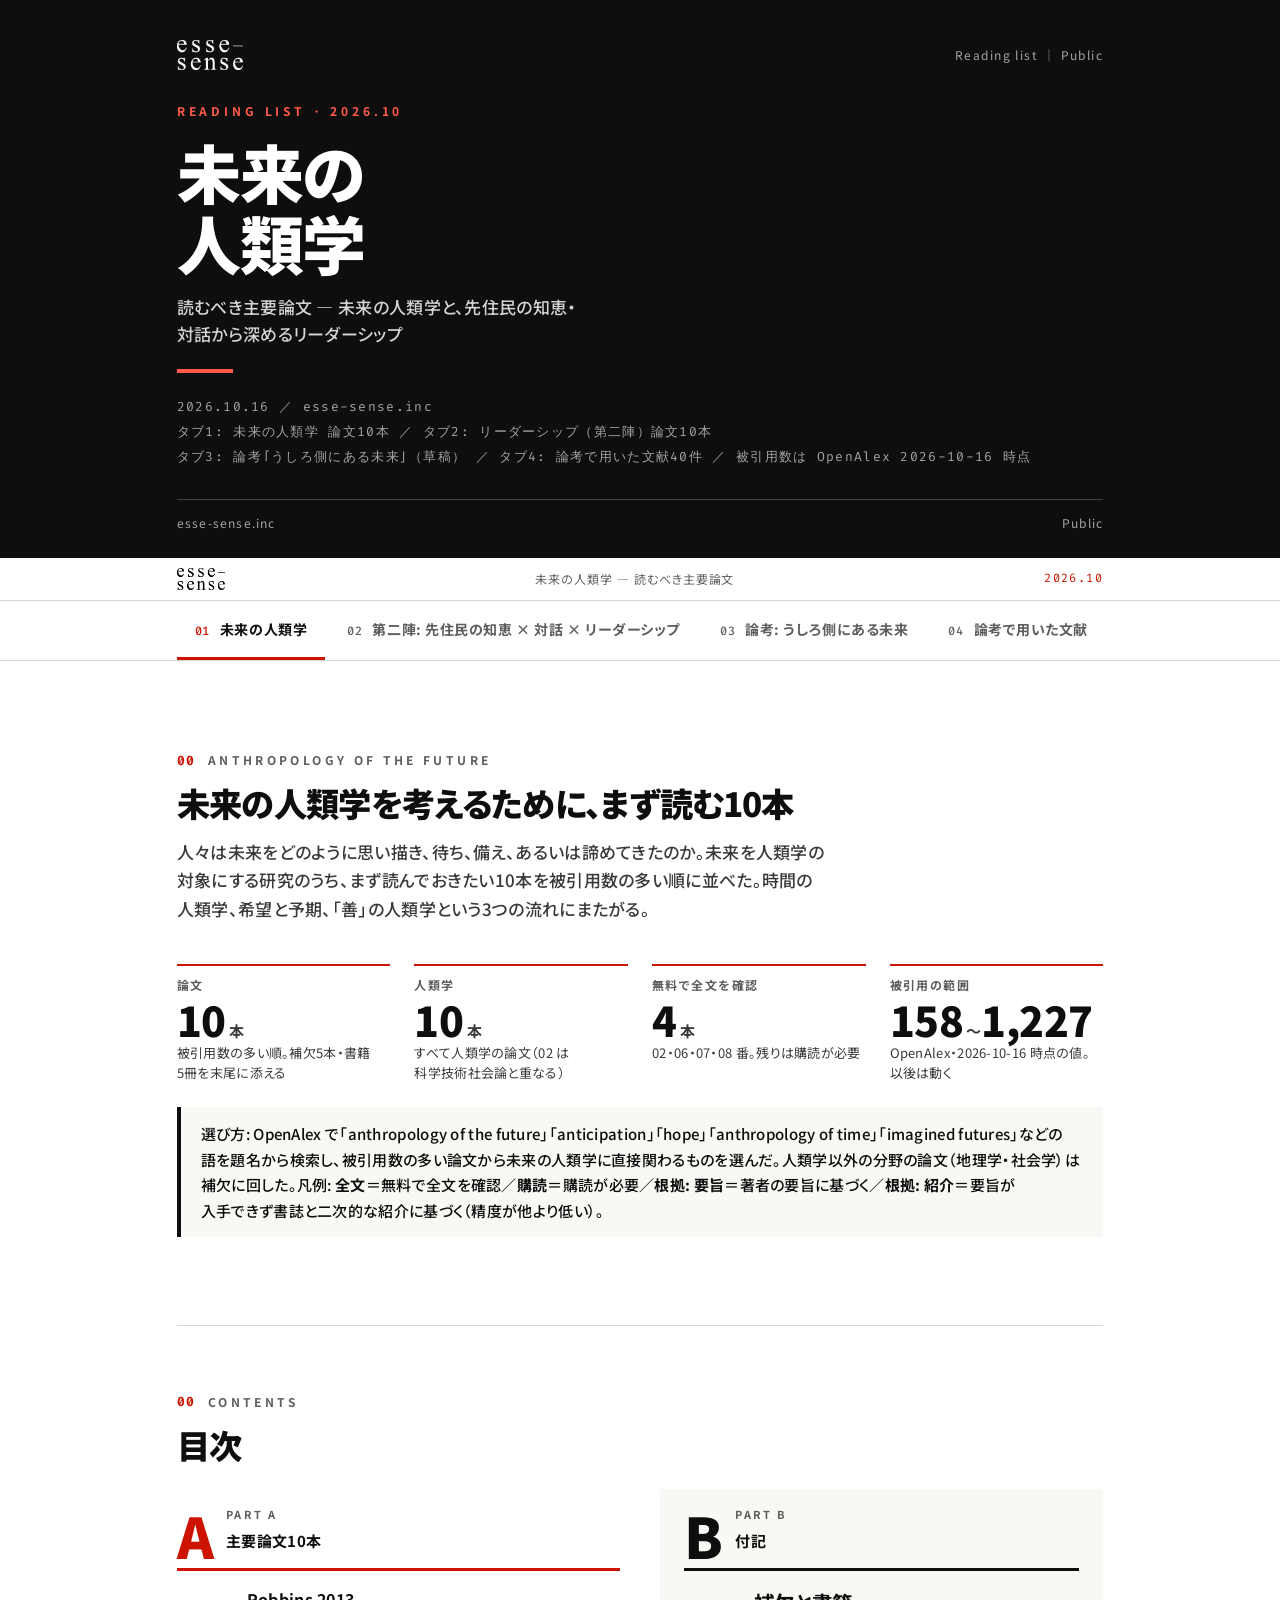
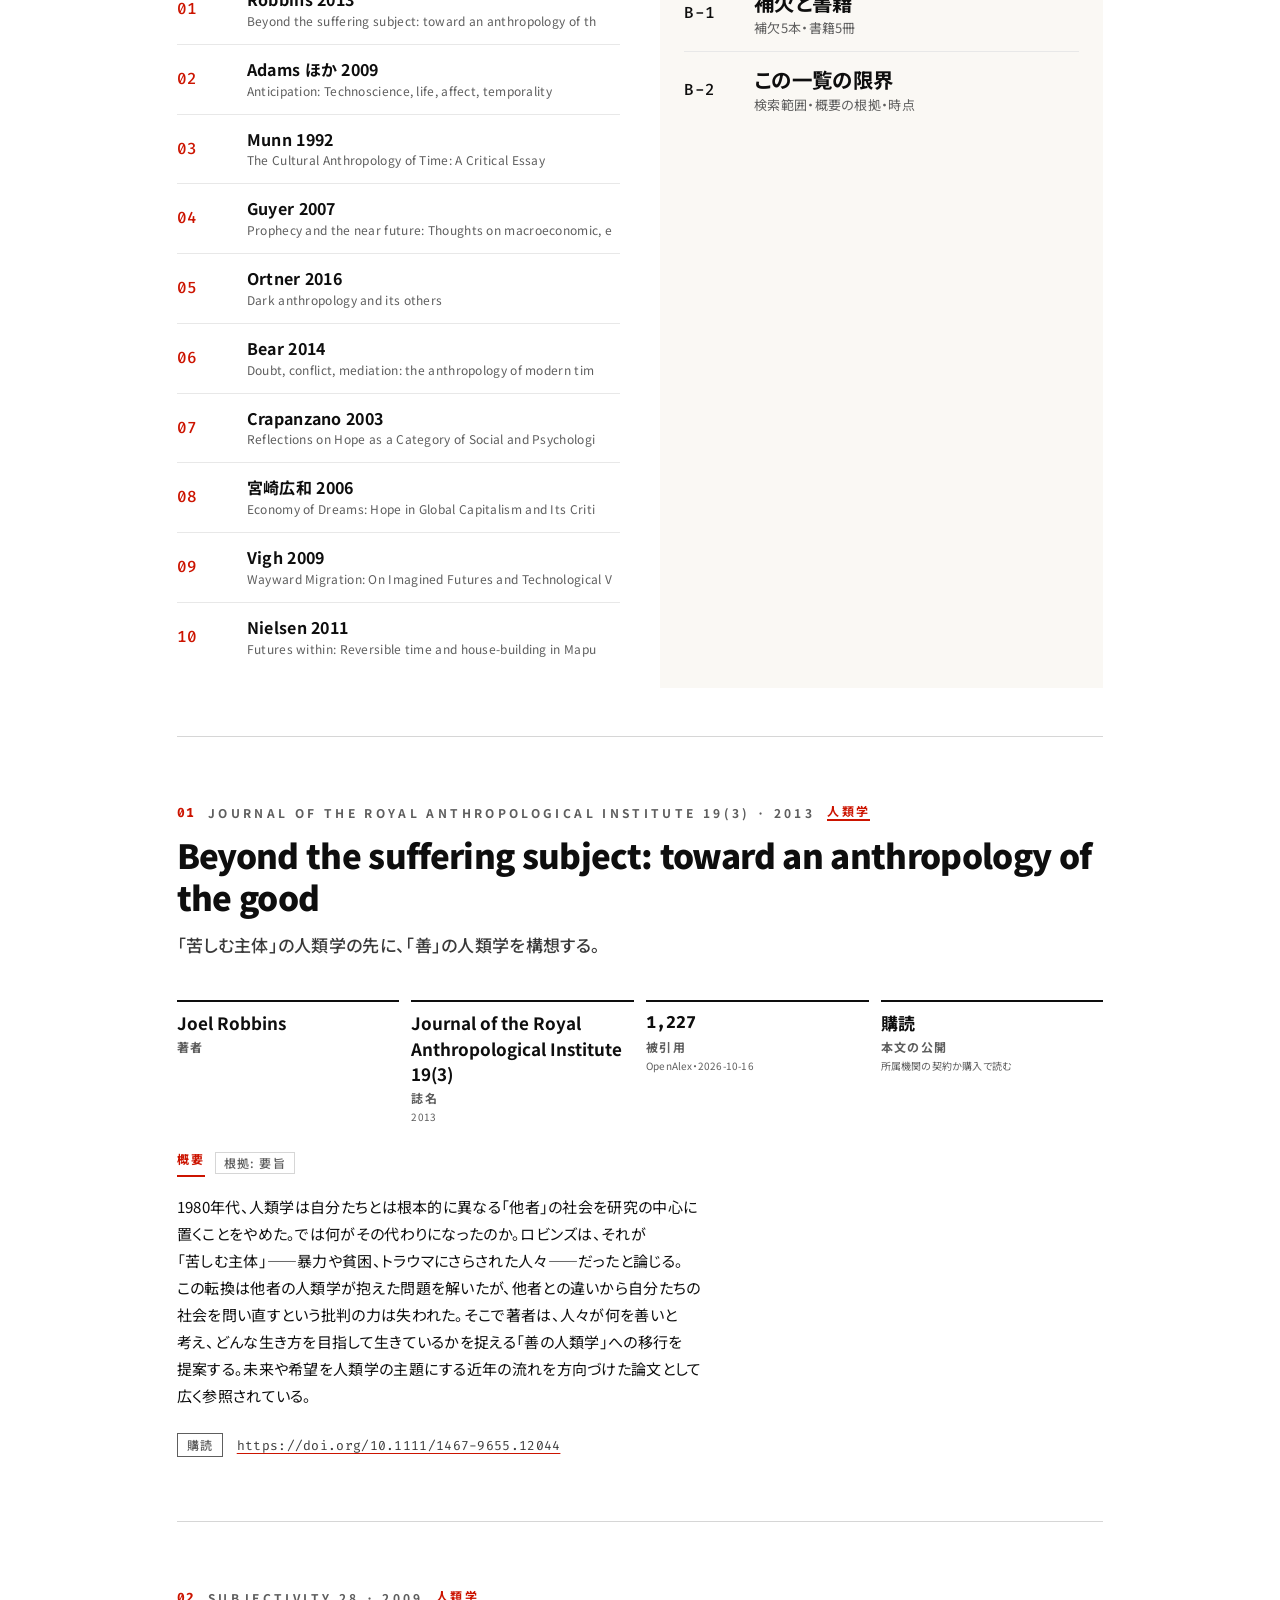
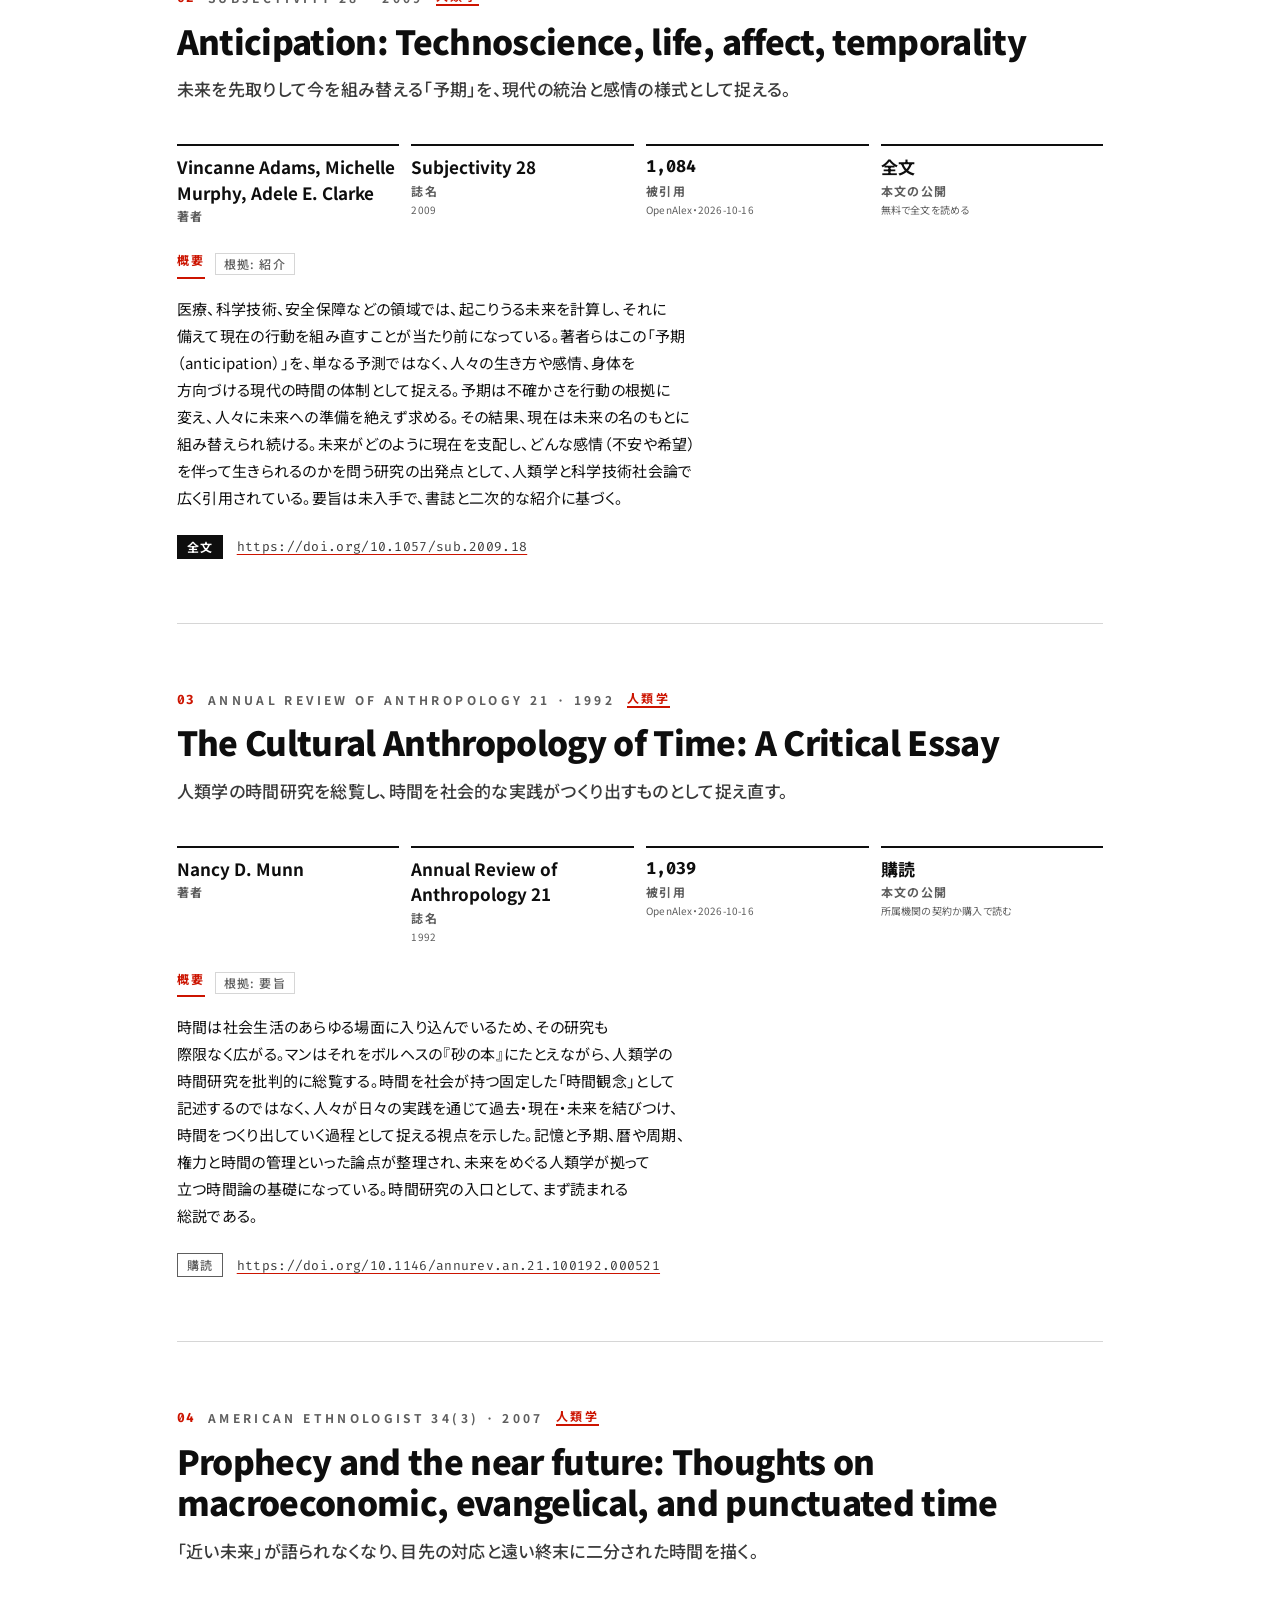
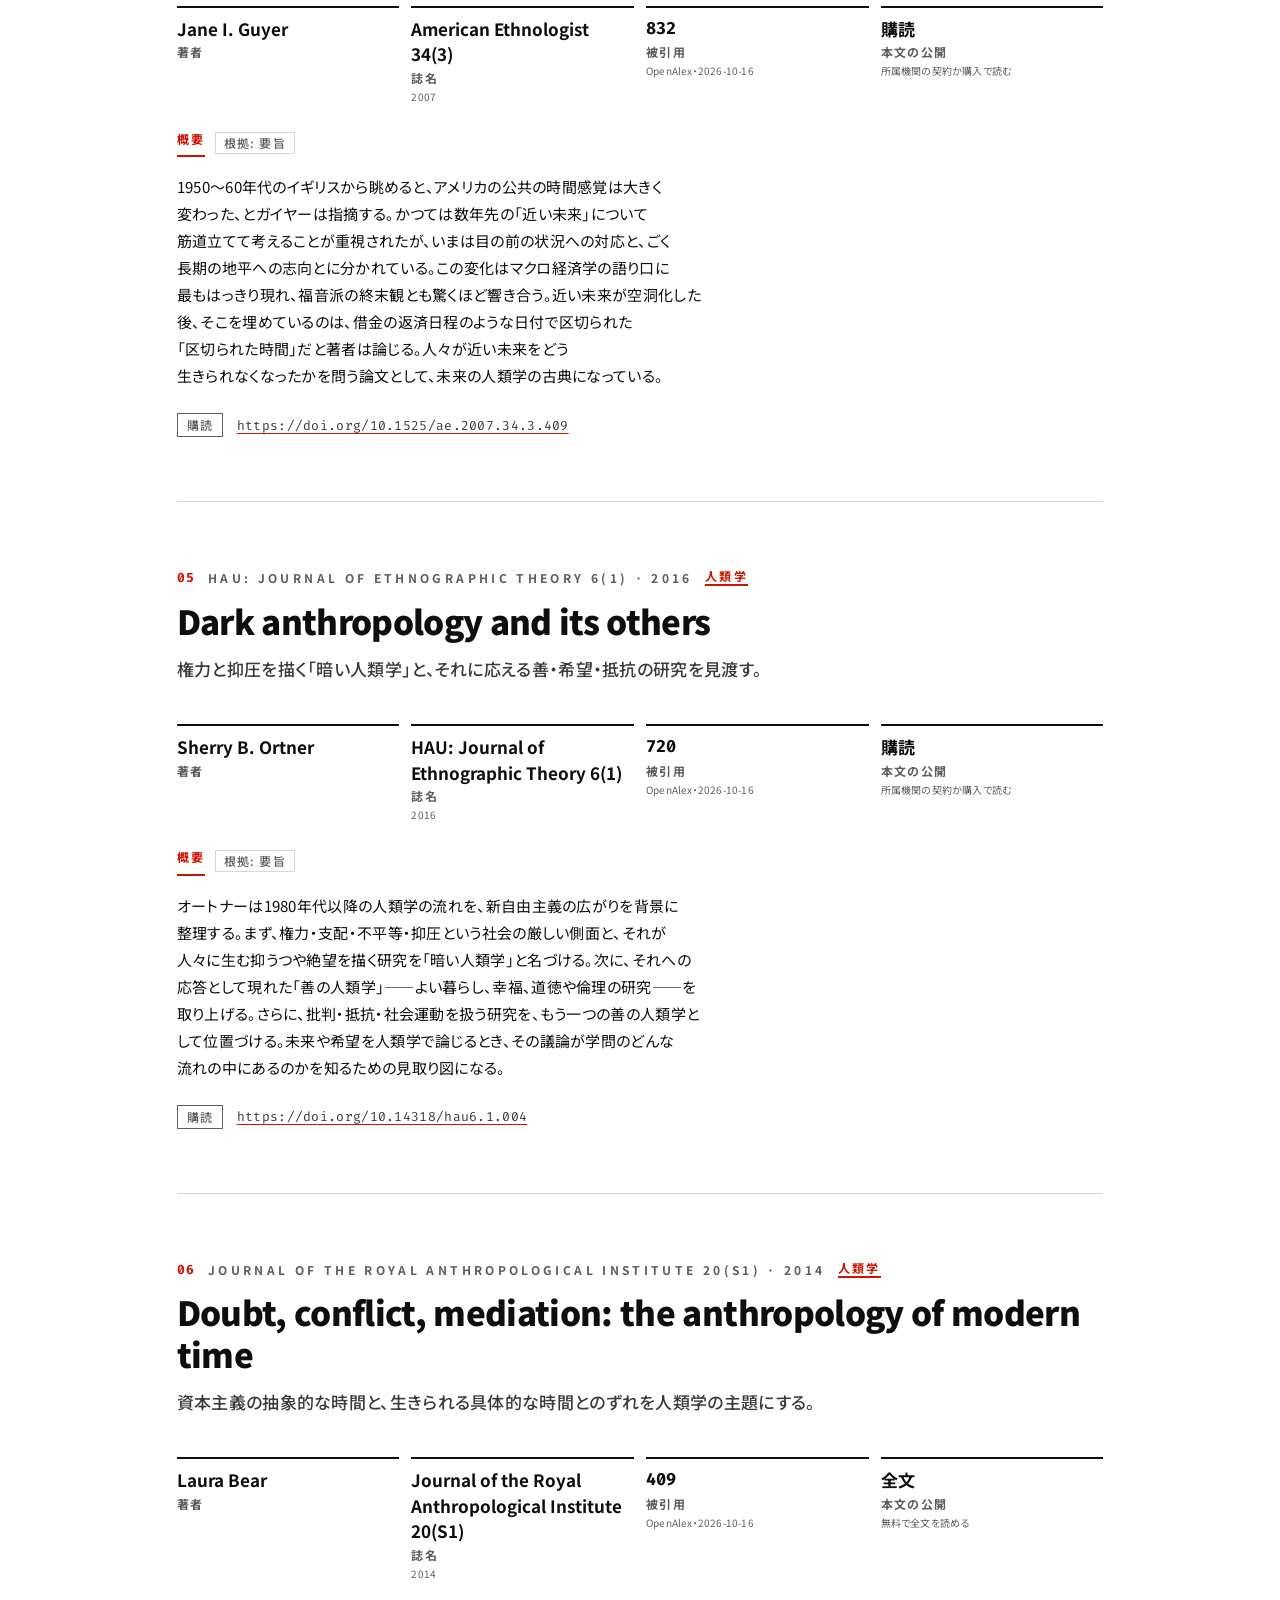
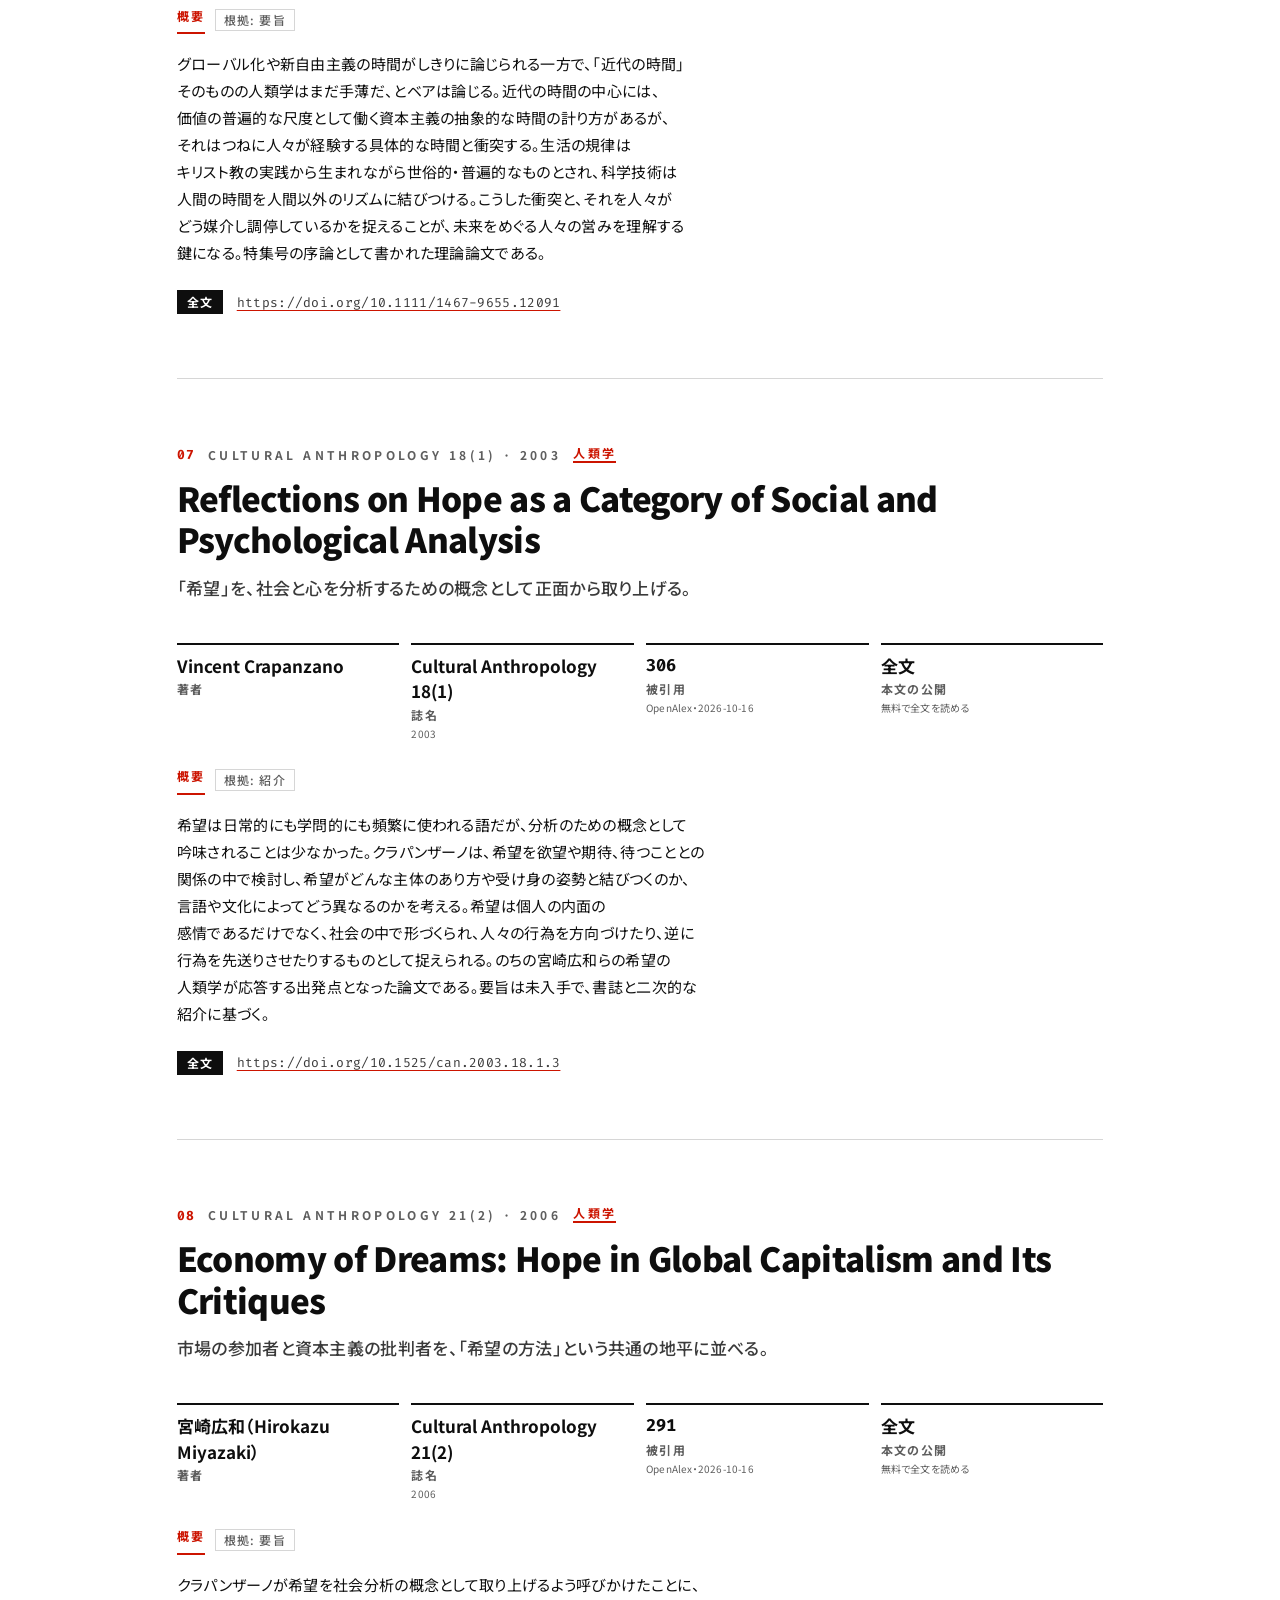
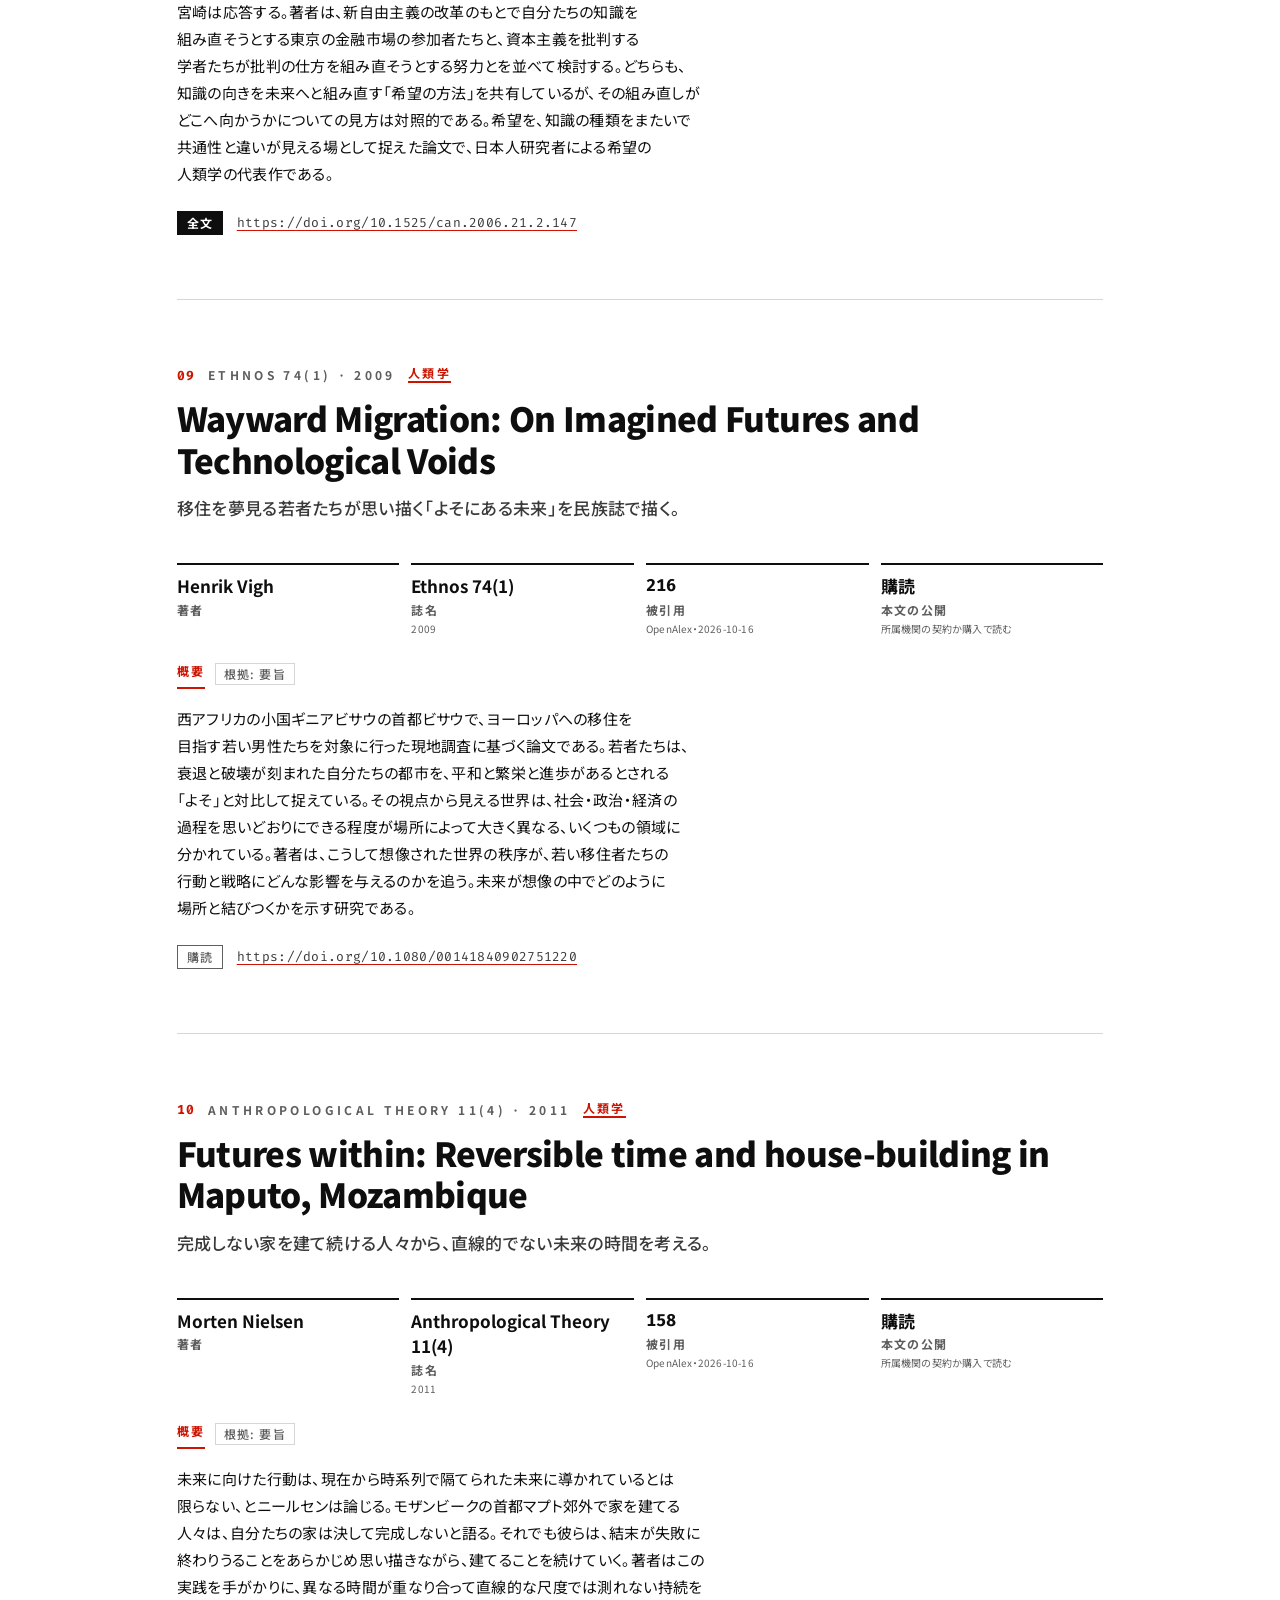
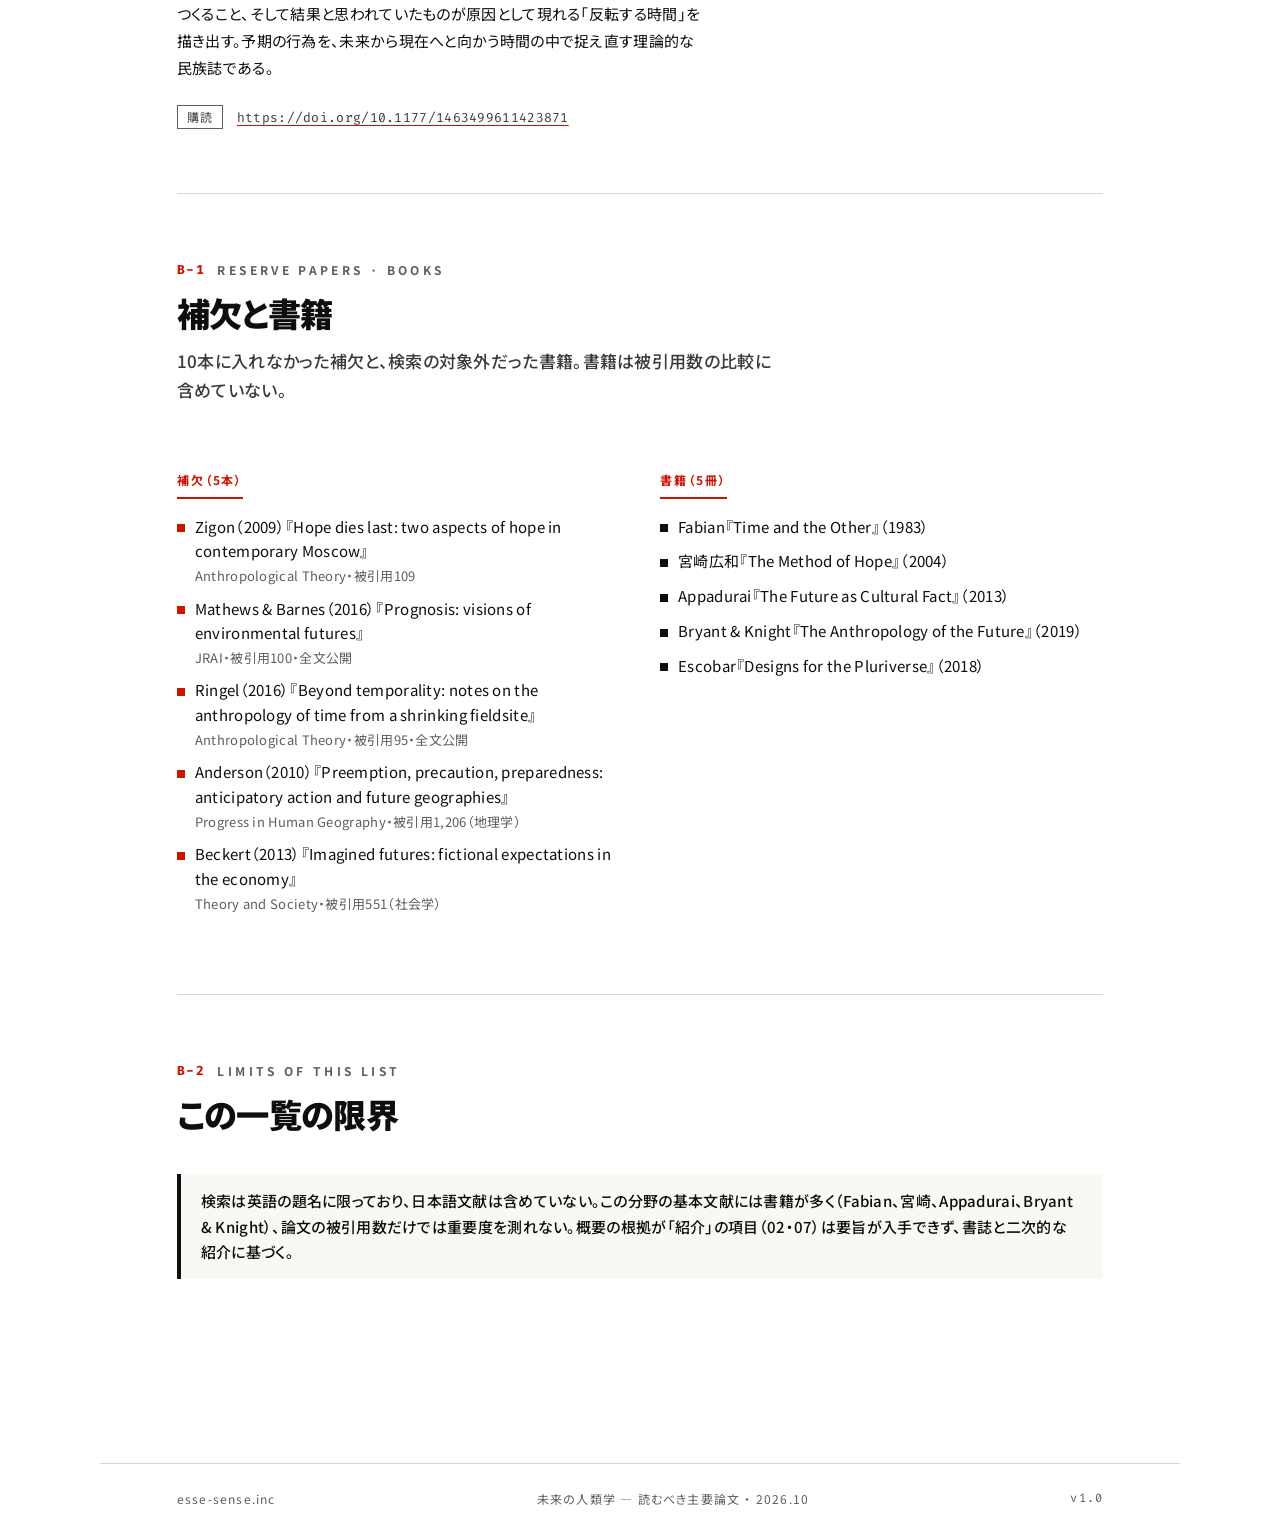
<file: index.html>
<!DOCTYPE html>
<!--
  型: urban-memory-reading-list/index.html の head（esse-sense 基礎レポートデザイン /esrep の写し＋文献一覧の部品＋タブ）をそのまま使い、本文だけを差し替えた。
  生成: tools/build.py（再実行で上書き）。書誌と被引用数は OpenAlex 2026-10-16。
-->
<html lang="ja">
<head>
<meta charset="UTF-8">
<meta name="viewport" content="width=device-width, initial-scale=1.0">
<title>未来の人類学 ― 読むべき主要論文</title>
<meta name="description" content="未来の人類学をめぐる主要論文10本と、先住民未来学・対話・先住民の知恵からリーダーシップを深める論文10本の文献一覧。著者・年・誌名・被引用数・300字程度の概要と、本文に無料で到達できるかを1枚にまとめた。">
<meta property="og:type" content="article">
<meta property="og:site_name" content="esse-sense">
<meta property="og:title" content="未来の人類学 ― 読むべき主要論文">
<meta property="og:description" content="未来の人類学をめぐる主要論文10本と、先住民未来学・対話・先住民の知恵からリーダーシップを深める論文10本の文献一覧。著者・年・誌名・被引用数・300字程度の概要と、本文に無料で到達できるかを1枚にまとめた。">
<meta property="og:locale" content="ja_JP">
<meta name="twitter:card" content="summary">
<link rel="icon" href="https://esse-sense.com/favicon.ico">
<link rel="preconnect" href="https://fonts.googleapis.com">
<link rel="preconnect" href="https://fonts.gstatic.com" crossorigin>
<link href="https://fonts.googleapis.com/css2?family=Noto+Sans+JP:wght@300;400;500;700;900&family=Fira+Code:wght@400;500&display=swap" rel="stylesheet">
<style>
/* ===========================================================
   esse-sense 基礎レポート（report-base）
   基礎スライド（esse-sense-slide-base）と同じ :root を写し、
   版面だけを「投影する16:9」から「読む縦長の文書」へ移した。
   型スケールは ds/tokens.css の本文版面（--fs-body clamp）に乗る。
   =========================================================== */
:root {
  /* ---- 上段: 正本 ds/tokens.css と同名のキーは同値（同名異値を作らない）。照合は ds/verify-base-root.mjs ---- */
  --paper: #FFFFFF; --surface: #FAFAFA; --surface-warm: #FAF8F4;
  --ink-strong: #0E0E0E; --ink: #1A1A1A; --ink-soft: #3A3A3A; --ink-mute: #6B6B6B;
  --rule: #E6E6E6;
  --rule-light: #E8E8E8;   /* 正本に無い */
  --accent: #CC1400; --accent-deep: #9A0F00; --accent-soft: #FF6A5A;
  /* 基礎スライドと見た目を揃えるため、--es-* は同値を継承する */
  /* ---- 局所名（--es-*）: 正本 tokens.css に無い、または正本と値を変えたい投影・本文用の値 ---- */
  --es-ink: var(--ink-strong);   /* 本文と暗面の地を兼ねる。正本 --ink-strong を参照 */
  /* 原本 komany-yoima-zemi/slides/deck.html で「投影での薄れを見込み一段濃く」した値 */
  --es-ink-mute: #5E5E5E; --es-rule: #D6D6D6; --es-rule-light: #E8E8E8;
  /* ANSWER+ CI の暗面の赤（tokens.css answer-warm-dark の --accent）。紙面の地には使わない */
  --es-accent-on-dark: #FF5A47;
  --font-sans: "Noto Sans JP", "Hiragino Sans", -apple-system, sans-serif;
  --font-mono: "Fira Code", "SF Mono", Menlo, monospace;
  --fs-body: clamp(15px, 1.05vw, 17px);
  --fs-lead: clamp(17px, 1.3vw, 20px);
  --fs-h2: clamp(26px, 2.6vw, 36px);
  --fs-h3: clamp(19px, 1.6vw, 22px);
  --fs-title: clamp(36px, 5vw, 64px);
  --measure: 66ch; --measure-wide: 1080px;
  --side: clamp(16px, 6vw, 96px);
  --space-1: 8px; --space-2: 16px; --space-3: 24px; --space-4: 40px; --space-5: 64px; --space-6: 96px;
  --ease: cubic-bezier(.16,1,.3,1);
}
* { box-sizing: border-box; -webkit-print-color-adjust: exact; print-color-adjust: exact; }
html { scroll-behavior: smooth; }
@media (prefers-reduced-motion: reduce) { html { scroll-behavior: auto; } }
body { margin: 0; background: var(--paper); color: var(--es-ink); font-family: var(--font-sans); font-size: var(--fs-body); line-height: 1.8; letter-spacing: .02em; font-feature-settings: "palt", "kern"; -webkit-font-smoothing: antialiased; text-rendering: optimizeLegibility; word-break: auto-phrase; }
img { max-width: 100%; display: block; }
a { color: inherit; }
:focus-visible { outline: 2px solid var(--accent); outline-offset: 3px; }
.skip-link { position: absolute; left: -999px; top: 8px; background: var(--es-ink); color: #fff; padding: 8px 12px; z-index: 100; }
.skip-link:focus { left: 8px; }
strong { color: var(--accent); font-weight: 700; }
.mono { font-family: var(--font-mono); }

/* ---------- 表紙（写真＋近黒パネル。スライド 01 と同じ構図） ---------- */
.cover { display: grid; grid-template-columns: 1.15fr 1fr; min-height: 78vh; }
.cover-photo { position: relative; overflow: hidden; background: var(--lqip, var(--surface)); min-height: 320px; }
.cover-photo img { width: 100%; height: 100%; object-fit: cover; }
.cover-photo .credit { position: absolute; left: 0; bottom: 0; padding: 6px 12px; font-size: 11px; letter-spacing: .12em; color: rgba(255,255,255,.9); background: rgba(14,14,14,.74); }
.cover-panel { background: var(--es-ink); color: #fff; padding: var(--space-4) var(--space-4) var(--space-3); display: grid; grid-template-rows: auto 1fr auto; gap: var(--space-3); }
.brand-logo { height: 30px; width: auto; }
.cover-head { display: flex; justify-content: space-between; align-items: center; gap: 16px; font-size: 12px; letter-spacing: .12em; color: rgba(255,255,255,.62); }
.cover-main { display: flex; flex-direction: column; justify-content: center; }
.cover-eyebrow { font-size: 12px; font-weight: 700; letter-spacing: .32em; color: var(--es-accent-on-dark); text-transform: uppercase; margin-bottom: 14px; }
.cover-title { font-weight: 900; font-size: var(--fs-title); line-height: 1.12; letter-spacing: -.02em; margin: 0; }
.cover-sub { font-size: var(--fs-lead); font-weight: 500; color: rgba(255,255,255,.82); margin-top: 14px; line-height: 1.6; }
.cover-rule { width: 56px; height: 4px; background: var(--es-accent-on-dark); margin: 22px 0; }
.cover-meta { font-family: var(--font-mono); font-size: 13px; letter-spacing: .1em; color: rgba(255,255,255,.62); line-height: 1.9; }
.cover-foot { display: flex; justify-content: space-between; font-size: 12px; letter-spacing: .1em; color: rgba(255,255,255,.62); padding-top: 12px; border-top: 1px solid rgba(255,255,255,.22); }
@media (max-width: 800px) { .cover { grid-template-columns: 1fr; } .cover-photo { min-height: 46vw; } }

/* ---------- 走る見出し（スクロールで追従） ---------- */
.topbar { position: sticky; top: 0; z-index: 50; background: rgba(255,255,255,.96); backdrop-filter: blur(6px); border-bottom: 1px solid var(--es-rule); }
.topbar-inner { max-width: var(--measure-wide); margin: 0 auto; padding: 10px var(--side); display: grid; grid-template-columns: auto 1fr auto; gap: 20px; align-items: center; }
.topbar .brand-logo { height: 22px; }
.topbar .doc { font-size: 12px; letter-spacing: .08em; color: var(--es-ink-mute); text-align: center; overflow: hidden; white-space: nowrap; text-overflow: ellipsis; }
.topbar .num { font-family: var(--font-mono); font-size: 12px; letter-spacing: .12em; color: var(--accent); }

/* ---------- 版面 ---------- */
.page { max-width: var(--measure-wide); margin: 0 auto; padding: var(--space-5) var(--side) var(--space-6); }
.section { padding: var(--space-5) 0; border-top: 1px solid var(--es-rule); }
.section:first-of-type { border-top: none; padding-top: var(--space-3); }
.sec-head { margin-bottom: var(--space-4); }
.eyebrow { font-size: 12px; font-weight: 700; letter-spacing: .28em; color: var(--es-ink-mute); text-transform: uppercase; display: flex; align-items: center; gap: 12px; }
.eyebrow .n { font-family: var(--font-mono); font-size: 13px; color: var(--accent); letter-spacing: .12em; }
h2 { font-weight: 900; font-size: var(--fs-h2); line-height: 1.25; letter-spacing: -.02em; margin: 10px 0 0; }
.lead { font-size: var(--fs-lead); line-height: 1.7; font-weight: 500; color: var(--ink-soft); max-width: var(--measure); margin: 14px 0 0; }
h3 { font-size: var(--fs-h3); font-weight: 700; line-height: 1.35; margin: var(--space-4) 0 var(--space-2); letter-spacing: -.01em; }
.subhead { font-size: 12px; font-weight: 700; letter-spacing: .16em; color: var(--accent); text-transform: uppercase; margin: var(--space-3) 0 var(--space-2); padding-bottom: 6px; border-bottom: 2px solid var(--accent); display: inline-block; }
p { max-width: var(--measure); margin: 0 0 var(--space-2); }
.prose > p + p { text-indent: 1em; }
.two { display: grid; grid-template-columns: 1fr 1fr; gap: var(--space-4); align-items: start; }
.wide-l { display: grid; grid-template-columns: 1.25fr 1fr; gap: var(--space-4); align-items: start; }
@media (max-width: 800px) { .two, .wide-l { grid-template-columns: 1fr; } }

/* ---------- 部品（スライドと同名・同値） ---------- */
.facts { display: grid; grid-template-columns: repeat(4, minmax(0,1fr)); gap: var(--space-3); margin: var(--space-3) 0; }
.facts.f3 { grid-template-columns: repeat(3, minmax(0,1fr)); }
@media (max-width: 800px) { .facts, .facts.f3 { grid-template-columns: repeat(2, minmax(0,1fr)); } }
.fact { border-top: 2px solid var(--accent); padding-top: 8px; display: flex; flex-direction: column; gap: 2px; }
.fact-label { font-size: 12px; font-weight: 700; letter-spacing: .12em; color: var(--es-ink-mute); }
.fact-num { font-weight: 900; font-size: clamp(30px, 3.2vw, 42px); line-height: 1.05; color: var(--accent); letter-spacing: -.01em; }
.fact-num .unit { font-size: 15px; font-weight: 700; color: var(--ink-soft); margin-left: 3px; }
.fact-num.ink { color: var(--es-ink); }
.fact-desc { font-size: 13px; line-height: 1.55; color: var(--ink-soft); }
ul.pts { list-style: none; padding: 0; margin: 0 0 var(--space-2); display: flex; flex-direction: column; gap: 10px; max-width: var(--measure); }
ul.pts li { position: relative; padding-left: 18px; line-height: 1.65; }
ul.pts li::before { content: ""; position: absolute; left: 0; top: .66em; width: 8px; height: 8px; background: var(--accent); }
ul.pts li.warn::before { background: var(--es-ink); }
ul.pts small { display: block; font-size: 13px; color: var(--es-ink-mute); margin-top: 1px; }
.note { padding: 14px 20px; background: var(--surface-warm); border-left: 4px solid var(--accent); font-weight: 500; line-height: 1.7; margin: var(--space-3) 0; max-width: var(--measure-wide); }
.note.ink { border-left-color: var(--es-ink); }
table.tbl { width: 100%; border-collapse: collapse; margin: var(--space-2) 0; }
table.tbl th { font-size: 12px; font-weight: 700; letter-spacing: .12em; color: var(--es-ink-mute); text-align: left; padding: 4px 10px 8px; border-bottom: 2px solid var(--es-ink); }
table.tbl th.r, table.tbl td.r { text-align: right; }
table.tbl td { padding: 10px; border-bottom: 1px solid var(--es-rule-light); vertical-align: middle; }
table.tbl td.nm { font-weight: 700; }
table.tbl td.nm small { display: block; font-size: 12px; font-weight: 400; color: var(--es-ink-mute); }
table.tbl td.r { font-family: var(--font-mono); font-size: 1.02em; font-weight: 500; font-variant-numeric: tabular-nums; }
table.tbl td.r.hi { color: var(--accent); font-weight: 700; }
table.tbl td.r.dim { color: var(--es-ink-mute); }
table.tbl tr.total td { border-top: 2px solid var(--es-ink); border-bottom: none; font-weight: 700; background: var(--surface); }
.tbl-wrap { overflow-x: auto; max-width: 100%; }
.caption { font-size: 12px; color: var(--es-ink-mute); line-height: 1.6; margin: 6px 0 var(--space-3); }
.steps { display: grid; grid-template-columns: repeat(3, minmax(0,1fr)); gap: var(--space-3); margin: var(--space-3) 0; }
@media (max-width: 800px) { .steps { grid-template-columns: 1fr; } }
.steps div { border-top: 4px solid var(--accent); padding-top: 10px; display: flex; flex-direction: column; gap: 6px; }
.steps div:nth-child(2) { border-top-color: var(--es-ink); }
.steps h6 { margin: 0; font-family: var(--font-mono); font-size: 12px; font-weight: 500; letter-spacing: .12em; color: var(--accent); }
.steps div:nth-child(2) h6 { color: var(--es-ink); }
.steps .st { font-size: var(--fs-h3); font-weight: 700; line-height: 1.35; }
.steps p { font-size: 14px; line-height: 1.65; color: var(--ink-soft); margin: 0; }
figure.ph { margin: var(--space-3) 0; position: relative; overflow: hidden; background: var(--lqip, var(--surface)); }
figure.ph img { width: 100%; height: 100%; object-fit: cover; }
figure.ph figcaption { position: absolute; left: 0; right: 0; bottom: 0; padding: 6px 12px; font-size: 12px; line-height: 1.4; font-weight: 500; color: #fff; background: rgba(14,14,14,.74); }
.collage { display: grid; grid-template-columns: 1.5fr 1fr 1fr; grid-template-rows: 220px 220px; gap: 10px; margin: var(--space-3) 0; }
.collage figure.ph { margin: 0; }
.collage .a { grid-row: 1 / 3; }
.collage .voice { background: var(--es-ink); color: #fff; padding: 20px 22px; display: flex; flex-direction: column; justify-content: center; gap: 12px; }
.voice .vq { font-size: 17px; font-weight: 700; line-height: 1.6; padding-left: 14px; border-left: 3px solid var(--es-accent-on-dark); }
.voice .vc { font-size: 12px; font-weight: 500; letter-spacing: .12em; color: var(--es-accent-on-dark); }
@media (max-width: 800px) { .collage { grid-template-columns: 1fr 1fr; grid-template-rows: auto; } .collage .a { grid-column: 1 / -1; grid-row: auto; height: 52vw; } .collage figure.ph { height: 40vw; } }
.quote { padding-left: 14px; border-left: 3px solid var(--accent); font-size: 15px; line-height: 1.7; color: var(--ink-soft); max-width: var(--measure); margin: var(--space-2) 0; }
.quote b { display: block; font-size: 11px; letter-spacing: .1em; color: var(--es-ink-mute); margin-top: 4px; font-weight: 700; }
.people { display: grid; grid-template-columns: repeat(4, minmax(0,1fr)); gap: 12px; margin: var(--space-2) 0; }
.people div { border-top: 2px solid var(--es-ink); padding-top: 8px; font-size: 14px; line-height: 1.5; }
.people div b { display: block; font-size: 17px; }
.people div small { color: var(--es-ink-mute); }

/* ---------- 目次（スライド 02 と同じ A/B 列） ---------- */
.toc { display: grid; grid-template-columns: 1fr 1fr; gap: var(--space-4); }
@media (max-width: 800px) { .toc { grid-template-columns: 1fr; } }
.toc-col.b { background: var(--surface-warm); padding: var(--space-2) var(--space-3); margin: calc(-1 * var(--space-2)) 0; }
.toc-head { display: grid; grid-template-columns: auto 1fr; gap: 14px; align-items: end; padding-bottom: 8px; border-bottom: 3px solid var(--accent); margin-bottom: 4px; }
.toc-col.b .toc-head { border-bottom-color: var(--es-ink); }
.toc-head .letter { font-weight: 900; font-size: 56px; line-height: .9; letter-spacing: -.03em; color: var(--accent); }
.toc-col.b .toc-head .letter { color: var(--es-ink); }
.toc-head .lab { font-size: 15px; font-weight: 700; padding-bottom: 6px; }
.toc-head .lab small { display: block; font-size: 11px; letter-spacing: .2em; color: var(--es-ink-mute); text-transform: uppercase; margin-bottom: 2px; }
.toc-item { display: grid; grid-template-columns: 56px 1fr; gap: 14px; align-items: center; padding: 14px 0; border-bottom: 1px solid var(--es-rule-light); color: inherit; text-decoration: none; }
.toc-item:last-child { border-bottom: none; }
.toc-item:hover .t { color: var(--accent); }
.toc-item .n { font-family: var(--font-mono); font-size: 16px; font-weight: 500; color: var(--accent); letter-spacing: .04em; }
.toc-col.b .toc-item .n { color: var(--es-ink); }
.toc-item .t { font-size: var(--fs-h3); font-weight: 700; line-height: 1.3; }
.toc-item .t small { display: block; font-size: 13px; font-weight: 400; color: var(--es-ink-mute); margin-top: 2px; line-height: 1.5; }

/* ---------- 結び（暗面） ---------- */
.closing { background: var(--es-ink); color: #fff; position: relative; overflow: hidden; }
.closing .bg { position: absolute; inset: 0; }
.closing .bg img { width: 100%; height: 100%; object-fit: cover; opacity: .22; filter: grayscale(1); }
.closing-inner { position: relative; max-width: var(--measure-wide); margin: 0 auto; padding: var(--space-6) var(--side); }
.closing .eyebrow { color: var(--es-accent-on-dark); }
.closing .msg { font-weight: 900; font-size: var(--fs-h2); line-height: 1.4; letter-spacing: -.02em; margin: 14px 0 0; max-width: 28ch; }
.closing .msg-rule { width: 56px; height: 3px; background: var(--es-accent-on-dark); margin: 24px 0; }
.closing .voices { display: grid; grid-template-columns: repeat(2, minmax(0,1fr)); gap: 14px 32px; max-width: var(--measure-wide); }
@media (max-width: 800px) { .closing .voices { grid-template-columns: 1fr; } }
.closing .voices div { padding: 2px 0 2px 14px; border-left: 2px solid rgba(255,255,255,.3); }
.closing .voices b { display: block; font-size: 13px; letter-spacing: .08em; color: var(--es-accent-on-dark); margin-bottom: 2px; }
.closing .voices span { font-size: 15px; line-height: 1.6; color: rgba(255,255,255,.94); }
.closing p.msg-note { color: rgba(255,255,255,.76); margin-top: var(--space-3); }

/* ---------- フッター ---------- */
.foot { max-width: var(--measure-wide); margin: 0 auto; padding: var(--space-3) var(--side); display: grid; grid-template-columns: auto 1fr auto; gap: 16px; font-size: 12px; letter-spacing: .1em; color: var(--es-ink-mute); border-top: 1px solid var(--es-rule); }
.foot .c { text-align: center; }
@media (max-width: 640px) { .foot { grid-template-columns: 1fr; text-align: left; } .foot .c { text-align: left; } }

/* ---------- 印刷（A4 縦・柱と頁番号） ---------- */
@page { size: A4; margin: 18mm 16mm 20mm; @top-left { content: "esse-sense.inc"; font-family: "Noto Sans JP", sans-serif; font-size: 8pt; letter-spacing: .1em; color: #5E5E5E; } @top-right { content: string(doctitle); font-family: "Noto Sans JP", sans-serif; font-size: 8pt; letter-spacing: .08em; color: #5E5E5E; } @bottom-center { content: counter(page); font-family: "Fira Code", monospace; font-size: 8pt; color: #CC1400; } }
.doc-title { string-set: doctitle content(); }
@media print {
  .topbar { display: none; }
  .cover { min-height: auto; break-after: page; grid-template-columns: 1fr; }
  .cover-photo { height: 110mm; }
  .cover-panel { padding: 16mm 14mm; }
  .section { break-before: page; border-top: none; padding-top: 0; }
  .section:first-of-type { break-before: auto; }
  .facts, .steps, table.tbl, figure.ph, .note, .collage { break-inside: avoid; }
  .closing { break-before: page; }
  .closing .bg { display: none; }
  body { font-size: 10.5pt; line-height: 1.7; }
}

/* ===========================================================
   案件固有（additive・型の CSS は変えない）— 文献一覧の部品
   値はすべて上の :root のトークンを参照する。新しい色・書体は作らない。
   =========================================================== */
/* 写真を持たない表紙: パネルのみを全幅に。高さは内容に合わせる（この案件に属する写真が無いため） */
.cover.lit-nophoto { grid-template-columns: 1fr; min-height: auto; }
.cover.lit-nophoto .cover-panel { min-height: 62vh; padding-left: var(--side); padding-right: var(--side); }
/* 内側を本文 .page と同じ幅・同じ左端に（1280 幅で表紙と本文の左端がずれていた・auditor 指摘） */
.cover.lit-nophoto .cover-head, .cover.lit-nophoto .cover-main, .cover.lit-nophoto .cover-foot { width: 100%; max-width: calc(var(--measure-wide) - 2 * var(--side)); margin-left: auto; margin-right: auto; }
.cover.lit-nophoto .cover-sub { max-width: 40ch; }
/* 書誌メタ: 型の .people（上罫＋太字の見出し）をそのまま使い、狭幅だけ 2 列にする */
.lit-meta.people { margin: var(--space-3) 0 var(--space-2); }
.lit-meta.people div b { overflow-wrap: anywhere; }
.lit-meta.people div { font-size: 12px; font-weight: 700; letter-spacing: .12em; color: var(--es-ink-mute); }
.lit-meta.people div b { font-weight: 700; letter-spacing: 0; color: var(--es-ink); margin-bottom: 2px; }
.lit-meta.people div small { font-weight: 400; letter-spacing: .02em; display: block; margin-top: 2px; }
@media (max-width: 640px) { .lit-meta.people { grid-template-columns: repeat(2, minmax(0,1fr)); } }
/* 公開状態のラベル: 文字＋形（塗り／枠／細い枠）で区別し、色だけに頼らない */
.lit-st { display: inline-block; font-size: 12px; font-weight: 700; letter-spacing: .08em; line-height: 1; padding: 5px 9px; border: 1px solid var(--es-ink); color: var(--es-ink); white-space: nowrap; }
.lit-st.open { background: var(--es-ink); color: #fff; }
.lit-st.paywall { border-color: var(--es-ink-mute); color: var(--es-ink-mute); font-weight: 500; }
/* 人類学の印: 文字で示し、下罫だけをアクセントにする */
.lit-tag { font-family: var(--font-sans); font-size: 12px; font-weight: 700; letter-spacing: .2em; color: var(--accent); border-bottom: 2px solid var(--accent); padding-bottom: 2px; line-height: 1; text-transform: none; }
/* 概要の根拠ラベル（本文／要旨／紹介）: 小さく、罫1本の枠 */
.lit-basis { display: inline-block; font-size: 12px; font-weight: 500; letter-spacing: .1em; line-height: 1; padding: 4px 8px; border: 1px solid var(--es-rule); color: var(--es-ink-mute); vertical-align: middle; margin-left: 10px; }
.lit-sumhead { display: flex; align-items: center; flex-wrap: wrap; gap: 8px 0; margin: var(--space-3) 0 var(--space-2); }
.lit-sumhead .subhead { margin: 0; }
/* 概要本文: 型の本文幅・行間のまま。差し替えやすいよう 1 段落 = 1 要素 */
p.lit-summary { max-width: var(--measure); margin: 0 0 var(--space-3); }
/* 本文への経路: 等幅・折り返し可（横スクロールを出さない） */
.lit-link { display: flex; flex-wrap: wrap; align-items: center; gap: 10px 14px; font-size: 13px; max-width: var(--measure-wide); margin: 0; }
.lit-link a { font-family: var(--font-mono); overflow-wrap: anywhere; word-break: break-all; color: var(--ink-soft); text-decoration-color: var(--accent); text-underline-offset: .2em; }
.lit-link a:hover { color: var(--accent-deep); }
.lit-link .hint { color: var(--es-ink-mute); }
/* 目次の A 列は 10 行になるため、各行の題は 1 行に収める */
.toc-col.a .toc-item .t { font-size: 16px; }
.toc-col.a .toc-item .t small { font-size: 12px; }
/* 凡例の行: ラベル＋説明 */
.lit-legend { list-style: none; margin: 0 0 var(--space-2); padding: 0; display: flex; flex-direction: column; gap: 10px; max-width: var(--measure); }
.lit-legend li { display: flex; align-items: baseline; gap: 12px; line-height: 1.6; }
@media print {
  .cover.lit-nophoto .cover-panel { min-height: auto; }
  .lit-st.open { background: #0E0E0E; color: #fff; }
}
/* タブ（2026-10-16 追加）: 一覧を切り替える。JS が無いときは両方を縦に並べて見せる */
.lit-tabs { border-bottom: 1px solid var(--es-rule); background: #fff; }
.lit-tabs-inner { max-width: var(--measure-wide); margin: 0 auto; padding: 0 var(--side); display: flex; gap: 4px; overflow-x: auto; }
.lit-tab { display: inline-flex; align-items: baseline; gap: 10px; padding: 16px 18px 14px; font-size: 14px; font-weight: 700; letter-spacing: .04em; color: var(--es-ink-mute); text-decoration: none; border-bottom: 3px solid transparent; white-space: nowrap; }
.lit-tab .n { font-family: var(--font-mono); font-size: 12px; font-weight: 500; }
.lit-tab:hover { color: var(--es-ink); }
.lit-tab[aria-selected="true"] { color: var(--es-ink); border-bottom-color: var(--accent); }
.lit-tab[aria-selected="true"] .n { color: var(--accent); }
.lit-tab:focus-visible { outline: 2px solid var(--accent); outline-offset: -2px; }
.js .lit-panel[hidden] { display: none; }
@media print { .lit-tabs { display: none; } .lit-panel[hidden] { display: block !important; } }

/* 論考タブ（2026-10-16 追加）: 長文を読ませる版面。値は :root のトークンを参照する */
.lit-essay { max-width: var(--measure); }
.lit-essay h2 { font-size: 22px; font-weight: 900; letter-spacing: -.01em; margin: var(--space-5) 0 var(--space-2); padding-top: var(--space-3); border-top: 1px solid var(--es-rule); }
.lit-essay h3 { font-size: 17px; font-weight: 700; margin: var(--space-4) 0 var(--space-1); }
.lit-essay p { margin: 0 0 1em; line-height: 2; text-indent: 1em; }
.lit-essay .lit-essay-ref p { text-indent: -2em; padding-left: 2em; font-size: 13px; line-height: 1.7; }
.lit-essay hr { border: 0; border-top: 1px solid var(--es-rule); margin: var(--space-3) 0; }
.lit-essay em { font-style: normal; }
.lit-reftable { width: 100%; border-collapse: collapse; margin: var(--space-2) 0 var(--space-4); font-size: 14px; }
.lit-reftable th { font-size: 12px; font-weight: 700; letter-spacing: .1em; color: var(--es-ink-mute); text-align: left; padding: 4px 10px 8px; border-bottom: 2px solid var(--es-ink); }
.lit-reftable td { padding: 10px; border-bottom: 1px solid var(--es-rule-light); vertical-align: top; line-height: 1.7; }
.lit-reftable td.c { font-family: var(--font-mono); text-align: right; white-space: nowrap; }
.lit-reftable td b { display: block; }
.lit-reftable td small { color: var(--es-ink-mute); }
@media (max-width: 640px) { .lit-reftable, .lit-reftable tbody, .lit-reftable tr, .lit-reftable td { display: block; width: 100%; } .lit-reftable thead { display: none; } .lit-reftable td.c { text-align: left; } }

/* 図表（論考タブ・2026-10-16 追加／2026-10-16 2周目で改訂）: figure / figcaption / table / 表番号。
   値は :root のトークン（--accent / --ink-* / --rule / --space-* / --font-sans / --font-mono）を参照し、独自 hex を置かない。
   図は figc が出した inline SVG（viewBox 付き・色は tokens.json 由来の hex）。
   ★実効文字サイズの規律: figc の文字は viewBox 単位で 11〜12.5（size xs）。表示幅が viewBox 幅を下回ると縮むので、
     図1（viewBox 360）は本文幅の中央に 360〜420px で置き、図2（viewBox 680・quadrant ソルバは xs 幅を持たない）は
     本文の可読幅（--measure）を抜けて 680px まで広げる（1周目の採点で 8.3px まで縮んでいた）。印刷では figure を分割しない。 */
.lit-essay .lit-fig { margin: var(--space-4) 0; padding: 0; break-inside: avoid; page-break-inside: avoid; }
.lit-essay .lit-fig > svg { display: block; width: 100%; height: auto; }
/* 縦長の図（図1）: 幅を抑えて中央に置き、縮尺を 1.0〜1.17 に保つ */
.lit-essay .lit-fig-narrow > svg { max-width: 420px; margin: 0 auto; }
/* 横長の図（図2）: 可読幅を抜けて viewBox 幅まで広げる（縮尺 1.0）。画面が狭ければ画面幅いっぱいで止める */
.lit-essay .lit-fig-wide > svg { width: 680px; max-width: calc(100vw - 2 * var(--side)); margin-left: calc((100% - min(680px, 100vw - 2 * var(--side))) / 2); }
.lit-essay .lit-fig figcaption {
  font-family: var(--font-sans); font-size: var(--fs-caption, 13px); line-height: 1.7; font-weight: 400;
  color: var(--ink-soft); text-indent: 0; margin: var(--space-1) 0 0;
}
.lit-essay .lit-fig figcaption .num { color: var(--accent); font-weight: 700; margin-right: .75em; letter-spacing: .04em; }
.lit-essay .lit-fig figcaption .head { font-weight: 700; color: var(--ink-strong); }
/* 表: 番号つきの表は figcaption を表の上に置く（学術論文の慣行）。図は下 */
.lit-essay .lit-fig-table figcaption { margin: 0 0 var(--space-1); }
.lit-essay .lit-table { width: 100%; border-collapse: collapse; font-size: var(--fs-caption, 13px); line-height: 1.6; font-family: var(--font-sans); }
.lit-essay .lit-table th {
  font-size: var(--fs-label, 12px); font-weight: 700; letter-spacing: .06em; color: var(--ink-mute); text-align: left;
  padding: 6px 10px 8px; border-top: 2px solid var(--ink-strong); border-bottom: 1px solid var(--ink-strong);
}
.lit-essay .lit-table td { padding: 8px 10px; border-bottom: 1px solid var(--rule); vertical-align: top; text-indent: 0; }
.lit-essay .lit-table th.c, .lit-essay .lit-table td.c { text-align: right; white-space: nowrap; font-variant-numeric: tabular-nums; }
.lit-essay .lit-table td.c { font-family: var(--font-mono); font-size: var(--fs-caption, 13px); }
/* 期間の列: 和文を含むので本文ゴシック・左揃え・折り返さない（「頃」は見出しに寄せた） */
.lit-essay .lit-table th.p, .lit-essay .lit-table td.p { text-align: left; white-space: nowrap; font-variant-numeric: tabular-nums; }
.lit-essay .lit-table tfoot td { border-top: 1px solid var(--ink-strong); border-bottom: 2px solid var(--ink-strong); font-weight: 700; }
.lit-essay .lit-fig-note { font-size: var(--fs-label, 12px); line-height: 1.7; color: var(--ink-mute); text-indent: 0; margin: var(--space-1) 0 0; }
@media (max-width: 640px) {
  .lit-essay .lit-table th, .lit-essay .lit-table td { padding: 6px 6px; }
  .lit-essay .lit-table th:nth-child(2) { white-space: normal; }  /* 折るのは革命名の見出し。数値と期間は折らない */
  .lit-essay .lit-fig-wide > svg { width: 100%; max-width: none; margin-left: 0; }
}
@media print {
  .lit-essay .lit-fig { break-inside: avoid; page-break-inside: avoid; }
  .lit-essay .lit-fig-wide > svg { width: 100%; max-width: 100%; margin-left: 0; }
  .lit-essay .lit-fig > svg { max-height: 240mm; }
  .lit-essay .lit-table tr { break-inside: avoid; }
}

/* 本文 md の markdown 表（表1〜6）にも同じ罫組みを当てる。表番号・題は md 側の段落（直前の <p>）が持つ */
.lit-essay article table:not(.lit-reftable), .lit-essay > table:not(.lit-reftable) { width: 100%; border-collapse: collapse; font-size: var(--fs-caption, 13px); line-height: 1.6; font-family: var(--font-sans); margin: var(--space-2) 0 var(--space-4); }
.lit-essay table:not(.lit-reftable) th { font-size: var(--fs-label, 12px); font-weight: 700; letter-spacing: .06em; color: var(--ink-mute); text-align: left; padding: 6px 10px 8px; border-top: 2px solid var(--ink-strong); border-bottom: 1px solid var(--ink-strong); }
.lit-essay table:not(.lit-reftable) td { padding: 8px 10px; border-bottom: 1px solid var(--rule); vertical-align: top; text-indent: 0; }
.lit-essay table:not(.lit-reftable) td[align="right"], .lit-essay table:not(.lit-reftable) th[align="right"] { font-variant-numeric: tabular-nums; white-space: nowrap; }

/* 3周目（2026-10-16・design-quality-auditor 2周目の差し戻しを反映）。SVG ファイルは変えず、inline 側の表示だけを CSS で整える。 */
/* 図2: 主役（象限名）を軸ラベルより強く。図1: 段の見出しは黒、赤は罫と矢印（figc 固定仕様）だけに留める */
.lit-fig-wide svg text[fill="#6B6B6B"] { fill: #3A3A3A; font-weight: 700; }
.lit-fig-wide svg text[fill="#3A3A3A"] { fill: #6B6B6B; font-size: 12px; }
.lit-fig-narrow svg text[fill="#CC1400"] { fill: #1A1A1A; }

:root { --fs-caption: 13px; --fs-label: 12px; }
/* 表題（md の「**表N　題**」段落を build.py が .lit-tcap に置き換える）: 図の題と同じ組み。番号だけ赤 */
.lit-essay p.lit-tcap { font-family: var(--font-sans); font-size: var(--fs-caption); line-height: 1.7; text-indent: 0; margin: var(--space-4) 0 var(--space-1); color: var(--ink-soft); }
.lit-essay p.lit-tcap .num { color: var(--accent); font-weight: 700; margin-right: .75em; letter-spacing: .04em; }
.lit-essay p.lit-tcap .head { color: var(--ink-strong); font-weight: 700; }
.lit-essay .tbl-wrap { overflow-x: auto; -webkit-overflow-scrolling: touch; margin: 0 0 var(--space-4); }
.lit-essay .tbl-wrap > table { margin: 0; }
@media (max-width: 640px) {
  .lit-essay .tbl-wrap > table { min-width: 560px; }
  /* 狭い画面では図を縮めず（縮尺1.0のまま）、図の中だけ横にスクロールさせる */
  .lit-essay .lit-fig-wide, .lit-essay .lit-fig-narrow { overflow-x: auto; -webkit-overflow-scrolling: touch; }
  .lit-essay .lit-fig-wide > svg { width: 680px; max-width: none; margin-left: 0; }
  .lit-essay .lit-fig-narrow > svg { width: 360px; min-width: 360px; max-width: none; }
  .lit-essay .lit-fig figcaption { position: sticky; left: 0; max-width: calc(100vw - 2 * var(--side)); }
}

/* 4周目: 表の器（.tbl-wrap）に入った表へも罫組みを当てる（3周目で外れていた） */
.lit-essay .tbl-wrap > table { width: 100%; border-collapse: collapse; font-size: var(--fs-caption); line-height: 1.6; font-family: var(--font-sans); }
.lit-essay .tbl-wrap:focus-visible { outline: 2px solid var(--accent); outline-offset: 2px; }
@media (max-width: 640px) {
  /* 図1は本文幅に合わせる（12%のために横スクロールさせない。字は約9.7px） */
  .lit-essay .lit-fig-narrow { overflow-x: visible; }
  .lit-essay .lit-fig-narrow > svg { width: 100%; min-width: 0; max-width: 360px; }
}
</style>
<style id="plan-tab-style">
#tab-plan .plan-sub { font-size: var(--fs-lead); font-weight: 700; color: var(--ink-soft); margin: 8px 0 0; }
#tab-plan p.lit-summary { text-indent: 1em; line-height: 1.95; }
#tab-plan .facts { grid-template-columns: repeat(3, minmax(0, 1fr)); }
#tab-plan table.plan-tbl { max-width: var(--measure-wide); }
#tab-plan table.plan-tbl td.nm { width: 8em; white-space: nowrap; vertical-align: top; }
#tab-plan table.plan-tbl td { vertical-align: top; line-height: 1.7; }
#tab-plan ul.pts b { color: var(--accent); }
@media (max-width: 800px) { #tab-plan .facts { grid-template-columns: 1fr; } #tab-plan table.plan-tbl td.nm { width: auto; white-space: normal; } }
</style>
</head>
<body>
<a class="skip-link" href="#tab-future">本文へスキップ</a>
<header class="cover lit-nophoto" role="banner">
  <div class="cover-panel">
    <div class="cover-head"><img class="brand-logo" src="assets/esse-sense-logo-white.png" alt="esse-sense"><span>Reading list ｜ Public</span></div>
    <div class="cover-main">
      <div class="cover-eyebrow">Reading List · 2026.10</div>
      <h1 class="cover-title doc-title">未来の<br>人類学</h1>
      <div class="cover-sub">読むべき主要論文 ― 未来の人類学と、先住民の知恵・対話から深めるリーダーシップ</div>
      <div class="cover-rule"></div>
      <div class="cover-meta">2026.10.16 ／ esse-sense.inc<br>タブ1: 未来の人類学 論文10本 ／ タブ2: リーダーシップ（第二陣）論文10本<br>タブ3: 論考「うしろ側にある未来」（草稿） ／ タブ4: 論考で用いた文献40件 ／ 被引用数は OpenAlex 2026-10-16 時点</div>
    </div>
    <div class="cover-foot"><span>esse-sense.inc</span><span>Public</span></div>
  </div>
</header>
<div class="topbar"><div class="topbar-inner"><img class="brand-logo" src="assets/esse-sense-logo.png" alt="esse-sense"><div class="doc">未来の人類学 ― 読むべき主要論文</div><div class="num">2026.10</div></div></div>
<nav class="lit-tabs" aria-label="文献一覧の切り替え"><div class="lit-tabs-inner" role="tablist">
  <a class="lit-tab" role="tab" id="tabbtn-tab-future" href="#tab-future" aria-controls="tab-future"><span class="n">01</span>未来の人類学</a>
  <a class="lit-tab" role="tab" id="tabbtn-tab-leadership" href="#tab-leadership" aria-controls="tab-leadership"><span class="n">02</span>第二陣: 先住民の知恵 × 対話 × リーダーシップ</a>
  <a class="lit-tab" role="tab" id="tabbtn-tab-essay" href="#tab-essay" aria-controls="tab-essay"><span class="n">03</span>論考: うしろ側にある未来</a>
  <a class="lit-tab" role="tab" id="tabbtn-tab-refs" href="#tab-refs" aria-controls="tab-refs"><span class="n">04</span>論考で用いた文献</a>
</div></nav>
<div class="lit-panel" id="tab-future" role="tabpanel" aria-labelledby="tabbtn-tab-future">
<main class="page">
<section class="section" id="aintro">
  <div class="sec-head">
    <div class="eyebrow"><span class="n">00</span>Anthropology of the Future</div>
    <h2>未来の人類学を考えるために、まず読む10本</h2>
    <p class="lead">人々は未来をどのように思い描き、待ち、備え、あるいは諦めてきたのか。未来を人類学の対象にする研究のうち、まず読んでおきたい10本を被引用数の多い順に並べた。時間の人類学、希望と予期、「善」の人類学という3つの流れにまたがる。</p>
  </div>
  <div class="facts">
    <div class="fact"><div class="fact-label">論文</div><div class="fact-num ink">10<span class="unit">本</span></div><div class="fact-desc">被引用数の多い順。補欠5本・書籍5冊を末尾に添える</div></div>
    <div class="fact"><div class="fact-label">人類学</div><div class="fact-num ink">10<span class="unit">本</span></div><div class="fact-desc">すべて人類学の論文（02 は科学技術社会論と重なる）</div></div>
    <div class="fact"><div class="fact-label">無料で全文を確認</div><div class="fact-num ink">4<span class="unit">本</span></div><div class="fact-desc">02・06・07・08 番。残りは購読が必要</div></div>
    <div class="fact"><div class="fact-label">被引用の範囲</div><div class="fact-num ink">158<span class="unit">〜</span>1,227</div><div class="fact-desc">OpenAlex・2026-10-16 時点の値。以後は動く</div></div>
  </div>
  <div class="note ink">選び方: OpenAlex で「anthropology of the future」「anticipation」「hope」「anthropology of time」「imagined futures」などの語を題名から検索し、被引用数の多い論文から未来の人類学に直接関わるものを選んだ。人類学以外の分野の論文（地理学・社会学）は補欠に回した。凡例: <b>全文</b>＝無料で全文を確認／<b>購読</b>＝購読が必要／<b>根拠: 要旨</b>＝著者の要旨に基づく／<b>根拠: 紹介</b>＝要旨が入手できず書誌と二次的な紹介に基づく（精度が他より低い）。</div>
</section>
<section class="section" id="atoc">
  <div class="sec-head"><div class="eyebrow"><span class="n">00</span>Contents</div><h2>目次</h2></div>
  <div class="toc">
    <div class="toc-col a">
      <div class="toc-head"><div class="letter">A</div><div class="lab"><small>Part A</small>主要論文10本</div></div>
      <a class="toc-item" href="#a1"><span class="n">01</span><span class="t">Robbins 2013<small>Beyond the suffering subject: toward an anthropology of th</small></span></a>
      <a class="toc-item" href="#a2"><span class="n">02</span><span class="t">Adams ほか 2009<small>Anticipation: Technoscience, life, affect, temporality</small></span></a>
      <a class="toc-item" href="#a3"><span class="n">03</span><span class="t">Munn 1992<small>The Cultural Anthropology of Time: A Critical Essay</small></span></a>
      <a class="toc-item" href="#a4"><span class="n">04</span><span class="t">Guyer 2007<small>Prophecy and the near future: Thoughts on macroeconomic, e</small></span></a>
      <a class="toc-item" href="#a5"><span class="n">05</span><span class="t">Ortner 2016<small>Dark anthropology and its others</small></span></a>
      <a class="toc-item" href="#a6"><span class="n">06</span><span class="t">Bear 2014<small>Doubt, conflict, mediation: the anthropology of modern tim</small></span></a>
      <a class="toc-item" href="#a7"><span class="n">07</span><span class="t">Crapanzano 2003<small>Reflections on Hope as a Category of Social and Psychologi</small></span></a>
      <a class="toc-item" href="#a8"><span class="n">08</span><span class="t">宮崎広和 2006<small>Economy of Dreams: Hope in Global Capitalism and Its Criti</small></span></a>
      <a class="toc-item" href="#a9"><span class="n">09</span><span class="t">Vigh 2009<small>Wayward Migration: On Imagined Futures and Technological V</small></span></a>
      <a class="toc-item" href="#a10"><span class="n">10</span><span class="t">Nielsen 2011<small>Futures within: Reversible time and house-building in Mapu</small></span></a>
    </div>
    <div class="toc-col b">
      <div class="toc-head"><div class="letter">B</div><div class="lab"><small>Part B</small>付記</div></div>
      <a class="toc-item" href="#ab1"><span class="n">B-1</span><span class="t">補欠と書籍<small>補欠5本・書籍5冊</small></span></a>
      <a class="toc-item" href="#alimits"><span class="n">B-2</span><span class="t">この一覧の限界<small>検索範囲・概要の根拠・時点</small></span></a>
    </div>
  </div>
</section>
<section class="section" id="a1">
  <div class="sec-head">
    <div class="eyebrow"><span class="n">01</span>Journal of the Royal Anthropological Institute 19(3) · 2013 <span class="lit-tag">人類学</span></div>
    <h2>Beyond the suffering subject: toward an anthropology of the good</h2>
    <p class="lead">「苦しむ主体」の人類学の先に、「善」の人類学を構想する。</p>
  </div>
  <div class="lit-meta people">
    <div><b>Joel Robbins</b>著者</div>
    <div><b>Journal of the Royal Anthropological Institute 19(3)</b>誌名<br><small>2013</small></div>
    <div><b class="mono">1,227</b>被引用<br><small>OpenAlex・2026-10-16</small></div>
    <div><b>購読</b>本文の公開<br><small>所属機関の契約か購入で読む</small></div>
  </div>
  <div class="lit-sumhead"><div class="subhead">概要</div><span class="lit-basis">根拠: 要旨</span></div>
  <p class="lit-summary" data-id="a1">1980年代、人類学は自分たちとは根本的に異なる「他者」の社会を研究の中心に置くことをやめた。では何がその代わりになったのか。ロビンズは、それが「苦しむ主体」――暴力や貧困、トラウマにさらされた人々――だったと論じる。この転換は他者の人類学が抱えた問題を解いたが、他者との違いから自分たちの社会を問い直すという批判の力は失われた。そこで著者は、人々が何を善いと考え、どんな生き方を目指して生きているかを捉える「善の人類学」への移行を提案する。未来や希望を人類学の主題にする近年の流れを方向づけた論文として広く参照されている。</p>
  <p class="lit-link"><span class="lit-st paywall">購読</span><a href="https://doi.org/10.1111/1467-9655.12044">https://doi.org/10.1111/1467-9655.12044</a></p>
</section>
<section class="section" id="a2">
  <div class="sec-head">
    <div class="eyebrow"><span class="n">02</span>Subjectivity 28 · 2009 <span class="lit-tag">人類学</span></div>
    <h2>Anticipation: Technoscience, life, affect, temporality</h2>
    <p class="lead">未来を先取りして今を組み替える「予期」を、現代の統治と感情の様式として捉える。</p>
  </div>
  <div class="lit-meta people">
    <div><b>Vincanne Adams, Michelle Murphy, Adele E. Clarke</b>著者</div>
    <div><b>Subjectivity 28</b>誌名<br><small>2009</small></div>
    <div><b class="mono">1,084</b>被引用<br><small>OpenAlex・2026-10-16</small></div>
    <div><b>全文</b>本文の公開<br><small>無料で全文を読める</small></div>
  </div>
  <div class="lit-sumhead"><div class="subhead">概要</div><span class="lit-basis">根拠: 紹介</span></div>
  <p class="lit-summary" data-id="a2">医療、科学技術、安全保障などの領域では、起こりうる未来を計算し、それに備えて現在の行動を組み直すことが当たり前になっている。著者らはこの「予期（anticipation）」を、単なる予測ではなく、人々の生き方や感情、身体を方向づける現代の時間の体制として捉える。予期は不確かさを行動の根拠に変え、人々に未来への準備を絶えず求める。その結果、現在は未来の名のもとに組み替えられ続ける。未来がどのように現在を支配し、どんな感情（不安や希望）を伴って生きられるのかを問う研究の出発点として、人類学と科学技術社会論で広く引用されている。要旨は未入手で、書誌と二次的な紹介に基づく。</p>
  <p class="lit-link"><span class="lit-st open">全文</span><a href="https://doi.org/10.1057/sub.2009.18">https://doi.org/10.1057/sub.2009.18</a></p>
</section>
<section class="section" id="a3">
  <div class="sec-head">
    <div class="eyebrow"><span class="n">03</span>Annual Review of Anthropology 21 · 1992 <span class="lit-tag">人類学</span></div>
    <h2>The Cultural Anthropology of Time: A Critical Essay</h2>
    <p class="lead">人類学の時間研究を総覧し、時間を社会的な実践がつくり出すものとして捉え直す。</p>
  </div>
  <div class="lit-meta people">
    <div><b>Nancy D. Munn</b>著者</div>
    <div><b>Annual Review of Anthropology 21</b>誌名<br><small>1992</small></div>
    <div><b class="mono">1,039</b>被引用<br><small>OpenAlex・2026-10-16</small></div>
    <div><b>購読</b>本文の公開<br><small>所属機関の契約か購入で読む</small></div>
  </div>
  <div class="lit-sumhead"><div class="subhead">概要</div><span class="lit-basis">根拠: 要旨</span></div>
  <p class="lit-summary" data-id="a3">時間は社会生活のあらゆる場面に入り込んでいるため、その研究も際限なく広がる。マンはそれをボルヘスの『砂の本』にたとえながら、人類学の時間研究を批判的に総覧する。時間を社会が持つ固定した「時間観念」として記述するのではなく、人々が日々の実践を通じて過去・現在・未来を結びつけ、時間をつくり出していく過程として捉える視点を示した。記憶と予期、暦や周期、権力と時間の管理といった論点が整理され、未来をめぐる人類学が拠って立つ時間論の基礎になっている。時間研究の入口として、まず読まれる総説である。</p>
  <p class="lit-link"><span class="lit-st paywall">購読</span><a href="https://doi.org/10.1146/annurev.an.21.100192.000521">https://doi.org/10.1146/annurev.an.21.100192.000521</a></p>
</section>
<section class="section" id="a4">
  <div class="sec-head">
    <div class="eyebrow"><span class="n">04</span>American Ethnologist 34(3) · 2007 <span class="lit-tag">人類学</span></div>
    <h2>Prophecy and the near future: Thoughts on macroeconomic, evangelical, and punctuated time</h2>
    <p class="lead">「近い未来」が語られなくなり、目先の対応と遠い終末に二分された時間を描く。</p>
  </div>
  <div class="lit-meta people">
    <div><b>Jane I. Guyer</b>著者</div>
    <div><b>American Ethnologist 34(3)</b>誌名<br><small>2007</small></div>
    <div><b class="mono">832</b>被引用<br><small>OpenAlex・2026-10-16</small></div>
    <div><b>購読</b>本文の公開<br><small>所属機関の契約か購入で読む</small></div>
  </div>
  <div class="lit-sumhead"><div class="subhead">概要</div><span class="lit-basis">根拠: 要旨</span></div>
  <p class="lit-summary" data-id="a4">1950〜60年代のイギリスから眺めると、アメリカの公共の時間感覚は大きく変わった、とガイヤーは指摘する。かつては数年先の「近い未来」について筋道立てて考えることが重視されたが、いまは目の前の状況への対応と、ごく長期の地平への志向とに分かれている。この変化はマクロ経済学の語り口に最もはっきり現れ、福音派の終末観とも驚くほど響き合う。近い未来が空洞化した後、そこを埋めているのは、借金の返済日程のような日付で区切られた「区切られた時間」だと著者は論じる。人々が近い未来をどう生きられなくなったかを問う論文として、未来の人類学の古典になっている。</p>
  <p class="lit-link"><span class="lit-st paywall">購読</span><a href="https://doi.org/10.1525/ae.2007.34.3.409">https://doi.org/10.1525/ae.2007.34.3.409</a></p>
</section>
<section class="section" id="a5">
  <div class="sec-head">
    <div class="eyebrow"><span class="n">05</span>HAU: Journal of Ethnographic Theory 6(1) · 2016 <span class="lit-tag">人類学</span></div>
    <h2>Dark anthropology and its others</h2>
    <p class="lead">権力と抑圧を描く「暗い人類学」と、それに応える善・希望・抵抗の研究を見渡す。</p>
  </div>
  <div class="lit-meta people">
    <div><b>Sherry B. Ortner</b>著者</div>
    <div><b>HAU: Journal of Ethnographic Theory 6(1)</b>誌名<br><small>2016</small></div>
    <div><b class="mono">720</b>被引用<br><small>OpenAlex・2026-10-16</small></div>
    <div><b>購読</b>本文の公開<br><small>所属機関の契約か購入で読む</small></div>
  </div>
  <div class="lit-sumhead"><div class="subhead">概要</div><span class="lit-basis">根拠: 要旨</span></div>
  <p class="lit-summary" data-id="a5">オートナーは1980年代以降の人類学の流れを、新自由主義の広がりを背景に整理する。まず、権力・支配・不平等・抑圧という社会の厳しい側面と、それが人々に生む抑うつや絶望を描く研究を「暗い人類学」と名づける。次に、それへの応答として現れた「善の人類学」――よい暮らし、幸福、道徳や倫理の研究――を取り上げる。さらに、批判・抵抗・社会運動を扱う研究を、もう一つの善の人類学として位置づける。未来や希望を人類学で論じるとき、その議論が学問のどんな流れの中にあるのかを知るための見取り図になる。</p>
  <p class="lit-link"><span class="lit-st paywall">購読</span><a href="https://doi.org/10.14318/hau6.1.004">https://doi.org/10.14318/hau6.1.004</a></p>
</section>
<section class="section" id="a6">
  <div class="sec-head">
    <div class="eyebrow"><span class="n">06</span>Journal of the Royal Anthropological Institute 20(S1) · 2014 <span class="lit-tag">人類学</span></div>
    <h2>Doubt, conflict, mediation: the anthropology of modern time</h2>
    <p class="lead">資本主義の抽象的な時間と、生きられる具体的な時間とのずれを人類学の主題にする。</p>
  </div>
  <div class="lit-meta people">
    <div><b>Laura Bear</b>著者</div>
    <div><b>Journal of the Royal Anthropological Institute 20(S1)</b>誌名<br><small>2014</small></div>
    <div><b class="mono">409</b>被引用<br><small>OpenAlex・2026-10-16</small></div>
    <div><b>全文</b>本文の公開<br><small>無料で全文を読める</small></div>
  </div>
  <div class="lit-sumhead"><div class="subhead">概要</div><span class="lit-basis">根拠: 要旨</span></div>
  <p class="lit-summary" data-id="a6">グローバル化や新自由主義の時間がしきりに論じられる一方で、「近代の時間」そのものの人類学はまだ手薄だ、とベアは論じる。近代の時間の中心には、価値の普遍的な尺度として働く資本主義の抽象的な時間の計り方があるが、それはつねに人々が経験する具体的な時間と衝突する。生活の規律はキリスト教の実践から生まれながら世俗的・普遍的なものとされ、科学技術は人間の時間を人間以外のリズムに結びつける。こうした衝突と、それを人々がどう媒介し調停しているかを捉えることが、未来をめぐる人々の営みを理解する鍵になる。特集号の序論として書かれた理論論文である。</p>
  <p class="lit-link"><span class="lit-st open">全文</span><a href="https://doi.org/10.1111/1467-9655.12091">https://doi.org/10.1111/1467-9655.12091</a></p>
</section>
<section class="section" id="a7">
  <div class="sec-head">
    <div class="eyebrow"><span class="n">07</span>Cultural Anthropology 18(1) · 2003 <span class="lit-tag">人類学</span></div>
    <h2>Reflections on Hope as a Category of Social and Psychological Analysis</h2>
    <p class="lead">「希望」を、社会と心を分析するための概念として正面から取り上げる。</p>
  </div>
  <div class="lit-meta people">
    <div><b>Vincent Crapanzano</b>著者</div>
    <div><b>Cultural Anthropology 18(1)</b>誌名<br><small>2003</small></div>
    <div><b class="mono">306</b>被引用<br><small>OpenAlex・2026-10-16</small></div>
    <div><b>全文</b>本文の公開<br><small>無料で全文を読める</small></div>
  </div>
  <div class="lit-sumhead"><div class="subhead">概要</div><span class="lit-basis">根拠: 紹介</span></div>
  <p class="lit-summary" data-id="a7">希望は日常的にも学問的にも頻繁に使われる語だが、分析のための概念として吟味されることは少なかった。クラパンザーノは、希望を欲望や期待、待つこととの関係の中で検討し、希望がどんな主体のあり方や受け身の姿勢と結びつくのか、言語や文化によってどう異なるのかを考える。希望は個人の内面の感情であるだけでなく、社会の中で形づくられ、人々の行為を方向づけたり、逆に行為を先送りさせたりするものとして捉えられる。のちの宮崎広和らの希望の人類学が応答する出発点となった論文である。要旨は未入手で、書誌と二次的な紹介に基づく。</p>
  <p class="lit-link"><span class="lit-st open">全文</span><a href="https://doi.org/10.1525/can.2003.18.1.3">https://doi.org/10.1525/can.2003.18.1.3</a></p>
</section>
<section class="section" id="a8">
  <div class="sec-head">
    <div class="eyebrow"><span class="n">08</span>Cultural Anthropology 21(2) · 2006 <span class="lit-tag">人類学</span></div>
    <h2>Economy of Dreams: Hope in Global Capitalism and Its Critiques</h2>
    <p class="lead">市場の参加者と資本主義の批判者を、「希望の方法」という共通の地平に並べる。</p>
  </div>
  <div class="lit-meta people">
    <div><b>宮崎広和（Hirokazu Miyazaki）</b>著者</div>
    <div><b>Cultural Anthropology 21(2)</b>誌名<br><small>2006</small></div>
    <div><b class="mono">291</b>被引用<br><small>OpenAlex・2026-10-16</small></div>
    <div><b>全文</b>本文の公開<br><small>無料で全文を読める</small></div>
  </div>
  <div class="lit-sumhead"><div class="subhead">概要</div><span class="lit-basis">根拠: 要旨</span></div>
  <p class="lit-summary" data-id="a8">クラパンザーノが希望を社会分析の概念として取り上げるよう呼びかけたことに、宮崎は応答する。著者は、新自由主義の改革のもとで自分たちの知識を組み直そうとする東京の金融市場の参加者たちと、資本主義を批判する学者たちが批判の仕方を組み直そうとする努力とを並べて検討する。どちらも、知識の向きを未来へと組み直す「希望の方法」を共有しているが、その組み直しがどこへ向かうかについての見方は対照的である。希望を、知識の種類をまたいで共通性と違いが見える場として捉えた論文で、日本人研究者による希望の人類学の代表作である。</p>
  <p class="lit-link"><span class="lit-st open">全文</span><a href="https://doi.org/10.1525/can.2006.21.2.147">https://doi.org/10.1525/can.2006.21.2.147</a></p>
</section>
<section class="section" id="a9">
  <div class="sec-head">
    <div class="eyebrow"><span class="n">09</span>Ethnos 74(1) · 2009 <span class="lit-tag">人類学</span></div>
    <h2>Wayward Migration: On Imagined Futures and Technological Voids</h2>
    <p class="lead">移住を夢見る若者たちが思い描く「よそにある未来」を民族誌で描く。</p>
  </div>
  <div class="lit-meta people">
    <div><b>Henrik Vigh</b>著者</div>
    <div><b>Ethnos 74(1)</b>誌名<br><small>2009</small></div>
    <div><b class="mono">216</b>被引用<br><small>OpenAlex・2026-10-16</small></div>
    <div><b>購読</b>本文の公開<br><small>所属機関の契約か購入で読む</small></div>
  </div>
  <div class="lit-sumhead"><div class="subhead">概要</div><span class="lit-basis">根拠: 要旨</span></div>
  <p class="lit-summary" data-id="a9">西アフリカの小国ギニアビサウの首都ビサウで、ヨーロッパへの移住を目指す若い男性たちを対象に行った現地調査に基づく論文である。若者たちは、衰退と破壊が刻まれた自分たちの都市を、平和と繁栄と進歩があるとされる「よそ」と対比して捉えている。その視点から見える世界は、社会・政治・経済の過程を思いどおりにできる程度が場所によって大きく異なる、いくつもの領域に分かれている。著者は、こうして想像された世界の秩序が、若い移住者たちの行動と戦略にどんな影響を与えるのかを追う。未来が想像の中でどのように場所と結びつくかを示す研究である。</p>
  <p class="lit-link"><span class="lit-st paywall">購読</span><a href="https://doi.org/10.1080/00141840902751220">https://doi.org/10.1080/00141840902751220</a></p>
</section>
<section class="section" id="a10">
  <div class="sec-head">
    <div class="eyebrow"><span class="n">10</span>Anthropological Theory 11(4) · 2011 <span class="lit-tag">人類学</span></div>
    <h2>Futures within: Reversible time and house-building in Maputo, Mozambique</h2>
    <p class="lead">完成しない家を建て続ける人々から、直線的でない未来の時間を考える。</p>
  </div>
  <div class="lit-meta people">
    <div><b>Morten Nielsen</b>著者</div>
    <div><b>Anthropological Theory 11(4)</b>誌名<br><small>2011</small></div>
    <div><b class="mono">158</b>被引用<br><small>OpenAlex・2026-10-16</small></div>
    <div><b>購読</b>本文の公開<br><small>所属機関の契約か購入で読む</small></div>
  </div>
  <div class="lit-sumhead"><div class="subhead">概要</div><span class="lit-basis">根拠: 要旨</span></div>
  <p class="lit-summary" data-id="a10">未来に向けた行動は、現在から時系列で隔てられた未来に導かれているとは限らない、とニールセンは論じる。モザンビークの首都マプト郊外で家を建てる人々は、自分たちの家は決して完成しないと語る。それでも彼らは、結末が失敗に終わりうることをあらかじめ思い描きながら、建てることを続けていく。著者はこの実践を手がかりに、異なる時間が重なり合って直線的な尺度では測れない持続をつくること、そして結果と思われていたものが原因として現れる「反転する時間」を描き出す。予期の行為を、未来から現在へと向かう時間の中で捉え直す理論的な民族誌である。</p>
  <p class="lit-link"><span class="lit-st paywall">購読</span><a href="https://doi.org/10.1177/1463499611423871">https://doi.org/10.1177/1463499611423871</a></p>
</section>
<section class="section" id="ab1">
  <div class="sec-head"><div class="eyebrow"><span class="n">B-1</span>Reserve papers · Books</div><h2>補欠と書籍</h2>
    <p class="lead">10本に入れなかった補欠と、検索の対象外だった書籍。書籍は被引用数の比較に含めていない。</p></div>
  <div class="two">
    <div><div class="subhead">補欠（5本）</div><ul class="pts">
        <li>Zigon（2009）『Hope dies last: two aspects of hope in contemporary Moscow』<small style="display:block;color:var(--es-ink-mute)">Anthropological Theory・被引用109</small></li>
        <li>Mathews &amp; Barnes（2016）『Prognosis: visions of environmental futures』<small style="display:block;color:var(--es-ink-mute)">JRAI・被引用100・全文公開</small></li>
        <li>Ringel（2016）『Beyond temporality: notes on the anthropology of time from a shrinking fieldsite』<small style="display:block;color:var(--es-ink-mute)">Anthropological Theory・被引用95・全文公開</small></li>
        <li>Anderson（2010）『Preemption, precaution, preparedness: anticipatory action and future geographies』<small style="display:block;color:var(--es-ink-mute)">Progress in Human Geography・被引用1,206（地理学）</small></li>
        <li>Beckert（2013）『Imagined futures: fictional expectations in the economy』<small style="display:block;color:var(--es-ink-mute)">Theory and Society・被引用551（社会学）</small></li>
    </ul></div>
    <div><div class="subhead">書籍（5冊）</div><ul class="pts">
        <li class="warn">Fabian『Time and the Other』（1983）</li>
        <li class="warn">宮崎広和『The Method of Hope』（2004）</li>
        <li class="warn">Appadurai『The Future as Cultural Fact』（2013）</li>
        <li class="warn">Bryant &amp; Knight『The Anthropology of the Future』（2019）</li>
        <li class="warn">Escobar『Designs for the Pluriverse』（2018）</li>
    </ul></div>
  </div>
</section>
<section class="section" id="alimits">
  <div class="sec-head"><div class="eyebrow"><span class="n">B-2</span>Limits of this list</div><h2>この一覧の限界</h2></div>
  <div class="note ink">検索は英語の題名に限っており、日本語文献は含めていない。この分野の基本文献には書籍が多く（Fabian、宮崎、Appadurai、Bryant &amp; Knight）、論文の被引用数だけでは重要度を測れない。概要の根拠が「紹介」の項目（02・07）は要旨が入手できず、書誌と二次的な紹介に基づく。</div>
</section>
</main>
</div>
<div class="lit-panel" id="tab-leadership" role="tabpanel" aria-labelledby="tabbtn-tab-leadership">
<main class="page">
<section class="section" id="bintro">
  <div class="sec-head">
    <div class="eyebrow"><span class="n">00</span>Leadership · Second wave</div>
    <h2>先住民未来学・対話・先住民の知恵から、リーダーシップを深める10本</h2>
    <p class="lead">第二陣として、リーダーシップの観点を深めるための論文を集めた。先住民未来学、ホクレア（ハワイの伝統航海カヌー）とリーダーシップ、対話とリーダーシップ、先住民の知恵とリーダーシップの4つの観点から、被引用数の多い順に10本を並べた。各論文の見出しに観点の印を付した。</p>
  </div>
  <div class="facts">
    <div class="fact"><div class="fact-label">論文</div><div class="fact-num ink">10<span class="unit">本</span></div><div class="fact-desc">被引用数の多い順。補欠4本・書籍6冊を末尾に添える</div></div>
    <div class="fact"><div class="fact-label">観点の内訳</div><div class="fact-num ink">3<span class="unit">群</span></div><div class="fact-desc">対話4本・先住民の知恵4本・先住民未来学2本</div></div>
    <div class="fact"><div class="fact-label">ホクレアと航海</div><div class="fact-num ink">0<span class="unit">本</span></div><div class="fact-desc">該当する論文は被引用が少なく、書籍3冊を挙げた（B-1）</div></div>
    <div class="fact"><div class="fact-label">被引用の範囲</div><div class="fact-num ink">107<span class="unit">〜</span>1,963</div><div class="fact-desc">OpenAlex・2026-10-16 時点の値。以後は動く</div></div>
  </div>
  <div class="note ink">選び方: OpenAlex で「Indigenous futurism」「Indigenous futures」「relational leadership」「dialogue organizational learning」「Indigenous leadership」「Two-Eyed Seeing」「wayfinding leadership」「Polynesian voyaging」などの語を題名から検索し、被引用数の多い論文から観点に直接関わるものを選んだ。ホクレアとリーダーシップを直接扱う論文は、検索の範囲では被引用数が一桁以下にとどまったため10本には入れず、航海の復興を描いた書籍と、ポリネシアの航海術からリーダーシップを論じた書籍『Wayfinding Leadership』を挙げた。凡例は前のタブと同じ。</div>
</section>
<section class="section" id="btoc">
  <div class="sec-head"><div class="eyebrow"><span class="n">00</span>Contents</div><h2>目次</h2></div>
  <div class="toc">
    <div class="toc-col a">
      <div class="toc-head"><div class="letter">A</div><div class="lab"><small>Part A</small>主要論文10本</div></div>
      <a class="toc-item" href="#b1"><span class="n">01</span><span class="t">Uhl-Bien 2006<small>Relational Leadership Theory: Exploring the social process</small></span></a>
      <a class="toc-item" href="#b2"><span class="n">02</span><span class="t">Bartlett ほか 2012<small>Two-Eyed Seeing and other lessons learned within a co-lear</small></span></a>
      <a class="toc-item" href="#b3"><span class="n">03</span><span class="t">Whyte 2017<small>Indigenous Climate Change Studies: Indigenizing Futures, D</small></span></a>
      <a class="toc-item" href="#b4"><span class="n">04</span><span class="t">Schein 1993<small>On dialogue, culture, and organizational learning</small></span></a>
      <a class="toc-item" href="#b5"><span class="n">05</span><span class="t">Whyte 2018<small>Indigenous science (fiction) for the Anthropocene: Ancestr</small></span></a>
      <a class="toc-item" href="#b6"><span class="n">06</span><span class="t">Cunliffe ほか 2011<small>Relational leadership</small></span></a>
      <a class="toc-item" href="#b7"><span class="n">07</span><span class="t">Isaacs 1993<small>Taking flight: Dialogue, collective thinking, and organiza</small></span></a>
      <a class="toc-item" href="#b8"><span class="n">08</span><span class="t">Spiller ほか 2011<small>Wise Up: Creating Organizational Wisdom Through an Ethic o</small></span></a>
      <a class="toc-item" href="#b9"><span class="n">09</span><span class="t">Spiller ほか 2020<small>Paradigm warriors: Advancing a radical ecosystems view of </small></span></a>
      <a class="toc-item" href="#b10"><span class="n">10</span><span class="t">Warner ほか 2006<small>American Indian Ways of Leading and Knowing</small></span></a>
    </div>
    <div class="toc-col b">
      <div class="toc-head"><div class="letter">B</div><div class="lab"><small>Part B</small>付記</div></div>
      <a class="toc-item" href="#bb1"><span class="n">B-1</span><span class="t">補欠と書籍<small>補欠4本・書籍6冊</small></span></a>
      <a class="toc-item" href="#blimits"><span class="n">B-2</span><span class="t">この一覧の限界<small>検索範囲・概要の根拠・時点</small></span></a>
    </div>
  </div>
</section>
<section class="section" id="b1">
  <div class="sec-head">
    <div class="eyebrow"><span class="n">01</span>The Leadership Quarterly 17(6) · 2006 <span class="lit-tag">対話</span></div>
    <h2>Relational Leadership Theory: Exploring the social processes of leadership and organizing</h2>
    <p class="lead">リーダーシップを個人の資質でなく、関係のなかで生まれる過程として捉える。</p>
  </div>
  <div class="lit-meta people">
    <div><b>Mary Uhl-Bien</b>著者</div>
    <div><b>The Leadership Quarterly 17(6)</b>誌名<br><small>2006</small></div>
    <div><b class="mono">1,963</b>被引用<br><small>OpenAlex・2026-10-16</small></div>
    <div><b>購読</b>本文の公開<br><small>所属機関の契約か購入で読む</small></div>
  </div>
  <div class="lit-sumhead"><div class="subhead">概要</div><span class="lit-basis">根拠: 紹介</span></div>
  <p class="lit-summary" data-id="b1">リーダーシップ研究の多くは、リーダーという個人の資質や行動、リーダーと部下という二者の関係に注目してきた。ウール＝ビエンはこれを「実体」の見方と呼び、それとは別に、リーダーシップを人々の関わり合いの中で社会的に構成されていく過程として捉える「関係」の見方を整理する。そのうえで両者を包む枠組みとして「関係的リーダーシップ理論」を提案し、組織の中でリーダーシップがどのような社会的な力学を通じて立ち現れるかを研究する道を示した。対話や先住民の共同体的なリーダーシップを考えるときに、個人中心のモデルから離れる理論的な足場になる。要旨は未入手で、書誌と二次的な紹介に基づく。</p>
  <p class="lit-link"><span class="lit-st paywall">購読</span><a href="https://doi.org/10.1016/j.leaqua.2006.10.007">https://doi.org/10.1016/j.leaqua.2006.10.007</a></p>
</section>
<section class="section" id="b2">
  <div class="sec-head">
    <div class="eyebrow"><span class="n">02</span>Journal of Environmental Studies and Sciences 2(4) · 2012 <span class="lit-tag">先住民の知恵</span></div>
    <h2>Two-Eyed Seeing and other lessons learned within a co-learning journey of bringing together indigenous and mainstream knowledges and ways of knowing</h2>
    <p class="lead">先住民の知と西洋の科学を「両目で見る」考え方を、共同の学びの経験から語る。</p>
  </div>
  <div class="lit-meta people">
    <div><b>Cheryl Bartlett, Murdena Marshall, Albert Marshall</b>著者</div>
    <div><b>Journal of Environmental Studies and Sciences 2(4)</b>誌名<br><small>2012</small></div>
    <div><b class="mono">1,176</b>被引用<br><small>OpenAlex・2026-10-16</small></div>
    <div><b>購読</b>本文の公開<br><small>所属機関の契約か購入で読む</small></div>
  </div>
  <div class="lit-sumhead"><div class="subhead">概要</div><span class="lit-basis">根拠: 紹介</span></div>
  <p class="lit-summary" data-id="b2">カナダ東部のミクマク族の長老アルバート・マーシャルが示した「二つの目で見る（Two-Eyed Seeing）」という考え方を中心にした論文である。片方の目で先住民の知と知り方の強みを、もう片方の目で西洋の科学の強みを見て、両方の目を合わせて使うことを学ぶ、という指針である。著者らは、ケープブレトン大学で先住民の知と主流の科学をともに教える「統合科学」の取り組みを長年続けてきた経験から、知の伝統どうしが対等に学び合うための教訓をまとめる。異なる知を束ねて共同体を導く、先住民のリーダーシップの考え方を知るうえで最も引用される論文である。要旨は未入手で、書誌と二次的な紹介に基づく。</p>
  <p class="lit-link"><span class="lit-st paywall">購読</span><a href="https://doi.org/10.1007/s13412-012-0086-8">https://doi.org/10.1007/s13412-012-0086-8</a></p>
</section>
<section class="section" id="b3">
  <div class="sec-head">
    <div class="eyebrow"><span class="n">03</span>English Language Notes 55(1-2) · 2017 <span class="lit-tag">先住民未来学</span></div>
    <h2>Indigenous Climate Change Studies: Indigenizing Futures, Decolonizing the Anthropocene</h2>
    <p class="lead">先住民にとって気候変動は「これから来る危機」ではなく、すでに経験してきた変化だと示す。</p>
  </div>
  <div class="lit-meta people">
    <div><b>Kyle Powys Whyte</b>著者</div>
    <div><b>English Language Notes 55(1-2)</b>誌名<br><small>2017</small></div>
    <div><b class="mono">1,074</b>被引用<br><small>OpenAlex・2026-10-16</small></div>
    <div><b>購読</b>本文の公開<br><small>所属機関の契約か購入で読む</small></div>
  </div>
  <div class="lit-sumhead"><div class="subhead">概要</div><span class="lit-basis">根拠: 紹介</span></div>
  <p class="lit-summary" data-id="b3">ポタワトミ族の市民である哲学者ホワイトは、気候変動を先住民の視点から論じる。植民地化によって土地や暮らし、生態系との関係をすでに大きく変えられてきた先住民にとって、気候変動は未知の未来の危機というより、繰り返されてきた環境の変化の延長にある。著者は、先住民の気候変動研究が、未来を先住民自身の関係と責任の中で描き直すこと（未来の先住民化）と、「人新世」という語りが持つ植民地的な前提を問い直すこと（人新世の脱植民地化）を同時に進めていると論じる。先住民未来学の議論を、気候変動と結びつけて読むための基本文献である。要旨は未入手で、書誌と二次的な紹介に基づく。</p>
  <p class="lit-link"><span class="lit-st paywall">購読</span><a href="https://doi.org/10.1215/00138282-55.1-2.153">https://doi.org/10.1215/00138282-55.1-2.153</a></p>
</section>
<section class="section" id="b4">
  <div class="sec-head">
    <div class="eyebrow"><span class="n">04</span>Organizational Dynamics 22(2) · 1993 <span class="lit-tag">対話</span></div>
    <h2>On dialogue, culture, and organizational learning</h2>
    <p class="lead">組織が学ぶための土台として、対話を位置づける。</p>
  </div>
  <div class="lit-meta people">
    <div><b>Edgar H. Schein</b>著者</div>
    <div><b>Organizational Dynamics 22(2)</b>誌名<br><small>1993</small></div>
    <div><b class="mono">880</b>被引用<br><small>OpenAlex・2026-10-16</small></div>
    <div><b>購読</b>本文の公開<br><small>所属機関の契約か購入で読む</small></div>
  </div>
  <div class="lit-sumhead"><div class="subhead">概要</div><span class="lit-basis">根拠: 紹介</span></div>
  <p class="lit-summary" data-id="b4">組織文化論で知られるシャインが、物理学者デヴィッド・ボームの対話論を手がかりに、組織学習と対話の関係を論じた論文である。組織の中には、現場の担い手、技術者、経営層など、前提や言葉の使い方が異なる複数の下位文化があり、それが互いの理解を妨げる。著者は、結論を急いで議論するのではなく、自分の前提をいったん脇に置いて、互いの考えがどこから来るのかに耳を傾ける対話こそが、組織が学ぶための土台になると説く。対話を、リーダーが組織の文化を変えていくための実践として位置づけた点で、対話とリーダーシップを結ぶ古典となっている。要旨は未入手で、書誌と二次的な紹介に基づく。</p>
  <p class="lit-link"><span class="lit-st paywall">購読</span><a href="https://doi.org/10.1016/0090-2616(93)90052-3">https://doi.org/10.1016/0090-2616(93)90052-3</a></p>
</section>
<section class="section" id="b5">
  <div class="sec-head">
    <div class="eyebrow"><span class="n">05</span>Environment and Planning E: Nature and Space 1(1-2) · 2018 <span class="lit-tag">先住民未来学</span></div>
    <h2>Indigenous science (fiction) for the Anthropocene: Ancestral dystopias and fantasies of climate change crises</h2>
    <p class="lead">先祖と子孫との「対話の物語」から、先住民が気候変動に向き合う姿を描く。</p>
  </div>
  <div class="lit-meta people">
    <div><b>Kyle Powys Whyte</b>著者</div>
    <div><b>Environment and Planning E: Nature and Space 1(1-2)</b>誌名<br><small>2018</small></div>
    <div><b class="mono">775</b>被引用<br><small>OpenAlex・2026-10-16</small></div>
    <div><b>購読</b>本文の公開<br><small>所属機関の契約か購入で読む</small></div>
  </div>
  <div class="lit-sumhead"><div class="subhead">概要</div><span class="lit-basis">根拠: 要旨</span></div>
  <p class="lit-summary" data-id="b5">人新世はしばしば、人類を待ち受ける破局の物語、SF のようなディストピアとして描かれる。だがそうした語りは、植民地化による社会の変容をすでに経験してきた先住民の存在を見えなくする、とホワイトは指摘する。先住民の視点からは、現在そのものがすでにディストピアでありうる。そして先住民の気候変動への取り組みは、迫りくる危機への恐れではなく、子孫や先祖との対話的な物語によって動機づけられている。著者は、先住民を救われる側に置く非先住民の物語を批判し、先住民自身が主人公となるSF のような実践に、未来を切り開く力を見る。先住民未来学の中心的な論文である。</p>
  <p class="lit-link"><span class="lit-st paywall">購読</span><a href="https://doi.org/10.1177/2514848618777621">https://doi.org/10.1177/2514848618777621</a></p>
</section>
<section class="section" id="b6">
  <div class="sec-head">
    <div class="eyebrow"><span class="n">06</span>Human Relations 64(11) · 2011 <span class="lit-tag">対話</span></div>
    <h2>Relational leadership</h2>
    <p class="lead">日々の会話の中で、他者への応答として行われるリーダーシップを描く。</p>
  </div>
  <div class="lit-meta people">
    <div><b>Ann L. Cunliffe, Matthew Eriksen</b>著者</div>
    <div><b>Human Relations 64(11)</b>誌名<br><small>2011</small></div>
    <div><b class="mono">594</b>被引用<br><small>OpenAlex・2026-10-16</small></div>
    <div><b>購読</b>本文の公開<br><small>所属機関の契約か購入で読む</small></div>
  </div>
  <div class="lit-sumhead"><div class="subhead">概要</div><span class="lit-basis">根拠: 要旨</span></div>
  <p class="lit-summary" data-id="b6">カンリフとエリクセンは、関係的リーダーシップの理論を、リーダーが日々の中で他者に応答しながら交わす対話の実践として捉え直す。関係的リーダーシップとは、自分がつねに他者との関係の中にあり、それゆえ他者に対して道徳的な責任を負っていると自覚して世界に関わることである。人生がいくつもの声と言葉から成り立っていることを認め、関係の中での対話に身を置くことでもある。著者らはバフチンとリクールの思想と、アメリカの空港保安の責任者たちへの調査をもとにこの考えを示す。日常の何気ない会話の中に、責任あるリーダーシップの新しい可能性を見る視点を与える。</p>
  <p class="lit-link"><span class="lit-st paywall">購読</span><a href="https://doi.org/10.1177/0018726711418388">https://doi.org/10.1177/0018726711418388</a></p>
</section>
<section class="section" id="b7">
  <div class="sec-head">
    <div class="eyebrow"><span class="n">07</span>Organizational Dynamics 22(2) · 1993 <span class="lit-tag">対話</span></div>
    <h2>Taking flight: Dialogue, collective thinking, and organizational learning</h2>
    <p class="lead">対話を、集団で考える力を育てる方法として組織に持ち込む。</p>
  </div>
  <div class="lit-meta people">
    <div><b>William N. Isaacs</b>著者</div>
    <div><b>Organizational Dynamics 22(2)</b>誌名<br><small>1993</small></div>
    <div><b class="mono">569</b>被引用<br><small>OpenAlex・2026-10-16</small></div>
    <div><b>購読</b>本文の公開<br><small>所属機関の契約か購入で読む</small></div>
  </div>
  <div class="lit-sumhead"><div class="subhead">概要</div><span class="lit-basis">根拠: 紹介</span></div>
  <p class="lit-summary" data-id="b7">MIT の対話プロジェクトを率いたアイザックスが、ボームの対話論を組織の実践へと応用した論文である。対話は、意見を戦わせて勝ち負けを決める議論とは異なり、参加者が自分たちの思考の前提や習慣そのものに気づき、集団としてともに考える過程として位置づけられる。著者は、安心して前提を問い直せる場（「器」）を整えることの重要性や、対話が混乱を経て創造的な段階へ進んでいく道筋を描き、それが組織の学習を深めると論じる。リーダーの役割を、答えを示すことから、集団で考える場を整えることへと捉え直す手がかりになる。要旨は未入手で、書誌と二次的な紹介に基づく。</p>
  <p class="lit-link"><span class="lit-st paywall">購読</span><a href="https://doi.org/10.1016/0090-2616(93)90051-2">https://doi.org/10.1016/0090-2616(93)90051-2</a></p>
</section>
<section class="section" id="b8">
  <div class="sec-head">
    <div class="eyebrow"><span class="n">08</span>Journal of Business Ethics 104(2) · 2011 <span class="lit-tag">先住民の知恵</span></div>
    <h2>Wise Up: Creating Organizational Wisdom Through an Ethic of Kaitiakitanga</h2>
    <p class="lead">マオリの「カイティアキタンガ（守り手であること）」から、組織の知恵を考える。</p>
  </div>
  <div class="lit-meta people">
    <div><b>Chellie Spiller, Edwina Pio, Ljiljana Erakovic, Mānuka Hēnare</b>著者</div>
    <div><b>Journal of Business Ethics 104(2)</b>誌名<br><small>2011</small></div>
    <div><b class="mono">141</b>被引用<br><small>OpenAlex・2026-10-16</small></div>
    <div><b>購読</b>本文の公開<br><small>所属機関の契約か購入で読む</small></div>
  </div>
  <div class="lit-sumhead"><div class="subhead">概要</div><span class="lit-basis">根拠: 紹介</span></div>
  <p class="lit-summary" data-id="b8">ニュージーランドの先住民マオリには、人や土地、自然、そして将来の世代を守り世話する責任を表す「カイティアキタンガ」という考え方がある。著者らは、この倫理を手がかりに、組織が目先の利益を超えて、関係と時間の広がりの中で賢明に振る舞うための「組織の知恵」を論じる。組織の判断を、人間どうしの関係だけでなく、環境や先祖・子孫とのつながりの中に位置づける視点が示される。のちに同じ著者らが提唱する、ポリネシアの航海術に学ぶ「ウェイファインディング・リーダーシップ」へとつながる研究であり、先住民の知恵をリーダーシップに結びつける議論の入口になる。要旨は未入手で、書誌と二次的な紹介に基づく。</p>
  <p class="lit-link"><span class="lit-st paywall">購読</span><a href="https://doi.org/10.1007/s10551-011-0905-y">https://doi.org/10.1007/s10551-011-0905-y</a></p>
</section>
<section class="section" id="b9">
  <div class="sec-head">
    <div class="eyebrow"><span class="n">09</span>Human Relations 73(4) · 2020 <span class="lit-tag">先住民の知恵</span></div>
    <h2>Paradigm warriors: Advancing a radical ecosystems view of collective leadership from an Indigenous Māori perspective</h2>
    <p class="lead">世代と生き物を超えて広がる、マオリの「生態系としての集合的リーダーシップ」。</p>
  </div>
  <div class="lit-meta people">
    <div><b>Chellie Spiller, Rachel Wolfgramm, Ella Henry, Robert Pouwhare</b>著者</div>
    <div><b>Human Relations 73(4)</b>誌名<br><small>2020</small></div>
    <div><b class="mono">113</b>被引用<br><small>OpenAlex・2026-10-16</small></div>
    <div><b>購読</b>本文の公開<br><small>所属機関の契約か購入で読む</small></div>
  </div>
  <div class="lit-sumhead"><div class="subhead">概要</div><span class="lit-basis">根拠: 要旨</span></div>
  <p class="lit-summary" data-id="b9">集合的リーダーシップは新しい考え方として紹介されることが多いが、多くの先住民の共同体にとっては何千年も続いてきた生き方である、と著者らは指摘する。主流のモデルが「いまここ」で人々が何をし、考え、感じるかに注目するのに対し、マオリの見方は、過去と未来の世代や、生き物でないものまでを含む関係の広がりの中にリーダーシップを置く。著者らは、時間と空間を越えて集合的な知性を引き出すマオリの伝統的な学びの場「ワーナンガ」を研究方法として用い、3つの歴史的な場面を分析する。知の規範を働かせ、愛着の絆を育て、緊張を扱うことで保たれる「生態系」としてのリーダーシップを描く。</p>
  <p class="lit-link"><span class="lit-st paywall">購読</span><a href="https://doi.org/10.1177/0018726719893753">https://doi.org/10.1177/0018726719893753</a></p>
</section>
<section class="section" id="b10">
  <div class="sec-head">
    <div class="eyebrow"><span class="n">10</span>Leadership 2(2) · 2006 <span class="lit-tag">先住民の知恵</span></div>
    <h2>American Indian Ways of Leading and Knowing</h2>
    <p class="lead">アメリカ先住民のリーダーシップを、「導けない」のではなく「別の導き方」として描く。</p>
  </div>
  <div class="lit-meta people">
    <div><b>Linda Sue Warner, Keith Grint</b>著者</div>
    <div><b>Leadership 2(2)</b>誌名<br><small>2006</small></div>
    <div><b class="mono">107</b>被引用<br><small>OpenAlex・2026-10-16</small></div>
    <div><b>購読</b>本文の公開<br><small>所属機関の契約か購入で読む</small></div>
  </div>
  <div class="lit-sumhead"><div class="subhead">概要</div><span class="lit-basis">根拠: 要旨</span></div>
  <p class="lit-summary" data-id="b10">アメリカ先住民のリーダーシップは、非先住民の観察者から「導く力がない」と誤解されてきたが、実際には「別の導き方」だった、と著者らは論じる。西洋のモデルは、本人たちの主張とは裏腹に地位に根ざし、個人を単位にしたものが多い。これに対し先住民のモデルは、人を説得する技法を重んじ、状況に応じた異なる形のリーダーシップが、個人の名声や報酬ではなく共同体に奉仕することを重視する。著者らは先住民の教育におけるリーダーシップを例に、書き言葉と話し言葉の使い分けを含む説得の方法に注目したモデルを示す。先住民の知恵とリーダーシップを結ぶ基本文献の一つである。</p>
  <p class="lit-link"><span class="lit-st paywall">購読</span><a href="https://doi.org/10.1177/1742715006062936">https://doi.org/10.1177/1742715006062936</a></p>
</section>
<section class="section" id="bb1">
  <div class="sec-head"><div class="eyebrow"><span class="n">B-1</span>Reserve papers · Books</div><h2>補欠と書籍</h2>
    <p class="lead">10本に入れなかった補欠と、検索の対象外だった書籍。書籍は被引用数の比較に含めていない。</p></div>
  <div class="two">
    <div><div class="subhead">補欠（4本）</div><ul class="pts">
        <li>Shields（2004）『Dialogic Leadership for Social Justice: Overcoming Pathologies of Silence』<small style="display:block;color:var(--es-ink-mute)">Educational Administration Quarterly・被引用600（教育経営）</small></li>
        <li>Haar, Roche &amp; Brougham（2019）『Indigenous Insights into Ethical Leadership: A Study of Māori Leaders』<small style="display:block;color:var(--es-ink-mute)">Journal of Business Ethics・被引用83</small></li>
        <li>Verbos &amp; Humphries（2014）『A Native American Relational Ethic』<small style="display:block;color:var(--es-ink-mute)">Journal of Business Ethics・被引用83</small></li>
        <li>Julien, Wright &amp; Zinni（2010）『Stories from the circle: Leadership lessons learned from aboriginal leaders』<small style="display:block;color:var(--es-ink-mute)">The Leadership Quarterly・被引用60</small></li>
    </ul></div>
    <div><div class="subhead">書籍（6冊）</div><ul class="pts">
        <li class="warn">Spiller, Barclay-Kerr &amp; Panoho『Wayfinding Leadership』（2015）</li>
        <li class="warn">Finney『Sailing in the Wake of the Ancestors: Reviving Polynesian Voyaging』（2004）</li>
        <li class="warn">Finney『Voyage of Rediscovery: A Cultural Odyssey through Polynesia』（1994）</li>
        <li class="warn">Dillon 編『Walking the Clouds: An Anthology of Indigenous Science Fiction』（2012）</li>
        <li class="warn">Bohm『On Dialogue』（1996）</li>
        <li class="warn">Isaacs『Dialogue and the Art of Thinking Together』（1999）</li>
    </ul></div>
  </div>
</section>
<section class="section" id="blimits">
  <div class="sec-head"><div class="eyebrow"><span class="n">B-2</span>Limits of this list</div><h2>この一覧の限界</h2></div>
  <div class="note ink">検索は英語の題名に限っており、日本語文献は含めていない。ホクレアとリーダーシップについては、論文より書籍・講演・団体の記録に知見が多く、この一覧では十分に拾えていない。対話の論文には経営学・組織論のものが多く、人類学の論文は含まれていない。概要の根拠が「紹介」の項目（01・02・03・04・07・08）は要旨が入手できず、書誌と二次的な紹介に基づくため、精度が他より低い。</div>
</section>
</main>
</div>
<div class="lit-panel" id="tab-essay" role="tabpanel" aria-labelledby="tabbtn-tab-essay">
<main class="page">
<section class="section" id="c-intro">
  <div class="sec-head">
    <div class="eyebrow"><span class="n">03</span>Essay · Draft</div>
    <h2>うしろ側にある未来 ―― 「投射」による未来の人類学の試み</h2>
    <p class="lead">01・02 の文献を土台に、未来学の批判的な検討と「投射」という概念の提案を論文の形にまとめた草稿である。本文は約32,000字。研究の問いと方法の章（第6章）を置き、第一研究（AI革命を5つの革命へ投射する分析）を図表とともに報告し、第二研究（ホクレアのウェイファインディング）は公刊資料に基づく読みの提案として示した。主張の射程と文献の帰属は別系統のモデルによる点検を受け、指摘に沿って修正した。第二研究のフィールドワークとインタビューは未実施で、本文では今後の調査の設計として記している。</p>
  </div>
  <article class="lit-essay">
<p>西村勇也（NPO法人ミラツク／esse-sense）
草稿 2026年10月16日</p>
<hr />
<h2>要旨</h2>
<p>本稿は、未来を「時間軸の前方にあるもの」とみなしてきた従来の未来研究を批判的に省察し、過去の歴史的パターンの中に現在の兆しを照らし返す「投射（projection）」という概念を、人類学から導出する試みである。第一に、未来学が時間軸上の未来だけでなく「可能性としての未来」を扱ってきたこと、ミシェル・セールが時間を直線ではなく折り畳まれ浸透するものとして捉えたこと、そしてその時間観がブルーノ・ラトゥールのアクターネットワーク理論と深く結びついていることを確認し、未来を異質な行為者の結びつきとして捉える「未来のアクターネットワーク」という視角を提示する。第二に、歴史学がかつて歴史理解から未来理解を導こうとしながら、西洋的な段階的発展論への批判の中でその未来学的な要素を封印してきた経緯をたどり、循環し逆行する時間の概念に立って歴史学を未来学へと再び開く道を示す。第三に、未来学における「シグナル」と因果階層分析、脱植民地的な未来学の議論を踏まえ、現在の兆しを未来においてその当否が判明するのを待つのではなく、過去の歴史的事実の中で照合する行為として「投射」を定義する。第一研究では、AI革命を産業革命・電力革命・印刷革命・大航海時代・枢軸時代の5つの革命へ投射し、文献から書き起こした381件の変化の遷移を71の仕組みの束へまとめ、AI革命の先に起こりうる4つの分岐を描いた。ただし遷移の出典による支持と束どうしの関係の判定には、本文で示す限界がある。第二研究では、ハワイの航海カヌー、ホクレアの航海者たちが継承するウェイファインディングについて、公刊文献に基づき、ミクロな投射の構造を持つと読む読みの提案を行い、未来をつくるリーダーシップの姿を仮説として示す。両研究を総合し、投射を通じた新たな未来学を、未来の人類学として提案する。</p>
<p>キーワード: 未来の人類学、未来学、投射、アクターネットワーク理論、歴史学、ウェイファインディング、AI革命</p>
<hr />
<h2>1. 序論 ―― 未来はどこにあるのか</h2>
<p>私たちは未来を「前」に置く。英語の look forward、日本語の「先を見通す」という言い回しは、時間が一本の線であり、私たちはその線の上を前へ進み、未来はまだ到達していない前方の地点にある、という理解を前提にしている。この理解はあまりに自然であるため、未来を研究するという営みもまた、その線の前方を見通すこととして組み立てられてきた。予測、予見、計画、ロードマップは、いずれも時間軸の前方に何があるかを推し量る技法である。</p>
<p>しかし、未来を前方に置く考え方は普遍的なものではない。アンデスのアイマラ語の話者は、過去を目の前に、未来を背後にあるものとして語ることが報告されている（Núñez and Sweetser 2006）。すでに見たもの、知っているものは目の前に広がり、まだ見えないものは背後にある。この言語と身振りの事例は、未来を前に置くことが一つの文化的な選択にすぎないことを示している。本稿の題名「うしろ側にある未来」は、この転倒を出発点とし、それを転用して、さらに問いを進める。未来は前方の到達点にあるだけでなく、私たちの背後、すなわちすでに過ぎ去ったと思われている過去の中にも折り畳まれているのではないか。</p>
<p>人類学はこれまで、主として過去と現在を対象とする学問として理解されてきた。伝統、慣習、記憶、親族、儀礼は、いずれも社会がすでに積み重ねてきたものを扱う概念である。これに対して2000年代以降、人類学は未来を正面から研究対象に据えるべきだという主張が繰り返しなされてきた。アパドゥライは、未来は文化的な事実であり、人々が未来を思い描き、望み、備える能力そのものが文化的に形づくられると論じた（Appadurai 2004; 2013）。ブライアントとナイトは、予期、期待、推測、潜在性、希望、運命という6つの「未来への向き」を通じて、未来を人類学の中心的な主題とする枠組みを示した（Bryant and Knight 2019）。ペルスもまた、近代の時間を相対化しながら未来の人類学へ向かう道筋を提示している（Pels 2015）。</p>
<p>本稿はこれらの宣言を引き継ぎながら、一歩踏み込んだ問いを立てる。人類学が未来を扱うとき、人類学はどのような方法で未来に関わるのか。人々が思い描く未来を記述するだけでなく、人類学自身が未来の理解に貢献する方法を持ちうるのか。本稿はその方法として「投射」という概念を提案する。投射とは、現在起こりつつある変化の兆しを、未来においてその当否が判明するのを待つのではなく、過去の歴史的事実の中に同様の動態のパターンを探し、そこで照らし返して照合する行為である。未来はうしろ側にある、という本稿の題名は、この方法を指している。</p>
<p>以下、第2節で未来の人類学と未来学の先行研究を整理し、第3節でセールとラトゥールの時間論を手がかりに未来をアクターネットワークとして捉える視角を示す。第4節では歴史学が未来学的な要素を封印してきた経緯を確認し、第5節で投射の概念を定義し、第6節で研究の問いと方法を示す。第7節は第一研究として、AI革命を5つの革命へ投射した分析を報告する。第8節は第二研究として、ホクレアのウェイファインディングをミクロな投射として検討する。第9節で両研究を総合し、第10節で結論を述べる。</p>
<hr />
<h2>2. 先行研究 ―― 未来の人類学と未来学</h2>
<h3>2.1 未来の人類学</h3>
<p>人類学における時間研究の系譜は長い。マンは人類学の時間研究を総覧し、時間を社会が保持する固定した観念としてではなく、人々が日々の実践を通じて過去・現在・未来を結びつけ、時間を生成していく過程として捉える視点を示した（Munn 1992）。この「時間をつくる実践」という視角は、未来を人々の現在の行為の中で生み出されるものとして扱う道を開いた。</p>
<p>一方、ファビアンは、人類学が研究対象である他者を自分たちと同じ時間に生きる存在として扱わず、「過去」に位置づけてきたことを「同時代性の否認」と呼んで批判した（Fabian 1983）。この批判は、人類学が他者を過去の側に置き、未来を西洋の側に置いてきたという時間の政治を明るみに出した。未来の人類学は、この時間の政治への反省の上に立つ必要がある。</p>
<p>2000年代に入ると、未来そのものを主題とする研究が相次いだ。クラパンザーノは希望を社会と心理の分析概念として取り上げ（Crapanzano 2003）、宮崎はフィジーの知識の実践から「希望の方法」を論じ（Miyazaki 2004）、さらに東京の金融市場の参加者と資本主義の批判者とをその共通の地平で論じた（Miyazaki 2006）。ガイヤーは、アメリカの公共の時間感覚から数年先の「近い未来」が抜け落ち、目先の対応とごく長期の地平とに二分されたことを指摘した（Guyer 2007）。アダムズらは、未来を先取りして現在を組み替える「予期」を、現代の統治と感情の様式として論じた（Adams, Murphy and Clarke 2009）。ベアは、資本主義の抽象的な時間の計り方と、人々が生きる具体的な時間との衝突を、近代の時間の人類学の中心的な主題として位置づけた（Bear 2014）。ヴィーは、西アフリカのギニアビサウでヨーロッパへの移住を夢見る若者たちを調査し、未来が「よそ」の場所と結びついて想像されること、そしてその想像が移住の行動と戦略を方向づけることを示した（Vigh 2009）。ニールセンは、モザンビークのマプト郊外で決して完成しないと語りながら家を建て続ける人々を描き、未来に向けた行動が、現在から時系列で隔てられた未来によって導かれるとは限らず、結果と思われていたものが原因として立ち現れる「反転する時間」の中で営まれていることを論じた（Nielsen 2011）。本稿が見た範囲では、ニールセンの議論は、未来を前方の到達点とみなさない本稿の視角に、民族誌の側から最も近いものである。ロビンズは、苦しむ主体を中心とする人類学から、人々が何を善いと考えどんな生を目指すかを捉える「善の人類学」への移行を唱え（Robbins 2013）、オートナーはこれを含む近年の人類学の動向を整理した（Ortner 2016）。</p>
<p>これらの研究は、未来を人々の希望・予期・想像として記述する点で大きな成果を挙げた。人類学が未来の理解に方法として関わる試みもある。テクスターは、人々に望ましい未来・起こりそうな未来を語ってもらう民族誌的未来研究（Ethnographic Futures Research）を提唱し（Textor 1980）、サラザールらは人類学と未来研究を結ぶ論集を編んだ（Salazar et al. 2017）。予測研究の側には、過去の類似事例を構造的に照合して予測に用いる「構造化類比」の手法もある（Green and Armstrong 2007）。しかし、本稿が調べた範囲では、歴史的事実との照合を方法の中核に置き、それを非西洋の時間の概念と結びつけた人類学的な未来研究は手薄である。本稿が補おうとするのはこの点である。</p>
<h3>2.2 未来学 ―― 時間軸の未来と可能性の未来</h3>
<p>未来学（未来研究、フォーサイト）は、20世紀半ば以降に独自の学術領域として形成された。ポラックは、社会が抱く未来のイメージがその社会の行く末を方向づけると論じ、未来像の研究を未来学の基礎に据えた（Polak 1961）。ベルは未来研究の目的を、起こりうる未来、起こりそうな未来、望ましい未来を区別して探究することにあると整理した（Bell 1997）。ヴォロスは、ハンコックとビゾルドの議論を継いで、可能な未来・もっともらしい未来・起こりそうな未来・望ましい未来を入れ子の円錐として描く「未来の円錐」を、フォーサイトの過程の枠組みに組み込んだ（Voros 2003）。</p>
<p>ここで重要なのは、未来学が扱う未来が、時間軸上の一点としての未来だけではないことである。未来学は未来を複数形（futures）で語る。それは、まだ到来していない時刻としての未来ではなく、現在の中に潜在する複数の可能性としての未来である。この考え方を学派として発展させた拠点の一つが、ハワイ大学マノア校の未来研究である。そこでは複数の代替的な未来が等しく研究の対象とされ、単一の未来をあらかじめ定まったものとはみなさない（Dator 2019）。この「可能性の未来」という考え方は、未来を前方の到達点とする直線的な時間観を、すでに内側から揺さぶっている。</p>
<p>未来学はまた、変化の兆しを捉える方法を発展させてきた。アンゾフは、戦略的な不意打ちに備えるために、まだはっきりしない微弱な兆候、すなわち「弱いシグナル」に応答する経営の必要を説いた（Ansoff 1975）。ヒルトゥネンは、未来の兆しを、現象そのもの、それが社会で語られる程度、それが受け手に解釈される意味の3つの次元から捉え直した（Hiltunen 2008）。現在起こりつつあることを「シグナル」として収集し、そこから未来を読むことは、今日のフォーサイトの基本的な手続きになっている。</p>
<p>さらに、イナヤトゥッラーは、表層の出来事（リタニー）、社会的・構造的な原因、世界観、神話と隠喩という4つの層に問題を分け、深い層に潜む未来の兆しを読み取る因果階層分析（Causal Layered Analysis）を提案した（Inayatullah 1998）。因果階層分析は、未来を表層の傾向の延長としてではなく、人々の世界観や神話の水準で生まれつつある変化として捉える方法であり、近年の未来学の大きな潮流を形づくっている。ただし、この方法には、進行役の力量に結果が左右されることや、事柄をどの層に割り当てるかが主観に依存するという限界が指摘されている（未来学の方法論の集成 Glenn and Gordon 2009 に収められた因果階層分析の章を参照）。また、その「神話と隠喩」の層が、西洋の文学批評の枠組みを他の文化に当てはめているのではないかという問いも提起されている。</p>
<h3>2.3 未来学の脱植民地化</h3>
<p>未来学に対しては、その時間観そのものが西洋近代のものではないかという批判も向けられてきた。サルダールは、未来学が西洋の視点から「他者」の未来を植民地化していると批判し、非西洋の時間観と未来観を未来学に取り入れる必要を説いた（Sardar 1993）。イナヤトゥッラーの因果階層分析が世界観と神話の層を重視するのも、西洋近代の世界観を唯一の前提としないためである。</p>
<p>先住民の側からの議論もある。ホワイトは、植民地化によって社会と環境の大きな変容をすでに経験してきた先住民にとって、気候変動は未知の未来の危機ではなく、繰り返されてきた変化の延長にあると論じた。先住民の未来への取り組みは、迫りくる破局への恐れではなく、先祖や子孫との対話的な物語によって動機づけられている、という（Whyte 2017; 2018）。ここでは、未来は過去と切り離された前方の時刻ではなく、先祖と子孫を結ぶ関係の中にある。</p>
<p>もっとも、脱植民地の未来学に対しては、先住民の知を理想化し、新たな本質主義に陥るのではないかという批判も向けられている。本稿の問題意識は、この脱植民地化の議論と重なるが、この批判も同時に引き受ける必要がある。未来学が西洋近代の直線的な時間観を前提とする限り、過去は乗り越えられたもの、未来はまだないものとして扱われ、過去の中に未来を読むという方法は成り立たない。非西洋の時間観を未来学に取り入れることは、未来学の方法そのものを変えることを意味する。</p>
<h3>2.4 対話・先住民の知恵とリーダーシップ</h3>
<p>本稿の第二研究は、未来に向かう判断を担うリーダーシップの問題に踏み込む。その前提として、リーダーシップ研究の中で、本稿に関わる三つの流れを確認しておく。</p>
<p>第一は、リーダーシップを個人の資質ではなく関係の過程として捉える流れである。ウール＝ビエンは、リーダーという個人の属性や行動に注目する「実体」の見方と、リーダーシップを人々の関わり合いの中で社会的に構成されていく過程として捉える「関係」の見方とを区別し、両者を視野に入れつつ関係の過程を研究するための包括的な枠組みとして関係的リーダーシップ理論を提案した（Uhl-Bien 2006）。カンリフとエリクセンは、この関係的リーダーシップを、リーダーが日々の会話の中で他者に応答し、自らを他者との関係の中にある道徳的に責任ある存在として引き受ける対話的な実践として捉え直した（Cunliffe and Eriksen 2011）。</p>
<p>第二は、対話を組織の学習と変化の基盤とみなす流れである。シャインは、物理学者ボームの対話論を手がかりに、組織の中で前提や言葉の使い方が異なる下位文化どうしが理解し合うためには、結論を急ぐ議論ではなく、自らの前提をいったん脇に置いて互いの考えの由来に耳を傾ける対話が必要だと論じた（Schein 1993）。アイザックスは、対話を、参加者が自分たちの思考の前提そのものに気づき、集団としてともに考える過程として位置づけ、その場を整えることを組織学習の要とした（Isaacs 1993）。</p>
<p>第三は、先住民の知恵からリーダーシップを捉え直す流れである。ウォーナーとグリントは、アメリカ先住民のリーダーシップが、非先住民からは「導く力がない」と誤解されてきたが、実際には地位ではなく説得に根ざし、個人の名声ではなく共同体への奉仕を重んじる「別の導き方」であったことを示した（Warner and Grint 2006）。スピラーらは、人・土地・自然・将来世代を守り世話する責任を表すマオリの「カイティアキタンガ」の倫理から、組織が関係と時間の広がりの中で賢明に振る舞うための「組織の知恵」を論じた（Spiller et al. 2011）。さらにスピラーらは、マオリの集合的リーダーシップを、過去と未来の世代、生き物でないものまでを含む関係の「生態系」として描き、それが知の規範を働かせ、愛着の絆を育て、緊張を扱うことで保たれていることを示した（Spiller et al. 2020）。カナダのミクマク族の長老アルバート・マーシャルが示した「二つの目で見る（Two-Eyed Seeing）」は、先住民の知の強みと西洋の科学の強みをそれぞれの目で見て、両方を合わせて用いることを学ぶ指針であり、異なる知を束ねて共同体を導く考え方として広く参照されている（Bartlett, Marshall and Marshall 2012）。</p>
<p>これらの研究は、リーダーシップを、個人が正解を示すことではなく、関係と対話の中で、世代を超えた時間の広がりを引き受けながら判断を重ねていく営みとして捉える点で共通している。ただし、そこで判断がどのように過去の経験や受け継がれた知識と照合されて行われるのか、という判断の内側の構造は、まだ十分には描かれていない。第二研究は、この点をウェイファインディングを手がかりに考える。</p>
<hr />
<h2>3. 時間は直線か ―― セールとラトゥール</h2>
<h3>3.1 セールの時間論</h3>
<p>フランスの哲学者ミシェル・セールは、ラトゥールとの長い対話の中で、時間は直線ではなく、流れたり滞ったり、浸透したりするものだと語った（Serres and Latour 1995）。セールは、ハンカチを平らに広げれば2点は遠く離れているが、ハンカチをくしゃくしゃに丸めれば、遠かった2点が突然近づき、重なることさえある、というたとえで時間を説明する。時間は、平らに引き伸ばされた一本の線ではなく、丸められ、折り畳まれた布のようなものであり、遠い過去と現在が近接し、接触することがある。セールはこの時間の性質を、液体が多孔質の物質を不規則に通り抜けていく「浸透（percolation）」にもたとえた。</p>
<p>この時間論にしたがえば、古いものと新しいものの区別は、時間軸上の位置によって決まるのではない。私たちが手にしている自動車には、ごく新しい技術と、何千年も前に発明された車輪やてこの原理とが同時に組み込まれている。現在の中には、さまざまな時代のものが重なり合って存在している。セールにとって、時間は「古いものが新しいものに乗り越えられる」という進歩の物語では捉えられない。</p>
<h3>3.2 ラトゥールとアクターネットワーク理論</h3>
<p>ラトゥールの近代批判は、セールのこの時間論と深く響き合っている。ラトゥールは、近代が「自然」と「社会」を切り分け、自分たちを過去から決定的に切断された新しい時代として位置づけてきたことを批判し、「私たちは一度も近代的であったことはない」と論じた（Latour 1993）。近代の時間とは、過去を乗り越えられたもの、取り返しのつかないものとして背後に押しやり、前へ進む矢の時間である。ラトゥールによれば、この矢の時間は近代が自らについて語る物語にすぎず、実際には、近代においても人間と人間以外のもの、古いものと新しいものは、たえず混ざり合い、ネットワークを編み続けてきた。</p>
<p>アクターネットワーク理論は、社会を人間だけから成るものとしてではなく、人間と人間以外の行為者（技術、道具、文書、自然物）の結びつきとして記述する方法である（Latour 2005）。そこでは、ある出来事や制度は、異質な行為者が結びつき、互いを翻訳し合うことで成り立つ。重要なのは、この結びつきの中には、異なる時代に由来する行為者が同時に参加しうることである。古い法律の条文、何世代も前に建てられた建物、先祖から受け継がれた語りは、現在のネットワークの中で現在の行為者とともに働いている。セールが語った折り畳まれた時間は、アクターネットワーク理論が描く結びつきの中で、具体的な姿をとる。</p>
<h3>3.3 未来のアクターネットワーク</h3>
<p>この視角を未来に向けるとどうなるか。未来は、時間軸の前方にあらかじめ存在する地点ではない。未来は、現在の行為者たちが結びつき、その結びつきが変化していくことで、そのつど組み立てられていくものである。そして、その結びつきに参加する行為者には、現在のものだけでなく、過去に由来するもの――制度、技術、記憶、語り、そして過去に起きた変化のパターン――が含まれる。未来は、過去・現在の異質な行為者のネットワークとして組み立てられる。本稿はこれを「未来のアクターネットワーク」と呼ぶ。</p>
<p>この視角と響き合う民族誌もある。2.1 で見たニールセンのマプトの事例では、完成しないと語りながら家を建てる人々の営みの中で、未来は現在から時系列で隔てられた到達点としてではなく、現在の行為の内側に折り返されて働いていた（Nielsen 2011）。この視角は、2つの帰結をもたらす。第一に、未来を読むことは、前方を見通すことではなく、現在のネットワークの中に参加している行為者を、その時間的な出自とともに読み解くことになる。第二に、過去は乗り越えられたものではなく、未来のネットワークを構成する行為者の供給源になる。過去の中に、現在と同じ型の結びつきや変化の動態を見出すことができれば、それは未来の組み立てられ方を照らす手がかりになる。ここに、うしろ側に未来を読むという方法の理論的な根拠がある。ただし、アクターネットワーク理論は、文脈から切り離した抽象的な「社会的な力」による説明を批判してきた（Latour 2005）。過去の変化を「仕組み」として取り出し、未来のネットワークの行為者として扱うことには理論上の緊張があり、この緊張を解く作業は本稿では端緒にとどまる。</p>
<hr />
<h2>4. 歴史学の未来学性とその封印</h2>
<h3>4.1 歴史から未来を読む試み</h3>
<p>歴史学は、かつて未来を語る学問でもあった。ヘーゲルの歴史哲学は、世界史を自由の意識の進展として描き、歴史の向かう先を示そうとした。マルクスの唯物史観は、生産様式の発展段階を通じて社会が向かう未来を描いた。20世紀には、ロストウが、伝統社会から離陸を経て高度大衆消費社会へ至る経済成長の段階論を示し（Rostow 1960）、近代化論の枠組みとして各国の開発政策に大きな影響を与えた。トインビーは諸文明の興亡を比較し、その型から西洋文明の行く末を論じた。これらの試みはいずれも、歴史の中に法則や型を見出し、それを未来へ延ばすことで、歴史理解から未来理解を導こうとするものだった。レーヴィットは、こうした近代の進歩の歴史観が、ユダヤ＝キリスト教の一回限りの直線的な終末論を世俗化したものであることを論じている（Löwith 1949）。また、バターフィールドは、現在を到達点として過去を遡り、そこへ至る進歩の物語として歴史を描く「ホイッグ史観」を早くから批判していた（Butterfield 1931）。</p>
<h3>4.2 段階的発展論への批判と封印</h3>
<p>しかし、これらの試みは、西洋の歴史を普遍的な発展の道筋とみなし、他の社会をその道筋の手前の段階に位置づける段階的発展論に立っていた。チャクラバルティは、西洋の歴史主義が非西洋の社会を「歴史の待合室」に置き、いずれ西洋が通った道をたどるべき存在とみなしてきたことを批判した（Chakrabarty 2000）。ファビアンの「同時代性の否認」の批判も、同じ時間の政治に向けられている（Fabian 1983）。歴史から未来を読むという営みは、西洋の現在を他の社会の未来とみなす植民地的な時間観と分かちがたく結びついていた。</p>
<p>もっとも、専門としての歴史学は、ランケ以来、もともと予測を避ける傾向を持っていた。歴史の法則から未来を語る思弁的な歴史哲学は、ポパーによる歴史主義批判（Popper 1957）などを通じて20世紀半ばにはすでに退潮しており、その後のポストコロニアルな批判は、この退潮に時間の政治という新たな理由を加えた。こうして歴史の法則や発展段階を語ることは、目的論的で西洋中心的な歴史観として語りにくくなり、歴史から未来を語るという営みは、学問の正面から退いていった。本稿はこれを、歴史学の未来学としての要素が「語りにくくなった」過程として捉える。</p>
<p>この過程の背景にある時間経験については、別の診断もある。コゼレックは、近代の入り口、おおよそ1750年から1850年にかけて、「経験の空間」と「期待の地平」が引き離され、未来が過去の経験からは導けない開かれたものとして捉えられるようになったと論じた（Koselleck 1985）。これは進歩の歴史観を可能にした条件でもあった。アルトーグは、現代社会が未来への信頼を失い、現在だけが肥大化した「現在主義」の時代に入ったと診断した（Hartog 2003）。他方で、歴史学が再び長い時間と未来へ向かおうとする動きもある。グルディとアーミテイジは、歴史学が長期の視野から未来をめぐる公共の議論に関わるべきだと主張し（Guldi and Armitage 2014）、歴史の動態を数理的にモデル化して将来を考える試みも現れている（Turchin 2008）。本稿の提案は、これらの動きとも重なりながら、時間観の転換という別の経路から歴史学を未来へ開こうとするものである。</p>
<h3>4.3 循環し逆行する時間から歴史学を開き直す</h3>
<p>本稿が問題にしたいのは、この封印が、歴史から未来を読むこと自体の誤りによるのではなく、その読み方が直線的な発展の時間観に立っていたことによる、という点である。段階的発展論は、歴史を一本の線とみなし、その線の上で先を行く社会と後を行く社会を並べた。だから、ある社会の過去が別の社会の未来になる、という植民地的な推論が生まれた。</p>
<p>直線的な時間とは異なる時間の捉え方は、人類学と宗教史の中にすでに豊かに記録されている。エリアーデは、伝統的な社会が儀礼を通じて神話的な始原の時を繰り返し、一回限りの直線的な歴史を「歴史の恐怖」として退けてきたことを論じた（Eliade 1949）。レヴィ＝ストロースは、歴史的な変化を自らの動力とする「熱い社会」と、制度によって歴史的な変化の効果を打ち消そうとする「冷たい社会」とを区別した（Lévi-Strauss 1962）。これらは時間観の多様性を示す資源であると同時に、非西洋の社会を変化しない過去の側に置く危うさも併せ持つ。そのうえで、セールとラトゥールの時間観に立てば、歴史は一本の線ではない。過去は乗り越えられて背後に残るのではなく、現在の中に折り畳まれ、ときに現在と接触する。そこで歴史から未来を読むことは、発展段階のどこにいるかを判定することではなく、過去の中に、現在起こりつつあることと同じ型の動態を探し、その動態が過去にどのように展開したかを照らし返すことになる。ここで比べられるのは社会どうしの発展の段階ではなく、変化の仕組みである。ある社会の過去を別の社会の未来とみなすのではなく、異なる時代・地域の変化の仕組みを並べ、その共通点と相違点を読む。この読み方は、段階的発展論の誤りを繰り返すことなく、歴史学を未来学へと開き直す道になりうる。次節では、この読み方を「投射」として定義する。</p>
<hr />
<h2>5. 「投射」という概念</h2>
<h3>5.1 シグナルと因果階層分析を踏まえて</h3>
<p>第2節で見たように、未来学は現在起こりつつあることを「シグナル」として捉え、因果階層分析によってその深層の意味を読み取ってきた。これらの方法は、現在の兆しから未来を読むという点で共通している。しかし、読み取られた兆しの当否は、基本的には未来においてしか確かめられない。シグナルが本当に大きな変化の始まりだったのか、一時的な揺らぎにすぎなかったのかは、時が経ってみなければわからない。未来学の主流は、未来を当てることではなく可能性を探ることを目的としてきたが、兆しをどれほど重く受け止めるかを判断する場面では、この検証の遅れが問題になる。</p>
<h3>5.2 投射の定義</h3>
<p>本稿は、この限界に対して「投射」という方法を提案する。投射とは、現在の事象に見られる未来の兆しを、未来においてその当否が判明するのを待つのではなく、過去において照合する行為である。具体的には、現在起こりつつあることと同様の歴史的パターン、すなわち人類社会の動態のパターンを、歴史的事実の中に見出し、そのパターンが過去にどのような帰結へ至ったかを照らし返す。ここでいう「照合」とは、兆しのもっともらしさを過去の事実と突き合わせることであり、兆しが的中するかどうかを確かめること（検証）ではない。</p>
<p>投射は、歴史の法則を未来へ延ばす外挿とは異なる。外挿は、過去の傾向が未来も続くと仮定する。これに対し投射は、現在の兆しと過去の変化とを、その変化を生み出した仕組みの水準で照合する。同じ仕組みが働いているならば、過去に見られた帰結が現在の兆しの先にも起こりうる。仕組みが働かない条件があるならば、その条件も同時に書き留める。投射が示すのは「未来はこうなる」という予測ではなく、「この仕組みが成り立つならば、このような変化が起こりうる」という条件つきの可能性である。</p>
<h3>5.3 歴史の類比をめぐる先行の議論</h3>
<p>過去の事例を現在の判断に生かそうとする試みは、未来学の外でも行われてきた。ニュースタットとメイは、アメリカの政策決定者が歴史の類比をどのように用い、また誤用してきたかを事例に即して検討し、類比を用いる際には現在と過去の「似ている点」だけでなく「異なる点」を明示的に書き出すべきだと論じた（Neustadt and May 1986）。彼らの議論は、歴史の類比が判断を助けると同時に、安易な類比が誤った決定を導くことを示している。本稿の投射は、この教訓を引き継ぐ。投射が仕組みの水準で過去と現在を照合し、仕組みが働かない条件を併記することを求めるのは、類比の誤用を避けるためである。</p>
<p>ただし、投射は政策決定における類比とは二つの点で異なる。第一に、政策決定の類比は、目前の判断のために一つか少数の過去の事例を呼び出すことが多い。投射は、複数の時代・地域の変化を仕組みの単位にまで分解し、その組み合わせから未来の分岐を描く。第二に、政策決定の類比は、直線的な時間の上で「前にもこういうことがあった」と過去を参照する。投射は、照合の結果を、セールの言う折り畳まれた時間の中で遠い過去と現在とが接触した点として読む。前者が過去を教訓として振り返るのに対し、後者は過去を未来の組み立てに参加する行為者として読む。この違いは、5.4 で述べるとおり、手続きよりも結果の読み方の側に現れる。</p>
<h3>5.4 投射の時間観</h3>
<p>投射は、時間を前に進む矢としてではなく、折り畳まれ、循環し、ときに逆行するものとして扱う。現在の兆しを未来へ送り出すのではなく、過去へ送り返し、過去の中で光を当てる。その意味で投射は、未来学が扱ってきた「可能性の未来」を、歴史の中で照らし返す方法である。また、過去の変化を仕組みの水準で読むことは、第3節で述べた未来のアクターネットワーク、すなわち過去に由来する行為者が未来の組み立てに参加するという視角を、方法として具体化する一つの試みでもある。ただし、第一研究の手続きそのものは、直線的な時間観に立つ比較歴史分析と工程の上で大きく異ならない。時間観の違いは、現時点では手続きよりも、何を照合の対象とし、結果をどう読むかという解釈の側に現れている。</p>
<p>投射には、慎重に扱うべき危険もある。照合する過去の事例をどう選ぶかによって、見えるものが大きく変わる。事例の選び方が偏っていれば、投射の結果も偏る。過去の時代と現在とでは、技術も社会の規模も異なり、同じ仕組みが同じように働くとは限らない。したがって投射は、事例の選び方を明示し、仕組みが働かない条件（反類比）を必ず併記するという規律のもとで行われなければならない。第一研究は、この規律を実装する試みでもある。</p>
<hr />
<h2>6. 研究の問いと方法</h2>
<h3>6.1 研究の問い</h3>
<p>本研究は、次の3つの問いを立てる。</p>
<p>問い0（方法論の問い）：現在の兆しを過去の歴史的パターンと照合する「投射」は、手続き、失敗の条件、言える範囲を備えた方法として定式化できるか。</p>
<p>問い1（マクロの問い）：過去の5つの革命で観察された変化の仕組みのうち、どれが、どのような条件のもとでAI革命へ移しうるか。移しうるとすれば、どのような未来の分岐が描けるか。</p>
<p>問い2（ミクロの問い）：ホクレアのウェイファインディングについての公刊資料は、「兆しを過去の記憶と照合して判断する」という投射の構造を含むと読めるか。</p>
<h3>6.2 研究の型</h3>
<p>本研究は、新しい方法を提案する論文であり、第一研究と第二研究は、その方法を異なる水準で例示する研究である。いずれも仮説を検証する研究ではない。第一研究は、大規模言語モデルを補助に用いて二次文献を符号化する、比較歴史的な類比の分析である。第二研究は、公刊資料の解釈的な読解と、今後の調査の設計からなる。2つの研究は同じ方法の別の水準の例であり、互いを検証するものではない。</p>
<h3>6.3 投射の操作的定義</h3>
<p>本研究は、投射を次の4つの要素によって定める。第一は入力であり、現在起こりつつある変化の兆しである。第二は照合の対象であり、過去の歴史的事実の中で観察された変化の仕組みである。第三は照合の規則であり、兆しと過去の変化とを、表面の類似ではなく、変化を生み出した仕組みの水準で突き合わせる。第四は出力であり、「この仕組みが成り立つならば、このような変化が起こりうる」という条件文と、その仕組みが現在には移せない理由（反類比）と、別の分岐へ移る条件（分岐条件）の3つを一組として書く。</p>
<p>あわせて、投射が成り立たない条件を定めておく。照合しても過去と現在とで仕組みの同一性が示せない場合、そして反類比として、どの事例にも当てはまる一般的な文しか書けない場合には、その照合は投射として成立しない。投射の出力は、未来の予測ではなく、条件つきの可能性の記述である。</p>
<h3>6.4 第一研究のデータと手続き</h3>
<p>第一研究の手続きは、次の段階からなる。</p>
<p>第一に、現代社会のシグナル（1万1,127件）を収集し、因果階層分析を適用した。第二に、その結果を読み解き、AIをめぐる変化を5つの重なりとして整理した（7.2）。この整理は分析者の解釈を含む。第三に、5つの重なりのそれぞれと構造の上で対応する過去の革命を対応づけた（7.3）。5つの革命は、複数の候補を比較して選んだものではなく、5つの重なりを整理する段階で筆者が対応づけたものである。他にありうる候補は、本稿の執筆時に事後的に整理し、表3に示す（7.3）。第四に、5つの革命についての学術文献の要旨から、変化の前と後、その理由を一件ずつ書き起こし、遷移とした（7.4）。各遷移には、出典の逐語の引用と、その仕組みがAIには移せない理由（反類比）を付した。反類比は381件すべてに記した。第五に、記述が出典に支えられているかを、複数のモデルによる盲検で判定した。第六に、同じ仕組みで起きた遷移をまとめて束とした。第七に、束どうしの関係（強め合う、打ち消し合う、必要条件になる）を判定した。第八に、あらかじめ定めた規則に従って分岐の軸を選び、2軸4象限の分岐を組んだ（7.5）。</p>
<p>各工程で用いた大規模言語モデルを表1に示す。</p>
<p class="lit-tcap"><span class="num">表1</span><span class="head">第一研究の工程と、用いたモデル</span></p>
<div class="tbl-wrap" tabindex="0" role="region" aria-label="表（横にスクロールできます）"><table>
<thead>
<tr>
<th>工程</th>
<th>担当</th>
<th>系統</th>
</tr>
</thead>
<tbody>
<tr>
<td>遷移の書き起こし（要旨から）</td>
<td>fable</td>
<td>Claude 系</td>
</tr>
<tr>
<td>出典による支持の判定（盲検）</td>
<td>sonnet、fable、astra</td>
<td>Claude 系2者と GPT 系1者</td>
</tr>
<tr>
<td>束へのまとめ</td>
<td>opus</td>
<td>Claude 系</td>
</tr>
<tr>
<td>束どうしの関係の一次選別</td>
<td>sonnet、fable</td>
<td>Claude 系2者</td>
</tr>
<tr>
<td>束どうしの関係の最終判定</td>
<td>fable</td>
<td>Claude 系</td>
</tr>
<tr>
<td>分岐の軸の選択</td>
<td>あらかじめ定めた規則（決定論）</td>
<td>—</td>
</tr>
</tbody>
</table></div>
<p>照合の根拠には、過去の遷移だけを用いた。AIの現状は、過去の仕組みがAIへ移しうるかの判断にのみ用い、照合の根拠とは区別した。これは、現在の兆しで過去を読み、その読みで現在を裏づけるという循環を避けるためである。各命題は、データベースの遷移番号まで辿ることができる。</p>
<h3>6.5 第二研究の資料と手続き</h3>
<p>第二研究の資料は、太平洋の航海術を扱った民族誌と人類学・認知科学の研究、航海の復興についての記録、そしてポリネシア航海協会の公開資料である。資料の性質は一様ではない。民族誌は研究者の観察であり、航海の復興の記録は当事者に近い立場からの叙述であり、航海協会の公開資料は組織が自らを説明する資料である。本研究は、これらを中立の記述としてではなく、それぞれの立場から書かれた資料として読む。また、カロリン諸島のエタックとハワイの星のコンパスは別の体系であり、両者を一つの「ポリネシアの航海術」として一般化しない。航海者の言葉として流布している引用句のうち、原典を確かめられないものは用いない。</p>
<p>読解は、投射の構造を構成する3つの要素――現在の兆しを過去の記憶と照合すること、目的地を関係の網の中に保つこと、先祖と子孫を結ぶ時間の中で判断すること――のそれぞれについて、該当する記述を資料の中に特定する手続きで行う。あわせて、対抗する読みとして、熟達者が状況の手がかりを経験と照合して素早く判断する「認識主導型意思決定」のモデル（Klein 1998）を並べる。3つの要素がこのモデルで説明し尽くされるならば、「投射」という呼び名は新しい内容を足していないことになる。本研究が投射の読みを採るのは、照合の対象に、個人の経験だけでなく世代を超えて受け継がれた知識が含まれる点で、このモデルと区別されるからである。</p>
<p>したがって第二研究は、資料で確かめた所見ではなく、公刊資料に基づく概念上の読みの提案である。言えるのは、ウェイファインディングが投射の構造をもつと読める、という仮説までである。航海者が実際にそのように判断していることや、それがハワイやポリネシアの航海者一般に当てはまることは、本研究の範囲では言えない。</p>
<h3>6.6 倫理</h3>
<p>第一研究では、遷移の書き起こしと判定の補助に大規模言語モデルを用いた。本稿の筆者は、第一研究のデータ基盤を構築した当事者でもある。第二研究と今後の調査では、先住民の知識の扱いについて、先住民データの扱いに関する CARE 原則（集合的な便益、管理の権限、責任、倫理）に沿う。調査に先立って、ポリネシア航海協会と航海の共同体と協議し、秘匿された知識や神聖な知識には触れない取り決めを結び、所属機関または外部の倫理審査を受け、参加者の同意を得て、結果を共同体に返す。また、文献研究の段階であっても、ハワイの航海の知識を「未来学の方法の素材」として扱うこと自体が、知識の流用となる危うさを持つ。本研究は、その危うさを自覚したうえで、航海の知識を方法に変換するのではなく、方法を考えるための対話の相手として位置づける。</p>
<hr />
<h2>7. 第一研究 ―― AI革命の5革命への投射</h2>
<h3>7.1 研究の手続き</h3>
<p>第一研究では、投射の概念を大規模な文献データに適用した。手続きの全体は 6.4 で述べ、その流れを図1に示す。以下、各段階の結果を順に述べる。</p>
<figure class="lit-fig lit-fig-svg lit-fig-narrow" id="fig1-procedure" tabindex="0" role="group" aria-labelledby="fig1-procedure-cap">
<svg xmlns="http://www.w3.org/2000/svg" viewBox="0 0 360 880" font-family='Noto Sans JP, "Hiragino Sans", -apple-system, sans-serif' role="img" aria-labelledby="fig1-procedure-t fig1-procedure-d"><title id="fig1-procedure-t">図1 投射の手続きの流れ（第一研究）。</title><desc id="fig1-procedure-d">7段の縦の流れ図。シグナル収集（11,127件）、因果階層分析（4層）、AI革命の5つの重なり（労働の変容・計算と知能の分散・情報の生成・異なるものとの接触・根本的な問いの再来）、5革命の遷移の書き起こし（381件）、仕組みの束（71束）、束どうしの相互作用（451本）、2軸4象限の分岐、の順に矢印で結ばれている。</desc>
<rect x="0" y="0" width="360" height="880" fill="#FFFFFF"/>
<rect x="16" y="48" width="328" height="80" fill="#FAFAFA" stroke="#E6E6E6" stroke-width="1"/>
<rect x="16" y="48" width="328" height="2" fill="#CC1400"/>
<text x="28.0" y="74.5" font-size="12.5" font-weight="700" letter-spacing="0" text-anchor="start" fill="#CC1400">シグナル収集</text>
<text x="28.0" y="110.4" font-size="11" font-weight="400" letter-spacing="0" text-anchor="start" fill="#3A3A3A">11,127件</text>

<line x1="180.0" y1="132.0" x2="180.0" y2="154.0" stroke="#CC1400" stroke-width="2"/>
<polygon points="180.0,154.0 177.0,147.7 183.0,147.7" fill="#CC1400"/>

<rect x="16" y="160" width="328" height="80" fill="#FAFAFA" stroke="#E6E6E6" stroke-width="1"/>
<rect x="16" y="160" width="328" height="2" fill="#CC1400"/>
<text x="28.0" y="186.5" font-size="12.5" font-weight="700" letter-spacing="0" text-anchor="start" fill="#CC1400">因果階層分析</text>
<text x="28.0" y="222.4" font-size="11" font-weight="400" letter-spacing="0" text-anchor="start" fill="#3A3A3A">4層（表層から世界観・神話の層まで）</text>

<line x1="180.0" y1="244.0" x2="180.0" y2="266.0" stroke="#CC1400" stroke-width="2"/>
<polygon points="180.0,266.0 177.0,259.7 183.0,259.7" fill="#CC1400"/>

<rect x="16" y="272" width="328" height="144" fill="#FAFAFA" stroke="#E6E6E6" stroke-width="1"/>
<rect x="16" y="272" width="328" height="2" fill="#CC1400"/>
<text x="28.0" y="298.5" font-size="12.5" font-weight="700" letter-spacing="0" text-anchor="start" fill="#CC1400">AI革命の5つの重なり</text>
<text x="28.0" y="334.4" font-size="11" font-weight="400" letter-spacing="0" text-anchor="start" fill="#3A3A3A">労働の変容</text>
<text x="28.0" y="350.9" font-size="11" font-weight="400" letter-spacing="0" text-anchor="start" fill="#3A3A3A">計算と知能の分散</text>
<text x="28.0" y="367.4" font-size="11" font-weight="400" letter-spacing="0" text-anchor="start" fill="#3A3A3A">情報の生成</text>
<text x="28.0" y="383.9" font-size="11" font-weight="400" letter-spacing="0" text-anchor="start" fill="#3A3A3A">異なるものとの接触</text>
<text x="28.0" y="400.4" font-size="11" font-weight="400" letter-spacing="0" text-anchor="start" fill="#3A3A3A">根本的な問いの再来</text>

<line x1="180.0" y1="420.0" x2="180.0" y2="442.0" stroke="#CC1400" stroke-width="2"/>
<polygon points="180.0,442.0 177.0,435.7 183.0,435.7" fill="#CC1400"/>

<rect x="16" y="448" width="328" height="80" fill="#FAFAFA" stroke="#E6E6E6" stroke-width="1"/>
<rect x="16" y="448" width="328" height="2" fill="#CC1400"/>
<text x="28.0" y="474.5" font-size="12.5" font-weight="700" letter-spacing="0" text-anchor="start" fill="#CC1400">5革命の遷移の書き起こし</text>
<text x="28.0" y="510.4" font-size="11" font-weight="400" letter-spacing="0" text-anchor="start" fill="#3A3A3A">381件（before／after と理由）</text>

<line x1="180.0" y1="532.0" x2="180.0" y2="554.0" stroke="#CC1400" stroke-width="2"/>
<polygon points="180.0,554.0 177.0,547.7 183.0,547.7" fill="#CC1400"/>

<rect x="16" y="560" width="328" height="80" fill="#FAFAFA" stroke="#E6E6E6" stroke-width="1"/>
<rect x="16" y="560" width="328" height="2" fill="#CC1400"/>
<text x="28.0" y="586.5" font-size="12.5" font-weight="700" letter-spacing="0" text-anchor="start" fill="#CC1400">仕組みの束</text>
<text x="28.0" y="622.4" font-size="11" font-weight="400" letter-spacing="0" text-anchor="start" fill="#3A3A3A">71束</text>

<line x1="180.0" y1="644.0" x2="180.0" y2="666.0" stroke="#CC1400" stroke-width="2"/>
<polygon points="180.0,666.0 177.0,659.7 183.0,659.7" fill="#CC1400"/>

<rect x="16" y="672" width="328" height="80" fill="#FAFAFA" stroke="#E6E6E6" stroke-width="1"/>
<rect x="16" y="672" width="328" height="2" fill="#CC1400"/>
<text x="28.0" y="698.5" font-size="12.5" font-weight="700" letter-spacing="0" text-anchor="start" fill="#CC1400">束どうしの相互作用</text>
<text x="28.0" y="734.4" font-size="11" font-weight="400" letter-spacing="0" text-anchor="start" fill="#3A3A3A">451本（強め合う／打ち消す／必要条件）</text>

<line x1="180.0" y1="756.0" x2="180.0" y2="778.0" stroke="#CC1400" stroke-width="2"/>
<polygon points="180.0,778.0 177.0,771.7 183.0,771.7" fill="#CC1400"/>

<rect x="16" y="784" width="328" height="80" fill="#F6E1DE" stroke="#E6E6E6" stroke-width="1"/>
<rect x="16" y="784" width="328" height="2" fill="#CC1400"/>
<text x="28.0" y="810.5" font-size="12.5" font-weight="700" letter-spacing="0" text-anchor="start" fill="#9A0F00">2軸4象限の分岐</text>
<text x="28.0" y="846.4" font-size="11" font-weight="400" letter-spacing="0" text-anchor="start" fill="#3A3A3A">由来の価値 × 統制外の手段</text>

</svg>
<figcaption id="fig1-procedure-cap"><span class="num">図1</span><span class="head">投射の手続きの流れ（第一研究）。</span>シグナルの収集から2軸4象限の分岐までの7段階。件数は本研究の知識基盤の実測（7.1〜7.5）。</figcaption>
</figure>

<h3>7.2 シグナルの収集と因果階層分析</h3>
<p>シグナルの収集には、筆者らが運用する未来洞察の知識基盤を用いた。この基盤は、ニュースや研究動向から抽出した変化の兆しを蓄積しており、2026年6月時点で1万1,127件のシグナルを保持していた。このうち1万103件が、前方への向きに応じて、新興の傾向（4,243件）、弱いシグナル（3,243件）、パラダイムの転換（1,444件）、逆向きの傾向（666件）、ワイルドカード（507件）に分類されている。ただし、この分類を付け直して測った一致度は Gwet の AC1 で 0.51 にとどまり、分類は硬い区分ではなく緩やかな目安として扱うべきことがわかっている。</p>
<p>このシグナル群に因果階層分析を適用し、表層の出来事から世界観・神話の層までを読み解いた。表層では、AIをめぐる技術・地政学・労働の動きが目立ち、安全保障に関わるシグナルの比率は2026年4月から6月にかけて11.9%から17.3%へ上昇した（ただし、シグナルの半数余りは一度に取り込んだ単一のまとまりに由来し、この推移には収集の偏りが含まれうる）。深層の神話の層には、「加速する変身と置き去りにされる身体」というイメージが浮かび上がった。AIによる能力の急速な拡張と、高齢化や賃金の停滞の中に置き去りにされる身体との対比である。高い評価を受けたAIに関わるシグナルは、新興の傾向よりもパラダイムの転換に多く分類されていた。これらの結果から、本研究はAIをめぐる変化を、個別の技術動向ではなく社会の深層に及ぶ変化の兆しとして捉えた。ただし、深層の神話の層の読みは第二の評価者による一致度をまだ測っていない。また、これを「革命」と呼ぶことは、シグナル分析から機械的に導かれた結論ではなく、分析の結果を読み解いた本研究の解釈である。</p>
<p>あわせて、AI革命によって起こりつつあることを、同じ知識基盤から収集した。そこには、生成型のAIによる文章・画像・コードの大量生成、専門職の業務の一部の自動化、AIの開発と計算資源をめぐる国家間の競争、データの所有と主権をめぐる争い、そして人間の判断や創造の価値をめぐる問い直しが含まれる。これらの変化は、少なくとも5つの次元に同時に広がっている。本研究はこれを、AI革命を構成する5つの重なりとして次のように整理した。</p>
<p>第一の重なりは、労働の変容である。かつての機械化が肉体労働を対象としていたのに対し、生成型のAIは、文章の作成、翻訳、コードの記述、分析、要約といった知的労働の中核の作業を担いはじめている。第二の重なりは、計算と知能の分散である。端末の上で動く小型のAIや、現場に置かれる計算資源の広がりによって、これまで一部の拠点に集中していた計算と知能が、社会の各所へ分散しつつある。第三の重なりは、情報の生成のあり方の変化である。人が書き写し、編集し、流通させてきた情報を、AIが自律的に大量に生み出すようになり、情報の総量と、その真偽や由来の扱われ方が変わりつつある。第四の重なりは、異なるものとの接触である。人とAIとの接触、そしてAIを介した人と自然との新しい接触が生まれ、文化と文明の境界の引き直しを迫っている。第五の重なりは、根本的な問いの再来である。人とは何か、知るとはどういうことか、善く生きるとは何かといった問いが、AIと向き合う中で改めて問われはじめている。</p>
<p>このうちどの重なりが強く現れているかは、一様ではない。2026年6月時点のシグナルで兆しの密度を測ると、労働の変容がもっとも厚く、異なるものとの接触がこれに次ぎ、計算と知能の分散は相対的に証拠が薄かった。5つの重なりは同時に起きているが、同じ強さで起きているわけではない。この整理もまた、シグナルから機械的に導いたものではなく、本研究の解釈を含む。</p>
<h3>7.3 投射の対象とした5つの革命</h3>
<p>AI革命を照らし返す過去の事例として、5つの重なりのそれぞれと構造の上で対応する5つの革命を選んだ。労働の変容には、肉体労働の機械化を進めた産業革命（1760〜1840年頃）を対応させた。計算と知能の分散には、それまで工場ごとに置かれていた動力源を、電力網として社会全体に張りめぐらせた電力革命（1880〜1930年頃）を対応させた。情報の生成のあり方の変化には、活版印刷によって情報の量と流通を質的に変えた印刷革命（1450〜1600年頃）を対応させた。異なるものとの接触には、地理と文明の境界を再編した大航海時代（1450〜1650年頃）を対応させた。そして根本的な問いの再来には、ヤスパースが紀元前1千年紀の中頃に各地で同時に哲学と宗教の基本的な問いが立ち上がった時代として描いた枢軸時代（紀元前800〜前200年頃）を対応させた（Jaspers 1949）。この対応を表2に示す。表2の「対応の強さ」は、データベースで過去の革命とAIとの重なりを判定した結果である。とくに大航海時代との対応は、文明の接触という語の重なりが比喩にとどまり、変化を生んだ機序（病原体・作物・家畜という生物の移動と免疫の不在）は共有していないと判定されている。投射が働く単位は、革命どうしの対応ではなく、遷移をまとめた仕組みの束である。</p>
<p class="lit-tcap"><span class="num">表2</span><span class="head">AI革命の5つの重なりと、対応させた過去の革命</span></p>
<div class="tbl-wrap" tabindex="0" role="region" aria-label="表（横にスクロールできます）"><table>
<thead>
<tr>
<th>AI革命の重なり</th>
<th>対応させた過去の革命</th>
<th>時期</th>
<th>対応の根拠となる構造</th>
<th>対応の強さ</th>
</tr>
</thead>
<tbody>
<tr>
<td>労働の変容</td>
<td>産業革命</td>
<td>1760〜1840年頃</td>
<td>人の労働の機械化（肉体労働から知的労働へ）</td>
<td>中程度</td>
</tr>
<tr>
<td>計算と知能の分散</td>
<td>電力革命</td>
<td>1880〜1930年頃</td>
<td>点として置かれていた力の源の、網としての分散</td>
<td>争いあり</td>
</tr>
<tr>
<td>情報の生成のあり方の変化</td>
<td>印刷革命</td>
<td>1450〜1600年頃</td>
<td>情報の量と流通の質的な変化</td>
<td>中程度</td>
</tr>
<tr>
<td>異なるものとの接触</td>
<td>大航海時代</td>
<td>1450〜1650年頃</td>
<td>文明と地理の境界の再編</td>
<td>弱い（比喩的）</td>
</tr>
<tr>
<td>根本的な問いの再来</td>
<td>枢軸時代</td>
<td>紀元前800〜前200年頃</td>
<td>人とは何かという基本的な問いの立ち上がり</td>
<td>中程度</td>
</tr>
</tbody>
</table></div>
<p>ここで、事例の選び方を明示しておく。5つの革命は、人類史の革命の母集団から無作為に、あるいは網羅的に選んだ標本ではない。AI革命の5つの重なりのそれぞれに構造の上で対応するという理由で、本研究が選んだ事例集である。したがって、5つの革命のうち何件で同じ変化が起きたかを、AI革命でその変化が起こる確からしさの根拠として用いることはできない。また、7.2 で見たとおり、計算と知能の分散はシグナルの上で相対的に証拠が薄く、これを電力革命と同格に並べることは時代構造の類比であって、いま観測される変化の強度が等しいことを意味しない。5つの革命とAIとの重なりの強さは一様ではない。AIと重ねうる他の歴史的事例は選んでいない。選ばなかった主な候補を表3に示す。</p>
<p class="lit-tcap"><span class="num">表3</span><span class="head">本稿の執筆時に事後的に整理した、他にありうる候補</span></p>
<div class="tbl-wrap" tabindex="0" role="region" aria-label="表（横にスクロールできます）"><table>
<thead>
<tr>
<th>候補</th>
<th>対応しうる重なり</th>
<th>本研究で扱わなかった理由</th>
</tr>
</thead>
<tbody>
<tr>
<td>電信</td>
<td>情報の生成のあり方の変化、計算と知能の分散</td>
<td>比較のうえで外したのではなく、検討していない</td>
</tr>
<tr>
<td>インターネット</td>
<td>計算と知能の分散、情報の生成のあり方の変化</td>
<td>AIと時期が重なり、変化の前と後を独立に取り出しにくいため</td>
</tr>
<tr>
<td>文字の発明</td>
<td>情報の生成のあり方の変化、根本的な問いの再来</td>
<td>史料の性質が他の事例と大きく異なり、同じ手続きで遷移を書き起こせないため</td>
</tr>
<tr>
<td>原子力</td>
<td>統制と安全保障（5つの重なりのいずれとも直接には対応しない）</td>
<td>対応する重なりが本研究の5つの重なりの中にないため</td>
</tr>
</tbody>
</table></div>
<p>これらの候補で同じ照合を行ったとき、本研究の結論が変わるかどうかは、今後の課題である。さらに、5つのうち4つは西洋を中心とする「革命」の定番の事例であり、「大航海時代」や「枢軸時代」という時代区分そのものもヨーロッパ中心性の批判を受けてきた。例えば活字による印刷には、11世紀の北宋の畢昇という先例があり、ヨーロッパの大航海に先立って、15世紀初頭には明の鄭和による大遠征が行われている。方法が段階的発展論を避けていても、事例の選び方は西洋中心の正典に依存している。これらの留保は、以下の分析全体に及ぶ。</p>
<h3>7.4 before／after の収集と分類、解析</h3>
<p>5つの革命それぞれについて、学術文献の記述から、変化の前と後、その理由を一件ずつ取り出し、「遷移」として記録した。文献は、OpenAlex と Crossref から約5万9千件（論文以外の著作を含む）を収集し、語句・年代・分野の条件で約1万2千件に絞り込んだ。ただし、主題の適合を個別に判定したのはそのうち270件にとどまる。遷移は、文献の要旨の記述から書き起こした。本文から引用した遷移はない。また、遷移が引く出典の一部は、この絞り込みの集合の外にある。得られた遷移は381件である。その内訳を表4に示す。</p>
<p class="lit-tcap"><span class="num">表4</span><span class="head">革命別の遷移数</span></p>
<div class="tbl-wrap" tabindex="0" role="region" aria-label="表（横にスクロールできます）"><table>
<thead>
<tr>
<th>革命</th>
<th>遷移数</th>
</tr>
</thead>
<tbody>
<tr>
<td>産業革命</td>
<td>77</td>
</tr>
<tr>
<td>電力革命</td>
<td>67</td>
</tr>
<tr>
<td>印刷革命</td>
<td>73</td>
</tr>
<tr>
<td>大航海時代</td>
<td>96</td>
</tr>
<tr>
<td>枢軸時代</td>
<td>68</td>
</tr>
<tr>
<td>合計</td>
<td>381</td>
</tr>
<tr>
<td>各遷移には、出典となる文献の逐語の引用を付した。</td>
<td></td>
</tr>
</tbody>
</table></div>
<p>これらの逐語は、すべて別系統（GPT 系）のモデルによる盲検の判定を経ている。Claude 系の fable と GPT 系の astra の2系統がともに出典による支持を認めた遷移は222件であり、さらに Claude 系の sonnet を加えた3者がそろって支持した遷移は64件である。一方、159件（約4割）は、少なくとも1本の逐語について別系統の判定者が支持を否定していた。以下の分析は381件全体を材料としているため、その中には出典による支持が確かめられていない遷移が相当数含まれる。</p>
<p>次に、これらの遷移を、変化を生み出した仕組みが同じかどうかで束ねた。例えば、印刷機を持つ者が誰でも知識を頒布できるようになり情報の統制がエリートの手を離れた事例（印刷革命）と、画一性を強制する単一の国家権力がなかったために百家が花開いた事例（枢軸時代）は、「統制の外側にある手段への接続が統制を無効にする」という同じ仕組みの束にまとめられる。こうして71の仕組みの束が得られた。</p>
<p>さらに、束どうしの関係を、強め合う、打ち消し合う、一方が他方の必要条件になる、という向きで判定した。判定は2段で行った。まず71の束の組み合わせ2,485組すべてを2つのモデルで一次選別し、関係がありうるとされた485組に最終判定を行って、451組に関係を認めた。最終判定を受けなかった2,000組は、関係がないと判定されたものではない。</p>
<h3>7.5 AI革命の先にある4つの分岐</h3>
<p>束どうしの関係の向きが最も大きく割れている束を、未来の分岐を分ける軸として選んだ。軸は、人が重要と考えたものを選んだのではなく、あらかじめ定めた規則にしたがって選んでいる。</p>
<p>第一の軸は、「意味や由来、身体に宿る価値は、機能で代替されても残る」という束である。この束には、大航海時代のアンデスで宇宙観に根ざした刺繍の実践が植民地支配への抵抗として存続したという記述や、スペインがガラスのビーズを持ち込んだ後も儀礼の貝や石のビーズが置き換わらなかったという記述、印刷革命の後もドイツ語圏の宮廷文学が手書きで写され続けたという記述が含まれる。ただしこれらは束の組み方を示すための例であり、いずれも2系統の判定者がともに支持した遷移ではない。とくにアンデスの刺繍と儀礼のビーズの2例は、別系統の判定者が出典による支持を否定している。第二の軸は、先に挙げた「統制の外側にある手段への接続が統制を無効にする」という束である。この束のうち、ルターのドイツ語訳の後に各国語の聖書の印刷が増え、土地によっては厳しく取り締まられながらも統制が地域ごとに割れたままだったという印刷革命の記述は、2系統の判定者がともに出典による支持を認めている。</p>
<p>なお、軸は規則によって選んだが、その規則が見る束どうしの関係は1系統のモデルの判定に基づいている。規則で選んだことは、軸が判定者から独立していることを意味しない。別の判定者が束を組み直したときにこの2軸が残るかは、まだ確かめていない。</p>
<p>2つの軸となった束について、過去と現在とで同一とみなせる仕組みと、AIには移せない差異を、出典による支持の状態とともに表5に並べる。ここに挙げる遷移は束の組み方を示すための例であり、軸の選択そのものは、束どうしの関係と規則に基づく。</p>
<p class="lit-tcap"><span class="num">表5</span><span class="head">分岐の軸となった2つの束の、仕組みの同一性と移せない差異</span></p>
<div class="tbl-wrap" tabindex="0" role="region" aria-label="表（横にスクロールできます）"><table>
<thead>
<tr>
<th>軸</th>
<th>過去の遷移で働いた仕組み</th>
<th>AIで成り立たない条件（反類比）</th>
<th>出典による支持</th>
</tr>
</thead>
<tbody>
<tr>
<td>軸1 由来の価値が残る力</td>
<td>宮廷文学が全体としては衰えるなかで、重要とみなされ続けた一部は、古さを物質的な体裁で示すために手書きで写され続けた（印刷革命）</td>
<td>旧来の手段の担い手が再生産されず、留まりたくても留まれない場合</td>
<td>2系統が支持</td>
</tr>
<tr>
<td>軸1 由来の価値が残る力</td>
<td>外来の代替物が入っても、儀礼上の意味を担う物は置き換わらない（大航海時代）</td>
<td>由来が識別できない場合。AIの生成物は人の作と外見で区別できないため、由来を証明する手段が要る</td>
<td>別系統が否定</td>
</tr>
<tr>
<td>軸2 統制外の手段が統制を崩す力</td>
<td>頒布の手段が多数の主体に分散して保有され、統制の対象が一点でなくなる（印刷革命）</td>
<td>生成手段の保有が少数の主体に集中する場合。15世紀末の印刷機は多くの都市の多数の業者に分散していたが、大規模な生成手段は少数に集中しうる</td>
<td>2系統が支持</td>
</tr>
<tr>
<td>軸2 統制外の手段が統制を崩す力</td>
<td>配布の量が権威側の管理能力を超え、対応が地域ごとに分裂する（印刷革命）</td>
<td>配布の経路が少数の事業者に集中し、管轄をまたぐ統一の措置をその事業者への要求として実装できる場合</td>
<td>3者が支持</td>
</tr>
</tbody>
</table></div>
<p>この2つの軸の強弱の組み合わせから、AI革命の先にある4つの分岐が描かれる（図2）。</p>
<figure class="lit-fig lit-fig-svg lit-fig-wide" id="fig2-quadrant" tabindex="0" role="group" aria-labelledby="fig2-quadrant-cap">
<svg xmlns="http://www.w3.org/2000/svg" viewBox="0 0 680 432" font-family='Noto Sans JP, "Hiragino Sans", -apple-system, sans-serif' role="img" aria-labelledby="fig2-quadrant-t fig2-quadrant-d"><title id="fig2-quadrant-t">図2 AI革命の先にある4つの分岐。</title><desc id="fig2-quadrant-d">2軸4象限の見取り図。横軸は統制外の手段が統制を崩す力（左が弱、右が強）、縦軸は由来の価値が残る力（下が弱、上が強）。右上は「由来の核と分散した手段が結び合う」、左上は「残った由来の価値が、許可の枠の内側に置かれる」、右下は「分散した手段が、価格による置き換えを速める」、左下は「一本化された手段が、規範と記録を固定する」。データ点は無い。</desc>
<rect x="0" y="0" width="680" height="432" fill="#FFFFFF"/>
<rect x="96.0" y="56.0" width="272.0" height="150.0" fill="#FAFAFA"/>
<rect x="368.0" y="56.0" width="272.0" height="150.0" fill="#FAFAFA"/>
<rect x="96.0" y="206.0" width="272.0" height="150.0" fill="#FAFAFA"/>
<rect x="368.0" y="206.0" width="272.0" height="150.0" fill="#FAFAFA"/>

<text x="104.0" y="74.0" font-size="11" font-weight="400" letter-spacing="0.02em" text-anchor="start" fill="#6B6B6B">残った由来の価値が、許可の枠の内側に置かれる</text>
<text x="632.0" y="74.0" font-size="11" font-weight="400" letter-spacing="0.02em" text-anchor="end" fill="#6B6B6B">由来の核と分散した手段が結び合う</text>
<text x="104.0" y="336.0" font-size="11" font-weight="400" letter-spacing="0.02em" text-anchor="start" fill="#6B6B6B">一本化された手段が、規範と記録を固定する</text>
<text x="632.0" y="336.0" font-size="11" font-weight="400" letter-spacing="0.02em" text-anchor="end" fill="#6B6B6B">分散した手段が、価格による置き換えを速める</text>

<line x1="368.0" y1="56" x2="368.0" y2="356" stroke="#1A1A1A" stroke-width="0.8" stroke-dasharray="3,3"/>
<line x1="96" y1="206.0" x2="640" y2="206.0" stroke="#1A1A1A" stroke-width="0.8" stroke-dasharray="3,3"/>
<rect x="96" y="56" width="544" height="300" fill="none" stroke="#E6E6E6" stroke-width="1"/>
<text x="368.0" y="396.0" font-size="11" font-weight="400" letter-spacing="0.02em" text-anchor="middle" fill="#3A3A3A">統制外の手段が統制を崩す力（弱 → 強）</text>
<text x="28.0" y="206.0" font-size="11" font-weight="400" letter-spacing="0.02em" text-anchor="middle" fill="#3A3A3A" transform="rotate(-90 28.0 206.0)">由来の価値が残る力（弱 → 強）</text>


</svg>
<figcaption id="fig2-quadrant-cap"><span class="num">図2</span><span class="head">AI革命の先にある4つの分岐。</span>横軸は「統制外の手段が統制を崩す力」、縦軸は「由来の価値が残る力」。軸は束どうしの関係の向きが最も割れた2つの束から規則で選んだ（7.5）。4つの分岐に優劣はなく、これは予測ではなく分岐の記述である。</figcaption>
</figure>
<p>由来の価値が残り、統制外の手段も広がる分岐では、残った層が集団の同一性の核となり、分散した手段を通じて集合体を作り、既存の統制と権利の枠を揺らす路線が起こりうる。由来の価値は残るが統制外の手段が乏しい分岐では、手段を握る少数の主体の許可方針が出力と入口を決め、残った層はその枠の内側で保護されるか、周辺へ押しやられる路線が起こりうる。由来の価値がブレーキとして働かず、統制外の手段が広がる分岐では、費用の桁違いの低下と外来の手段による一挙の置き換えが抑えを受けずに進み、旧来の担い手の衰退が特定の集団に集中する路線が起こりうる。由来の価値が働かず、統制外の手段も乏しい分岐では、少数の主体の許可方針のもとで同じ形のものが大量に流通し、規範と記録が固定され、旧来の担い手と様式が抵抗の核を持たないまま置き換わる路線が起こりうる。</p>
<p>各分岐は固定されたものではなく、別の分岐へ移る条件を持つ。例えば、由来の価値が残り統制外の手段も広がる分岐は、手段の所有と許可の権限が少数の主体に再び集中し、その許可方針が出力を頭打ちにするとき、由来の価値は残るが手段の乏しい分岐へ移りうる（手段を握る少数主体の許可方針が出力と禁止を決めるという束 B60 に基づく）。また、作風や声や由来が取引可能な権利として扱われ、由来の価値が交換可能なものに取り込まれるとき、手段は広いが由来の価値が残らない分岐へ移りうる（権利の制度化が職業と市場を成立させるという束 B28 に基づく）。逆に、手段は広いが由来の価値が残らない分岐でも、定着した手段が「伝統」として意味を帯び、由来の価値を集団の同一性の核として強めるとき、由来の価値が残る分岐へ移りうる。どの分岐にあるかを早めに知るための手がかりは、生成の手段の提供元の集中の度合い、個人や小規模な主体が手元で動かせるモデルの利用の広がり、そして手作りや由来や対面を理由にした選択の増減である。</p>
<p>これらは予測ではなく、分岐の記述である。4つの分岐に優劣はなく、望ましい分岐を前提にしてもいない。示したのは、過去の5つの革命で働いた仕組みがAI革命でも働くならば、このような変化が連鎖して起こりうる、という条件つきの可能性である。</p>
<h3>7.6 第一研究が示したことと限界</h3>
<p>第一研究は、投射の概念を大規模な文献データに適用する手続きの一例を示した。その結果を読むうえでは、次の3点に留意する必要がある。</p>
<p>第一に、遷移に年代の差（変化までの時間）が記されている割合は、時代の近さに沿って並んでいた（2026年10月時点で、電力革命では67件中13件、枢軸時代では68件中2件）。このため本研究は時間軸を持つことができなかった。したがって本研究は「いつ」には答えられない。分岐は、先に起きること、その後に続くこと、という順序だけで書かれているが、その順序も束の仕組みから組んだものであり、観測された順序ではない。</p>
<p>第二に、5つの革命は、AI革命の5つの重なりに対応させて本研究が選んだ事例であり、母集団ではない。5つの革命のうち何件で同じ変化が起きたかを、AI革命でその変化が起こる確からしさの根拠とすることはできない。</p>
<p>第三に、5つの革命が扱わなかった領域の変化は、分岐に現れない。分岐に現れないことは、そこで変化が起きないことを意味しない。</p>
<hr />
<h2>8. 第二研究 ―― ホクレアのウェイファインディングとミクロな投射</h2>
<h3>8.1 ホクレアの航海者に継承される判断の知</h3>
<p>第一研究は、人類社会全体の変化を扱う大規模な投射であった。しかし、未来は社会の大きな動態としてだけでなく、個々の人や集団が、不確かな状況の中で次の一手を決める判断の連なりとしても形づくられる。第二研究は、この判断の水準に目を向け、ホクレアの航海者に継承される判断の知に注目する。</p>
<p>その範例として取り上げるのが、ハワイの航海カヌー、ホクレアの航海者たちが継承するウェイファインディングである。ホクレアは、ポリネシアの人々が計器を用いずに意図的な長距離航海を行いえたことを示すために、1970年代にポリネシア航海協会によって建造された双胴の航海カヌーである。1976年には、ミクロネシアのサタワル島出身の航海者マウ・ピアイルグが計器を使わずに航海を導き、ハワイからタヒチへの航海を成し遂げた（Finney 1994）。1978年には、ホクレアがハワイ諸島の沖で転覆し、助けを求めてサーフボードで漕ぎ出した乗組員のエディ・アイカウが行方不明となった。この喪失は、ハワイの人々が自らの手で航海術を取り戻す決意を強める転機になったとされる（Low 2013）。ハワイの航海者ナイノア・トンプソンは、ピアイルグに学ぶとともに、ビショップ博物館のプラネタリウムで星の動きを学び直しながら（Kyselka 1987）、星や波、風、鳥の観察に基づく航海術を再構成し、1980年には計器を用いないタヒチへの往復航海を成功させた。その後も1985年から1987年にかけてポリネシアの島々を巡る「再発見の航海」が行われ（Finney 1994）、1992年からはトンプソンがハワイと太平洋各地の新しい航海者の育成を始めている（Polynesian Voyaging Society n.d.）。ホクレアはその後も太平洋各地への航海を重ね、2014年から2017年にかけては世界を周航する「マーラマ・ホヌア」航海を行った。この復興の過程は、航海協会の創設に関わった人類学者フィニー自身によって記録されている（Finney 1994; 2003）。</p>
<h3>8.2 ウェイファインディングの人類学的研究の基盤</h3>
<p>太平洋の伝統的な航海術は、人類学と認知科学の重要な研究対象であった。グラッドウィンは、ミクロネシアのプルワット環礁の航海者を調査し、航海者の推論を論理と知覚の観点から記述した（Gladwin 1970）。ルイスは、自ら太平洋の伝統的航海者とともに航海し、星の道筋、うねり、鳥、雲などを手がかりとする航海術を記録した（Lewis 1972）。ハッチンスは、ミクロネシアの航海術に見られる「エタック」、すなわち航行中に基準となる島が水平線の下を後方へ移動していくと見立てる参照の体系を、心的モデルとして分析し、のちに航海を人と道具と環境にまたがる分散した認知の過程として描いた（Hutchins 1983; 1995）。ゲンツらは、マーシャル諸島の波による航海術を、海洋学の観測と結びつけて検証した（Genz et al. 2009）。インゴルドは、地図を用いて位置を定める「ナビゲーション」と、環境の中を動きながら道を見出していく「ウェイファインディング」とを区別し、後者を、移動の中で知識を育てていく生のあり方として論じた（Ingold 2000）。ミクロネシア連邦のカロリン諸島に伝わるウェイファインディングとカヌーの製作は、ユネスコの無形文化遺産の「緊急に保護する必要がある無形文化遺産の一覧表」に記載されている（UNESCO 2021）。</p>
<h3>8.3 扱われ方の限界と未来学としての可能性</h3>
<p>これらの研究は、ウェイファインディングを高度な知覚と認知の技術として記述することに大きな成果を挙げた。グラッドウィンは航海者の推論と意思決定の過程を、ハッチンスは判断が人と道具と環境にまたがって行われるさまを扱い、フィニーは航海中の判断を記録している。航海の復興を記録したフィニーの著作（Finney 1994; 2003）は、先人の航海術を受け継ぐ営みとしての航海を描き、スピラーらはウェイファインディングをリーダーシップの理論へと展開した（Spiller, Barclay-Kerr and Panoho 2015）。しかし、判断の場面で、先祖から受け継いだ知識と身体に蓄えられた経験とが、現在の兆しとどのように照合されるのかという判断の内側の構造は、本稿が調べた範囲では、主題として深められてこなかった。</p>
<p>この点は、未来学の側の課題と対応している。未来学は、未来の可能性を描き、シグナルを読み、シナリオを組み立てる方法を発展させてきた。意思決定とフォーサイトを結ぶ研究もあるが、判断の主体を組織として扱うことが多く、身体化され世代をまたぐ判断は主題になりにくい。判断の研究の側では、クラインが、熟達者が状況の手がかりを経験の記憶と照合して素早く判断するしくみを「認識主導型意思決定」として理論化している（Klein 1998）。これは本稿の言うミクロな投射に最も近い対抗仮説であり、両者の違いは、照合の対象に世代を超えて受け継がれた知識が含まれるかどうかにある。</p>
<p>ウェイファインディングは、この空白を埋める手がかりになる。航海者は、全体を見渡す地図を持たないまま、目的地を見失わずに、手に入る兆しを読み、判断を重ねていく。そこには、不確かな未来に向かって進む判断の技法がある。ウェイファインディングを判断の観点から捉え直すことは、人類学のウェイファインディング研究を位置推定から判断へと広げ、同時に未来学で手薄な、身体化され世代をまたぐ判断の理論を補う可能性を持つ。</p>
<p>未来学の中で、判断の問題が扱われてこなかったわけではない。ワックは、石油会社シェルにおけるシナリオ・プランニングの経験から、シナリオの価値は未来を当てることではなく、経営者が経験から築いてきた心的な世界を揺さぶり、変化に備える判断を可能にすることにあると論じた（Wack 1985）。ワックは経営者の経験を重視したが、そこでの判断は、複数のシナリオを前にした組織の意思決定として扱われ、先祖から受け継いだ知識や身体に根ざした判断は主題になっていない。ウェイファインディングについての資料は、この身体と記憶に根ざした判断のあり方を考える手がかりになると読める。そこでは、シナリオを並べて比較するのではなく、移動のさなかに現れる兆しを、身体に蓄えられた過去の経験と照らし合わせながら次の一手を決めていく姿が描かれている。</p>
<h3>8.4 ウェイファインディングの中の投射 ―― 読みの提案</h3>
<p>では、ウェイファインディングの中には、どのような投射の姿を読み取ることができるか。本節は、6.5 で述べたとおり、資料で確かめた所見ではなく、公刊資料に基づく読みの提案である。投射の構造を構成する3つの要素ごとに、本稿が依拠した資料と、その資料の性質、そして対抗する読みである認識主導型意思決定（Klein 1998）との違いを表6に示す。</p>
<p class="lit-tcap"><span class="num">表6</span><span class="head">ミクロな投射の3要素と、本稿が依拠した資料</span></p>
<div class="tbl-wrap" tabindex="0" role="region" aria-label="表（横にスクロールできます）"><table>
<thead>
<tr>
<th>要素</th>
<th>本稿が依拠した資料</th>
<th>資料の性質</th>
<th>ハワイの航海を直接扱うか</th>
<th>認識主導型意思決定との違い</th>
</tr>
</thead>
<tbody>
<tr>
<td>1 兆しを過去の記憶と照合する</td>
<td>Gladwin 1970; Lewis 1972（太平洋の航海術の民族誌）、Kelly 2016; Rubin 1995（文字に頼らない記憶の研究）</td>
<td>研究者による観察と、一般的な記憶研究</td>
<td>扱わない（ミクロネシアと太平洋一般、および他地域の記憶研究）</td>
<td>区別できない。熟達者が手がかりを経験と照合して判断するという点では、認識主導型意思決定と同じ説明が成り立つ</td>
</tr>
<tr>
<td>2 目的地を関係の網の中に保つ</td>
<td>Polynesian Voyaging Society n.d.（星のコンパスと航海の段階）、Hutchins 1983（エタック）</td>
<td>組織による公開の説明と、研究者による分析</td>
<td>前者は扱う（ハワイ）。後者は扱わない（カロリン諸島）</td>
<td>部分的に区別できる。目的地を固定した到達点でなく、刻々と更新される関係として保つ点は、手がかりの照合を中心とするモデルでは主題にならない</td>
</tr>
<tr>
<td>3 先祖と子孫を結ぶ時間の中で判断する</td>
<td>Finney 1994; 2003; Low 2013（航海の復興の記録）、Whyte 2018（先住民の未来観の哲学）</td>
<td>当事者に近い立場からの叙述と、一般的な哲学的議論</td>
<td>前者は扱う（ハワイ）。後者は扱わない</td>
<td>区別できる可能性がある。照合の対象に、個人の経験だけでなく世代を超えて受け継がれた知識が含まれる点で異なる</td>
</tr>
</tbody>
</table></div>
<p>表6が示すように、3つの要素のいずれについても、航海者自身が判断の過程を語った公刊の言葉には、本稿はまだ当たっていない。以下の読みは、この限界のもとでの提案である。</p>
<p>第一の要素について。星が昇り沈む位置、うねりの向き、鳥の飛び方といった手がかりを読む太平洋の航海術は、民族誌によって記録されてきた（Gladwin 1970; Lewis 1972）。文字に頼らない社会の記憶研究は、知識が歌や物語とともに土地や景観の地点に結びつけて保持されること（Kelly 2016）、韻律や語りの形式が文字なしの正確な想起を支えること（Rubin 1995）を示している。これらを重ねると、航海者の判断は、いま現れている兆しを、記憶の中の過去の航海のパターンと照らし合わせて行われていると読める。この読みは、現在の兆しを過去の中で照らし返すという投射と似た構造を持つ。ただし、表6に記したとおり、この要素だけでは認識主導型意思決定と区別できない。また、第一研究の投射が求めた反類比に相当するもの、すなわち「この兆しは前回とは違う」と判断する場面がウェイファインディングにどう含まれるかも、確かめていない。</p>
<p>第二の要素について。ハッチンスが分析したカロリン諸島のエタックの体系では、航海者は自分が動くのではなく、基準となる島が水平線の下を移動していくと見立てる（Hutchins 1983）。トンプソンがハワイで再構成した星のコンパスはこれとは別の体系である。ポリネシア航海協会の説明によれば、星のコンパスは物理的な道具ではなく心の中の枠組みであり、水平線を11.25度ずつの32の「家」に分け、星が昇る家と沈む家の対応によって方位を知る。航海は、目的地の風上に基準となる航路を立て、航海中は進んだ距離と方向、基準となる航路との位置関係、目的地までの距離と方向を絶えず追い続け、目的地の周辺の一定の範囲（「箱」と呼ばれる）に入ったところで陸を探す、という段階で進められると説明されている（Polynesian Voyaging Society n.d.）。この説明に従えば、目的地は遠い前方に置かれた一点としてではなく、刻々と更新される、航海者と星・うねり・目的地との関係の網の中に保たれていると読める。これは、第3節で述べた未来のアクターネットワークの、身体化された姿として読むことができる。ただし、これは組織による公開の説明に基づく読みであり、航海者がこの関係をどのように心に保っているかは、8.6 で述べる調査の課題である。</p>
<p>第三の要素について。航海の復興の記録によれば、ホクレアの航海は、失われかけた航海術を先人から受け継ぎ、次の世代へ手渡す営みとして行われてきた（Finney 1994; 2003; Low 2013）。ホワイトは、先住民の未来への取り組みが、先祖や子孫との対話的な物語によって動機づけられていると論じた（Whyte 2018）。ホワイトの議論はハワイの航海を直接扱うものではないが、これを重ねると、ホクレアの航海における判断は、先祖と子孫を結ぶ時間の中に位置づけられていると読める。表6に記したとおり、この要素こそが、ミクロな投射を認識主導型意思決定から区別しうる点である。照合の対象が個人の経験にとどまらず、世代を超えて受け継がれた知識を含むとき、判断は、うしろ側にある過去の航海を前方の航海の道しるべとする営みになる。</p>
<h3>8.5 未来をつくるリーダーシップとしてのウェイファインディング</h3>
<p>ウェイファインディングは、未来をつくるリーダーシップの一つの型として読むことができる。スピラーらは、マオリの航海の伝統に学び、ウェイファインディングをリーダーシップの理論として展開した（Spiller, Barclay-Kerr and Panoho 2015）。著者らによる紹介と書評によれば、そこでのリーダーは、全体の地図と正解の進路をあらかじめ持つ者ではなく、細部と全体を同時に捉えながら変化する状況を読み、乗組員との関係の中で、不確かさを消せないことを前提に判断を重ねる者として描かれている。</p>
<p>この捉え方は、2.4 で見たリーダーシップ研究の流れと重なる。関係的リーダーシップ理論が描くように、ここでのリーダーは正解を一人で示す者ではなく、関係の中で判断を共有し、引き継いでいく者として読める（Uhl-Bien 2006; Cunliffe and Eriksen 2011）。航海の場で観察を言葉にして共有する営みは、シャインやアイザックスが組織に求めた、前提を共有しながらともに考える対話の場と通じるものとして読むことができる（Schein 1993; Isaacs 1993）。さらに、航海が先人から受け継いだ知識を次の世代へ手渡す営みとして行われる点で、マオリの集合的リーダーシップが描く世代を超えた関係の生態系（Spiller et al. 2020）や、将来世代への責任を表すカイティアキタンガの倫理（Spiller et al. 2011）と響き合う。</p>
<p>これらを投射の概念から読み直すと、ウェイファインディングのリーダーシップには、次の3つの要素があると仮説的に整理できる。第一に、現在の兆しを読み、それを過去の経験と記憶の中で照らし返す力（ミクロな投射）。第二に、目的地を前方の一点としてではなく、関係の網の中で保ち続ける力（未来の関係的な保持）。第三に、先人から受け継いだ知識を次の世代へ手渡す時間の中に、自らの判断を位置づける力（世代をまたぐ時間の感覚）。これらは、計画を立ててそれを実行するという近代的なリーダーシップとは異なり、不確かさの中で判断を重ねながら未来を組み立てていくリーダーシップの姿として提示される。ただし、この整理は文献からの読みであり、8.6 の調査によって確かめられるべき仮説である。</p>
<h3>8.6 フィールドワークとインタビューの設計</h3>
<p>本稿の第二研究は、現時点では公刊された民族誌と、航海の復興の記録、航海協会の公開資料に基づく文献研究にとどまる。航海者への直接のインタビューと、航海や訓練の場でのフィールドワークは、今後の課題として次のように設計している。調査の焦点は、航海者が不確かな状況で進路を判断した具体的な場面を、そのとき何を見て、何を思い出し、何と照らし合わせ、どう決めたかという順序で語ってもらうことに置く。とりわけ、判断の根拠として呼び起こされた過去の経験や、先人から受け継いだ知識が、どのように現在の兆しと照合されたかを、ミクロな投射の具体的な姿として記録する。また、航海を導く者と乗組員との間で判断がどのように共有され、引き継がれるかを観察し、リーダーシップの共同的な側面を捉える。調査は、航海の知識の扱いについて共同体と協議し、その同意と指針に従って進める。なお、航海者の言葉として流布している引用句の中には、原典が確かめられないものも多い。本稿ではそうした引用句を用いておらず、調査では語りを原典に当たって記録する。調査ではとくに、表6で航海者自身の言葉に当たれていない3つの要素について、航海者の公刊の語りと聞き取りの両方で資料を補う。本稿で示したミクロな投射の3つの要素は、この調査によって検証され、修正されるべき仮説である。</p>
<hr />
<h2>9. 総合 ―― 投射による未来の人類学</h2>
<p>第一研究と第二研究を並べると、投射が2つの水準で働くと読める。第一研究のマクロな投射は、人類社会の大きな変化の兆しを、過去の革命の中に見出される変化の仕組みと照合し、未来の分岐を描いた。第二研究のミクロな投射は、航海者が目の前の兆しを過去の航海の記憶と照合し、次の一手を判断する姿として、文献から読みの提案として示された。どちらも、現在の兆しを未来においてその当否が判明するのを待つのではなく、過去の中で照らし返すという共通の構造を持つ。</p>
<p>両者は互いを補い合う。マクロな投射は未来の可能性の地図を描くが、その地図を前にして人がどう判断するかは示さない。ミクロな投射は判断の技法を示すが、社会全体の変化の見取り図は持たない。社会の変化の分岐を描く投射と、その分岐の中で進路を判断する投射とを結びつけることで、未来学は「見る」方法と「決める」方法とを一つの枠組みの中に持つことができる。</p>
<p>ここで、人類学が未来学をアップデートするという意味が見えてくる。それは、人類学が未来学に新しい手法を一つ付け加えるということではない。先祖と子孫を結ぶ時間や、西洋近代とは異なる世界観・神話の水準で読む時間は、サルダールやイナヤトゥッラー、ホワイトによって、すでに未来学の内側に持ち込まれつつある。過去を目の前に置き、未来を背後に置くアイマラの時間のように、人類学と言語研究が記録してきた時間の概念も、その資源になりうる。人類学が加えうるのは、それを持ち込むことにとどまらず、過去の事実との照合という方法を考える手がかりとすることである。ただし、5.4 で述べたとおり、第一研究の手続きそのものは直線的な時間観に立つ比較歴史分析と大きく異ならず、異なる時間観は、現時点では手続きよりも、照合の対象の選び方と結果の読み方の側で働いている。未来のアクターネットワークという視角は、過去に由来する行為者が未来の組み立てに参加することを示し、投射はその参加の仕方を、マクロとミクロの両面で読み解く方法を与える。</p>
<p>同時に、この提案は歴史学を未来学へと開き直すものでもある。段階的発展論への批判の中で語りにくくなった、歴史から未来を読むという営みは、変化の段階ではなく仕組みを照合し、仕組みが働かない条件を併記するという規律のもとで、再び試みることができる。ただし、第一研究の事例が西洋中心の正典に依存していたように、方法が植民地的な時間観を避けることと、材料がそれを避けていることとは別の問題であり、後者は今後の課題として残る。過去の歴史は、乗り越えられたものとしてではなく、未来を理解するための資源として読み直される。</p>
<hr />
<h2>10. 結論</h2>
<p>本稿は、「うしろ側にある未来」という主題のもとで、未来を時間軸の前方に置いてきた未来研究を批判的に省察し、投射という概念を人類学から導出した。未来学がすでに「可能性の未来」という考え方を持っていたこと、セールの折り畳まれた時間とラトゥールのアクターネットワーク理論とが結びつき、未来を過去・現在の異質な行為者のネットワークとして捉える視角を与えることを確認した。歴史学が段階的発展論への批判などの中で未来を語りにくくなった経緯をたどり、循環し逆行する時間の概念に立って、歴史学を未来学へと開き直す道を示した。</p>
<p>そのうえで、現在の兆しを過去の中で照合する投射を定義し、2つの研究で具体化した。第一研究では、AI革命を5つの革命へ投射し、381件の変化の遷移から71の仕組みの束を得て、AI革命の先に起こりうる4つの分岐を、限界を明示したうえで描いた。第二研究では、ホクレアの航海者が継承するウェイファインディングの中に、身体と記憶の中で行われるミクロな投射を読み取る読みを文献から提案し、それを未来をつくるリーダーシップとして読み解いた。</p>
<p>人類学は、過去のことばかりでなく未来のことにも取り組むべきだという宣言は、すでに繰り返しなされてきた。本研究は、その宣言を、未来学の具体的な批判的考察と、投射という方法の提示によって一歩先へ進めようとする試みである。投射を、マクロでは大規模な文献データに対して実施し、ミクロでは文献から読み取ることで、過去の歴史を未来の理解に生かす方法の輪郭を示そうとした。未来学は人類学によってアップデートされうる。それは、西洋近代の直線的な時間とは異なる時間の概念を、過去との照合という方法を考える手がかりとして未来学に組み込むことであり、投射はそのための一つの方法になりうる。</p>
<p>もっとも、本稿が示したのは方法の輪郭であり、その妥当性はこれから確かめられなければならない。第一研究の投射は、7.4〜7.6 で示した限界を抱えている。第二研究のミクロな投射は、文献に基づく仮説であり、フィールドワークとインタビューによる検証を待っている。未来がうしろ側にあるという主張は、それ自体、今後の研究の中で、過去の事実に照らして確かめられていくべき一つの兆しである。</p>
<hr />
<div class="lit-essay-ref"><h2>参考文献</h2>
<p>Adams, V., Murphy, M. and Clarke, A. E. (2009) Anticipation: Technoscience, life, affect, temporality. <em>Subjectivity</em> 28: 246–265.</p>
<p>Ansoff, H. I. (1975) Managing strategic surprise by response to weak signals. <em>California Management Review</em> 18(2): 21–33.</p>
<p>Appadurai, A. (2004) The capacity to aspire: Culture and the terms of recognition. In V. Rao and M. Walton (eds.) <em>Culture and Public Action</em>. Stanford University Press.</p>
<p>Appadurai, A. (2013) <em>The Future as Cultural Fact: Essays on the Global Condition</em>. Verso.</p>
<p>Butterfield, H. (1931) <em>The Whig Interpretation of History</em>. G. Bell and Sons.</p>
<p>Bear, L. (2014) Doubt, conflict, mediation: The anthropology of modern time. <em>Journal of the Royal Anthropological Institute</em> 20(S1): 3–30.</p>
<p>Bell, W. (1997) <em>Foundations of Futures Studies: Human Science for a New Era</em>, Vol. 1. Transaction Publishers.</p>
<p>Bartlett, C., Marshall, M. and Marshall, A. (2012) Two-Eyed Seeing and other lessons learned within a co-learning journey of bringing together indigenous and mainstream knowledges and ways of knowing. <em>Journal of Environmental Studies and Sciences</em> 2(4): 331–340.</p>
<p>Bryant, R. and Knight, D. M. (2019) <em>The Anthropology of the Future</em>. Cambridge University Press.</p>
<p>Chakrabarty, D. (2000) <em>Provincializing Europe: Postcolonial Thought and Historical Difference</em>. Princeton University Press.</p>
<p>Crapanzano, V. (2003) Reflections on hope as a category of social and psychological analysis. <em>Cultural Anthropology</em> 18(1): 3–32.</p>
<p>Cunliffe, A. L. and Eriksen, M. (2011) Relational leadership. <em>Human Relations</em> 64(11): 1425–1449.</p>
<p>Dator, J. (2019) Alternative futures at the Manoa School. In <em>Jim Dator: A Noticer in Time</em>. Anticipation Science, Vol. 5. Springer, pp. 37–54. https://doi.org/10.1007/978-3-030-17387-6_5</p>
<p>Eliade, M. (1949) <em>Le mythe de l'éternel retour</em>. Gallimard.</p>
<p>Fabian, J. (1983) <em>Time and the Other: How Anthropology Makes Its Object</em>. Columbia University Press.</p>
<p>Finney, B. (1994) <em>Voyage of Rediscovery: A Cultural Odyssey through Polynesia</em>. University of California Press.</p>
<p>Finney, B. (2003) <em>Sailing in the Wake of the Ancestors: Reviving Polynesian Voyaging</em>. Bishop Museum Press.</p>
<p>Genz, J., Aucan, J., Merrifield, M., Finney, B., Joel, K. and Kelen, A. (2009) Wave navigation in the Marshall Islands: Comparing indigenous and Western scientific knowledge of the ocean. <em>Oceanography</em> 22(2): 234–245.</p>
<p>Gladwin, T. (1970) <em>East Is a Big Bird: Navigation and Logic on Puluwat Atoll</em>. Harvard University Press.</p>
<p>Guyer, J. I. (2007) Prophecy and the near future: Thoughts on macroeconomic, evangelical, and punctuated time. <em>American Ethnologist</em> 34(3): 409–421.</p>
<p>Glenn, J. C. and Gordon, T. J. (eds.) (2009) <em>Futures Research Methodology</em>, Version 3.0. The Millennium Project.</p>
<p>Green, K. C. and Armstrong, J. S. (2007) Structured analogies for forecasting. <em>International Journal of Forecasting</em> 23(3): 365–376.</p>
<p>Guldi, J. and Armitage, D. (2014) <em>The History Manifesto</em>. Cambridge University Press.</p>
<p>Hartog, F. (2003) <em>Régimes d'historicité: Présentisme et expériences du temps</em>. Seuil.</p>
<p>Hiltunen, E. (2008) The future sign and its three dimensions. <em>Futures</em> 40(3): 247–260.</p>
<p>Hutchins, E. (1983) Understanding Micronesian navigation. In D. Gentner and A. L. Stevens (eds.) <em>Mental Models</em>. Lawrence Erlbaum.</p>
<p>Hutchins, E. (1995) <em>Cognition in the Wild</em>. MIT Press.</p>
<p>Inayatullah, S. (1998) Causal layered analysis: Poststructuralism as method. <em>Futures</em> 30(8): 815–829.</p>
<p>Ingold, T. (2000) <em>The Perception of the Environment: Essays on Livelihood, Dwelling and Skill</em>. Routledge.</p>
<p>Isaacs, W. N. (1993) Taking flight: Dialogue, collective thinking, and organizational learning. <em>Organizational Dynamics</em> 22(2): 24–39.</p>
<p>Jaspers, K. (1949) <em>Vom Ursprung und Ziel der Geschichte</em>. Artemis.</p>
<p>Kelly, L. (2016) <em>The Memory Code</em>. Allen &amp; Unwin.</p>
<p>Klein, G. (1998) <em>Sources of Power: How People Make Decisions</em>. MIT Press.</p>
<p>Koselleck, R. (1985) <em>Futures Past: On the Semantics of Historical Time</em>. MIT Press.（原著 1979）</p>
<p>Latour, B. (1993) <em>We Have Never Been Modern</em>. Harvard University Press.（原著 1991）</p>
<p>Latour, B. (2005) <em>Reassembling the Social: An Introduction to Actor-Network-Theory</em>. Oxford University Press.</p>
<p>Kyselka, W. (1987) <em>An Ocean in Mind</em>. University of Hawaii Press.</p>
<p>Lévi-Strauss, C. (1962) <em>La pensée sauvage</em>. Plon.</p>
<p>Lewis, D. (1972) <em>We, the Navigators: The Ancient Art of Landfinding in the Pacific</em>. University Press of Hawaii.</p>
<p>Löwith, K. (1949) <em>Meaning in History</em>. University of Chicago Press.</p>
<p>Low, S. (2013) <em>Hawaiki Rising: Hōkūleʻa, Nainoa Thompson, and the Hawaiian Renaissance</em>. University of Hawaii Press.</p>
<p>Miyazaki, H. (2004) <em>The Method of Hope: Anthropology, Philosophy, and Fijian Knowledge</em>. Stanford University Press.</p>
<p>Miyazaki, H. (2006) Economy of dreams: Hope in global capitalism and its critiques. <em>Cultural Anthropology</em> 21(2): 147–172.</p>
<p>Munn, N. D. (1992) The cultural anthropology of time: A critical essay. <em>Annual Review of Anthropology</em> 21: 93–123.</p>
<p>Neustadt, R. E. and May, E. R. (1986) <em>Thinking in Time: The Uses of History for Decision Makers</em>. Free Press.</p>
<p>Nielsen, M. (2011) Futures within: Reversible time and house-building in Maputo, Mozambique. <em>Anthropological Theory</em> 11(4): 397–423.</p>
<p>Núñez, R. E. and Sweetser, E. (2006) With the future behind them: Convergent evidence from Aymara language and gesture in the crosslinguistic comparison of spatial construals of time. <em>Cognitive Science</em> 30(3): 401–450.</p>
<p>Ortner, S. B. (2016) Dark anthropology and its others: Theory since the eighties. <em>HAU: Journal of Ethnographic Theory</em> 6(1): 47–73.</p>
<p>Pels, P. (2015) Modern times: Seven steps toward an anthropology of the future. <em>Current Anthropology</em> 56(6): 779–796.</p>
<p>Polynesian Voyaging Society (n.d.) Polynesian wayfinding. https://hokulea.com/polynesian-wayfin（2026年10月16日閲覧）</p>
<p>Polak, F. (1961) <em>The Image of the Future</em>. Oceana.</p>
<p>Popper, K. R. (1957) <em>The Poverty of Historicism</em>. Routledge &amp; Kegan Paul.</p>
<p>Robbins, J. (2013) Beyond the suffering subject: Toward an anthropology of the good. <em>Journal of the Royal Anthropological Institute</em> 19(3): 447–462.</p>
<p>Rostow, W. W. (1960) <em>The Stages of Economic Growth: A Non-Communist Manifesto</em>. Cambridge University Press.</p>
<p>Rubin, D. C. (1995) <em>Memory in Oral Traditions: The Cognitive Psychology of Epic, Ballads, and Counting-out Rhymes</em>. Oxford University Press.</p>
<p>Salazar, J. F., Pink, S., Irving, A. and Sjöberg, J. (eds.) (2017) <em>Anthropologies and Futures: Researching Emerging and Uncertain Worlds</em>. Bloomsbury.</p>
<p>Schein, E. H. (1993) On dialogue, culture, and organizational learning. <em>Organizational Dynamics</em> 22(2): 40–51.</p>
<p>Sardar, Z. (1993) Colonizing the future: The 'other' dimension of futures studies. <em>Futures</em> 25(2): 179–187.</p>
<p>Serres, M. and Latour, B. (1995) <em>Conversations on Science, Culture, and Time</em>. University of Michigan Press.（原著 1992）</p>
<p>Spiller, C., Pio, E., Erakovic, L. and Henare, M. (2011) Wise up: Creating organizational wisdom through an ethic of kaitiakitanga. <em>Journal of Business Ethics</em> 104(2): 223–235.</p>
<p>Spiller, C., Wolfgramm, R., Henry, E. and Pouwhare, R. (2020) Paradigm warriors: Advancing a radical ecosystems view of collective leadership from an Indigenous Māori perspective. <em>Human Relations</em> 73(4): 516–543.</p>
<p>Spiller, C., Barclay-Kerr, H. and Panoho, J. (2015) <em>Wayfinding Leadership: Groundbreaking Wisdom for Developing Leaders</em>. Huia Publishers. https://huia.co.nz/products/wayfinding-leadership-ground-breaking-wisdom-for-developing-leaders</p>
<p>Textor, R. B. (1980) <em>A Handbook on Ethnographic Futures Research</em>, 3rd ed. Stanford University.</p>
<p>Turchin, P. (2008) Arise 'cliodynamics'. <em>Nature</em> 454: 34–35.</p>
<p>Uhl-Bien, M. (2006) Relational leadership theory: Exploring the social processes of leadership and organizing. <em>The Leadership Quarterly</em> 17(6): 654–676.</p>
<p>Vigh, H. (2009) Wayward migration: On imagined futures and technological voids. <em>Ethnos</em> 74(1): 91–109.</p>
<p>UNESCO (2021) Carolinian wayfinding and canoe making. Intangible Cultural Heritage, List of Intangible Cultural Heritage in Need of Urgent Safeguarding. https://ich.unesco.org/en/USL/carolinian-wayfinding-and-canoe-making-01724</p>
<p>Voros, J. (2003) A generic foresight process framework. <em>Foresight</em> 5(3): 10–21.</p>
<p>Warner, L. S. and Grint, K. (2006) American Indian ways of leading and knowing. <em>Leadership</em> 2(2): 225–244.</p>
<p>Wack, P. (1985) Scenarios: Uncharted waters ahead. <em>Harvard Business Review</em> 63(5): 72–89.</p>
<p>Whyte, K. P. (2017) Indigenous climate change studies: Indigenizing futures, decolonizing the Anthropocene. <em>English Language Notes</em> 55(1–2): 153–162.</p>
<p>Whyte, K. P. (2018) Indigenous science (fiction) for the Anthropocene: Ancestral dystopias and fantasies of climate change crises. <em>Environment and Planning E: Nature and Space</em> 1(1–2): 224–242.</p>
<hr />
</div><h3>付記 ―― 第一研究のデータについて</h3>
<p>第一研究の数値は、筆者らが構築した5革命の影響データベース（revolution-impact-db、2026年10月時点）と未来洞察の知識基盤（2026年6月時点の再分析）に基づく。遷移の判定、束どうしの関係の判定には大規模言語モデルを判定者として用いており、判定者の系統が重なる箇所では判定の独立性は保証されない。本稿の草稿は、主張の射程と文献の帰属について別の系統のモデルによる点検を受け、指摘に沿って修正した。分析の詳細と限界は、公開ページ「AI革命の投射」（https://journal.emerging-future.org/revolution-impact/ai-projection.html）に記した。</p>
  </article>
</section>
</main>
</div>
<div class="lit-panel" id="tab-refs" role="tabpanel" aria-labelledby="tabbtn-tab-refs">
<main class="page">
<section class="section" id="d-refs">
  <div class="sec-head">
    <div class="eyebrow"><span class="n">04</span>References added in the essay</div>
    <h2>論考で新たに用いた文献 51件</h2>
    <p class="lead">03 の論考で、01・02 の一覧に加えて用いた論文と書籍である。論考のどの節で何のために使ったかを添えた。01・02 に掲載済みの文献（Robbins、Adams ほか、Munn、Guyer、Ortner、Crapanzano、宮崎 2006、Whyte 2017・2018）は再掲していない。</p>
  </div>
  <div class="note ink">被引用数は OpenAlex・2026-10-16 時点の値。題名と著者で照合できなかったもの（Pels 2015、Appadurai 2004、Inayatullah 1998、Polak 1961、Hartog 2003、Textor 1980、Salazar ほか 2017、Spiller ほか 2015、Glenn &amp; Gordon 2009、Eliade 1949、Lévi-Strauss 1962、Kelly 2016）は「—」とした。「—」は被引用が少ないことを意味しない。書籍と論文の被引用数は数え方の性質が異なるため、並べて比べない。</div>
<div class="subhead">未来の人類学（9件）</div>
<table class="lit-reftable"><thead><tr><th>著者・年</th><th>種別</th><th>論考での使い方（節）</th><th>被引用</th></tr></thead><tbody>
<tr><td><b>Núñez &amp; Sweetser 2006</b><small>With the future behind them（Cognitive Science）</small></td><td>論文</td><td>序論：アイマラ語の話者が未来を背後に置く例</td><td class="c">1,142</td></tr>
<tr><td><b>Pels 2015</b><small>Modern times: Seven steps toward an anthropology of the future（Current Anthropology）</small></td><td>論文</td><td>序論：未来の人類学への道筋</td><td class="c">—</td></tr>
<tr><td><b>Appadurai 2004</b><small>The capacity to aspire</small></td><td>書籍の章</td><td>序論：未来を思い描く能力は文化的に形づくられる</td><td class="c">—</td></tr>
<tr><td><b>Appadurai 2013</b><small>The Future as Cultural Fact</small></td><td>書籍</td><td>序論：未来は文化的な事実である</td><td class="c">1,428</td></tr>
<tr><td><b>Bryant &amp; Knight 2019</b><small>The Anthropology of the Future</small></td><td>書籍</td><td>序論：未来への6つの向き</td><td class="c">515</td></tr>
<tr><td><b>宮崎広和 2004</b><small>The Method of Hope</small></td><td>書籍</td><td>2.1：フィジーの知識の実践と希望の方法</td><td class="c">571</td></tr>
<tr><td><b>Fabian 1983</b><small>Time and the Other</small></td><td>書籍</td><td>2.1・4.2：同時代性の否認</td><td class="c">6,611</td></tr>
<tr><td><b>Textor 1980</b><small>A Handbook on Ethnographic Futures Research</small></td><td>書籍</td><td>2.1：民族誌的未来研究</td><td class="c">—</td></tr>
<tr><td><b>Salazar ほか 2017</b><small>Anthropologies and Futures</small></td><td>書籍（論集）</td><td>2.1：人類学と未来研究を結ぶ論集</td><td class="c">—</td></tr>
</tbody></table>
<div class="subhead">未来学（10件）</div>
<table class="lit-reftable"><thead><tr><th>著者・年</th><th>種別</th><th>論考での使い方（節）</th><th>被引用</th></tr></thead><tbody>
<tr><td><b>Polak 1961</b><small>The Image of the Future</small></td><td>書籍</td><td>2.2：未来像の研究</td><td class="c">—</td></tr>
<tr><td><b>Bell 1997</b><small>Foundations of Futures Studies</small></td><td>書籍</td><td>2.2：起こりうる・起こりそうな・望ましい未来</td><td class="c">285</td></tr>
<tr><td><b>Voros 2003</b><small>A generic foresight process framework（Foresight）</small></td><td>論文</td><td>2.2：未来の円錐</td><td class="c">556</td></tr>
<tr><td><b>Ansoff 1975</b><small>Managing strategic surprise by response to weak signals（California Management Review）</small></td><td>論文</td><td>2.2：弱いシグナル</td><td class="c">1,212</td></tr>
<tr><td><b>Hiltunen 2008</b><small>The future sign and its three dimensions（Futures）</small></td><td>論文</td><td>2.2：未来の兆しの3つの次元</td><td class="c">206</td></tr>
<tr><td><b>Inayatullah 1998</b><small>Causal layered analysis: Poststructuralism as method（Futures）</small></td><td>論文</td><td>2.2・6.2：因果階層分析</td><td class="c">—</td></tr>
<tr><td><b>Dator 2019</b><small>Alternative futures at the Manoa School（Anticipation Science 所収）</small></td><td>書籍の章</td><td>2.2：複数の代替未来を対象とする学派</td><td class="c">166</td></tr>
<tr><td><b>Glenn &amp; Gordon 2009</b><small>Futures Research Methodology</small></td><td>書籍（方法論集成）</td><td>2.2：因果階層分析の限界</td><td class="c">—</td></tr>
<tr><td><b>Sardar 1993</b><small>Colonizing the future（Futures）</small></td><td>論文</td><td>2.3：未来学の脱植民地化</td><td class="c">123</td></tr>
<tr><td><b>Wack 1985</b><small>Scenarios: Uncharted waters ahead（Harvard Business Review）</small></td><td>論文</td><td>7.3：シナリオと経営者の判断</td><td class="c">980</td></tr>
</tbody></table>
<div class="subhead">時間論とアクターネットワーク理論（5件）</div>
<table class="lit-reftable"><thead><tr><th>著者・年</th><th>種別</th><th>論考での使い方（節）</th><th>被引用</th></tr></thead><tbody>
<tr><td><b>Serres &amp; Latour 1995</b><small>Conversations on Science, Culture, and Time</small></td><td>書籍</td><td>3.1：折り畳まれ浸透する時間</td><td class="c">1,193</td></tr>
<tr><td><b>Eliade 1949</b><small>The Myth of the Eternal Return</small></td><td>書籍</td><td>4.3：永劫回帰と「歴史の恐怖」</td><td class="c">—</td></tr>
<tr><td><b>Lévi-Strauss 1962</b><small>The Savage Mind</small></td><td>書籍</td><td>4.3：熱い社会と冷たい社会</td><td class="c">—</td></tr>
<tr><td><b>Latour 1993</b><small>We Have Never Been Modern</small></td><td>書籍</td><td>3.2：近代の時間の批判</td><td class="c">9,294</td></tr>
<tr><td><b>Latour 2005</b><small>Reassembling the Social</small></td><td>書籍</td><td>3.2・3.3：アクターネットワーク理論</td><td class="c">16,238</td></tr>
</tbody></table>
<div class="subhead">歴史学と未来（10件）</div>
<table class="lit-reftable"><thead><tr><th>著者・年</th><th>種別</th><th>論考での使い方（節）</th><th>被引用</th></tr></thead><tbody>
<tr><td><b>Löwith 1949</b><small>Meaning in History</small></td><td>書籍</td><td>4.1：進歩史観は終末論の世俗化</td><td class="c">590</td></tr>
<tr><td><b>Butterfield 1931</b><small>The Whig Interpretation of History</small></td><td>書籍</td><td>4.1：ホイッグ史観の批判</td><td class="c">1,174</td></tr>
<tr><td><b>Rostow 1960</b><small>The Stages of Economic Growth</small></td><td>書籍</td><td>4.1：段階的発展論</td><td class="c">2,380</td></tr>
<tr><td><b>Chakrabarty 2000</b><small>Provincializing Europe</small></td><td>書籍</td><td>4.2：歴史の待合室</td><td class="c">9,382</td></tr>
<tr><td><b>Popper 1957</b><small>The Poverty of Historicism</small></td><td>書籍</td><td>4.2：歴史主義批判</td><td class="c">1,849</td></tr>
<tr><td><b>Koselleck 1985</b><small>Futures Past</small></td><td>書籍</td><td>4.2：経験の空間と期待の地平</td><td class="c">2,104</td></tr>
<tr><td><b>Hartog 2003</b><small>Régimes d&#x27;historicité</small></td><td>書籍</td><td>4.2：現在主義</td><td class="c">—</td></tr>
<tr><td><b>Guldi &amp; Armitage 2014</b><small>The History Manifesto</small></td><td>書籍</td><td>4.2：歴史学が未来へ向かう動き</td><td class="c">462</td></tr>
<tr><td><b>Turchin 2008</b><small>Arise &#x27;cliodynamics&#x27;（Nature）</small></td><td>論文</td><td>4.2：歴史の動態の数理モデル</td><td class="c">86</td></tr>
<tr><td><b>Jaspers 1949</b><small>Vom Ursprung und Ziel der Geschichte</small></td><td>書籍</td><td>6.3：枢軸時代</td><td class="c">241</td></tr>
</tbody></table>
<div class="subhead">投射と類比・判断（3件）</div>
<table class="lit-reftable"><thead><tr><th>著者・年</th><th>種別</th><th>論考での使い方（節）</th><th>被引用</th></tr></thead><tbody>
<tr><td><b>Neustadt &amp; May 1986</b><small>Thinking in Time</small></td><td>書籍</td><td>5.3：歴史の類比の使い方と誤用</td><td class="c">97</td></tr>
<tr><td><b>Green &amp; Armstrong 2007</b><small>Structured analogies for forecasting（International Journal of Forecasting）</small></td><td>論文</td><td>2.1：構造化類比</td><td class="c">121</td></tr>
<tr><td><b>Klein 1998</b><small>Sources of Power</small></td><td>書籍</td><td>7.3：認識主導型意思決定（ミクロな投射の対抗仮説）</td><td class="c">2,150</td></tr>
</tbody></table>
<div class="subhead">ウェイファインディング（14件）</div>
<table class="lit-reftable"><thead><tr><th>著者・年</th><th>種別</th><th>論考での使い方（節）</th><th>被引用</th></tr></thead><tbody>
<tr><td><b>Finney 1994</b><small>Voyage of Rediscovery</small></td><td>書籍</td><td>7.1：ホクレアの航海の復興</td><td class="c">88</td></tr>
<tr><td><b>Finney 2003</b><small>Sailing in the Wake of the Ancestors</small></td><td>書籍</td><td>7.1：航海の復興の記録</td><td class="c">75</td></tr>
<tr><td><b>Low 2013</b><small>Hawaiki Rising: Hōkūleʻa, Nainoa Thompson, and the Hawaiian Renaissance</small></td><td>書籍</td><td>7.1：1978年の転覆とエディ・アイカウ</td><td class="c">—</td></tr>
<tr><td><b>Kyselka 1987</b><small>An Ocean in Mind</small></td><td>書籍</td><td>7.1：トンプソンの星の学び直し</td><td class="c">—</td></tr>
<tr><td><b>Polynesian Voyaging Society n.d.</b><small>Polynesian wayfinding（hokulea.com）</small></td><td>ウェブ資料</td><td>7.1・7.4：星のコンパスと航海の三段階</td><td class="c">—</td></tr>
<tr><td><b>Gladwin 1970</b><small>East Is a Big Bird</small></td><td>書籍</td><td>7.2：プルワット環礁の航海者の推論</td><td class="c">332</td></tr>
<tr><td><b>Lewis 1972</b><small>We, the Navigators</small></td><td>書籍</td><td>7.2：太平洋の伝統的航海術の記録</td><td class="c">228</td></tr>
<tr><td><b>Hutchins 1983</b><small>Understanding Micronesian navigation</small></td><td>書籍の章</td><td>7.2・7.4：エタックの体系</td><td class="c">67</td></tr>
<tr><td><b>Hutchins 1995</b><small>Cognition in the Wild</small></td><td>書籍</td><td>7.2：分散した認知としての航海</td><td class="c">10,406</td></tr>
<tr><td><b>Genz ほか 2009</b><small>Wave navigation in the Marshall Islands（Oceanography）</small></td><td>論文</td><td>7.2：波による航海術の検証</td><td class="c">80</td></tr>
<tr><td><b>Ingold 2000</b><small>The Perception of the Environment</small></td><td>書籍</td><td>7.2：ナビゲーションとウェイファインディング</td><td class="c">4,655</td></tr>
<tr><td><b>Kelly 2016</b><small>The Memory Code</small></td><td>書籍</td><td>7.4：土地に結びつく記憶</td><td class="c">—</td></tr>
<tr><td><b>Rubin 1995</b><small>Memory in Oral Traditions</small></td><td>書籍</td><td>7.4：文字なしの想起を支える形式</td><td class="c">557</td></tr>
<tr><td><b>Spiller, Barclay-Kerr &amp; Panoho 2015</b><small>Wayfinding Leadership</small></td><td>書籍</td><td>7.5：ウェイファインディングとリーダーシップ</td><td class="c">—</td></tr>
</tbody></table>
  <div class="subhead">入手先（書籍）</div>
  <ul class="pts">
    <li>Spiller, Barclay-Kerr &amp; Panoho『Wayfinding Leadership』（2015）—— 出版社（紙版・電子書籍） <a href="https://huia.co.nz/products/wayfinding-leadership-ground-breaking-wisdom-for-developing-leaders">huia.co.nz</a> ／ 音声版 <a href="https://huia.co.nz/products/wayfinding-leadership-audiobook">huia.co.nz</a> ／ 著者の紹介 <a href="https://www.chelliespiller.com/wayfinding-leadership">chelliespiller.com</a> ／ 書評 <a href="https://mentalhealth.org.nz/books/review/wayfinding-leadership-groundbreaking-wisdom-for-developing-leaders">Mental Health Foundation</a>。★本文は有料の書籍で、無料の原文は公開されていない。</li>
  </ul>
</section>
</main>
</div>

<footer class="foot"><div>esse-sense.inc</div><div class="c">未来の人類学 ― 読むべき主要論文 ・ 2026.10</div><div class="mono">v1.0</div></footer>
<script>
(function(){
  document.documentElement.classList.add('js');
  var tabs=[].slice.call(document.querySelectorAll('.lit-tab'));
  var panels=tabs.map(function(t){return document.getElementById(t.getAttribute('aria-controls'));});
  function idFor(h){ if(!h) return 'tab-future'; var el=document.getElementById(h.slice(1)); if(!el) return 'tab-future';
    var p=el.closest('.lit-panel'); return p? p.id : 'tab-future'; }
  function show(id, keep){ tabs.forEach(function(t,i){ var on=panels[i].id===id; t.setAttribute('aria-selected',on); t.tabIndex=on?0:-1; panels[i].hidden=!on; }); }
  tabs.forEach(function(t,i){
    t.addEventListener('click',function(e){ e.preventDefault(); show(panels[i].id); history.replaceState(null,'','#'+panels[i].id); window.scrollTo({top:document.querySelector('.lit-tabs').offsetTop,behavior:'auto'}); });
    t.addEventListener('keydown',function(e){ var k=e.key==='ArrowRight'?1:e.key==='ArrowLeft'?-1:0; if(!k) return; var j=(i+k+tabs.length)%tabs.length; tabs[j].focus(); tabs[j].click(); });
  });
  show(idFor(location.hash));
  window.addEventListener('hashchange',function(){ show(idFor(location.hash)); var el=document.getElementById(location.hash.slice(1)); if(el&&!el.classList.contains('lit-panel')) el.scrollIntoView(); });
})();
</script>
</body>
</html>
</file>
